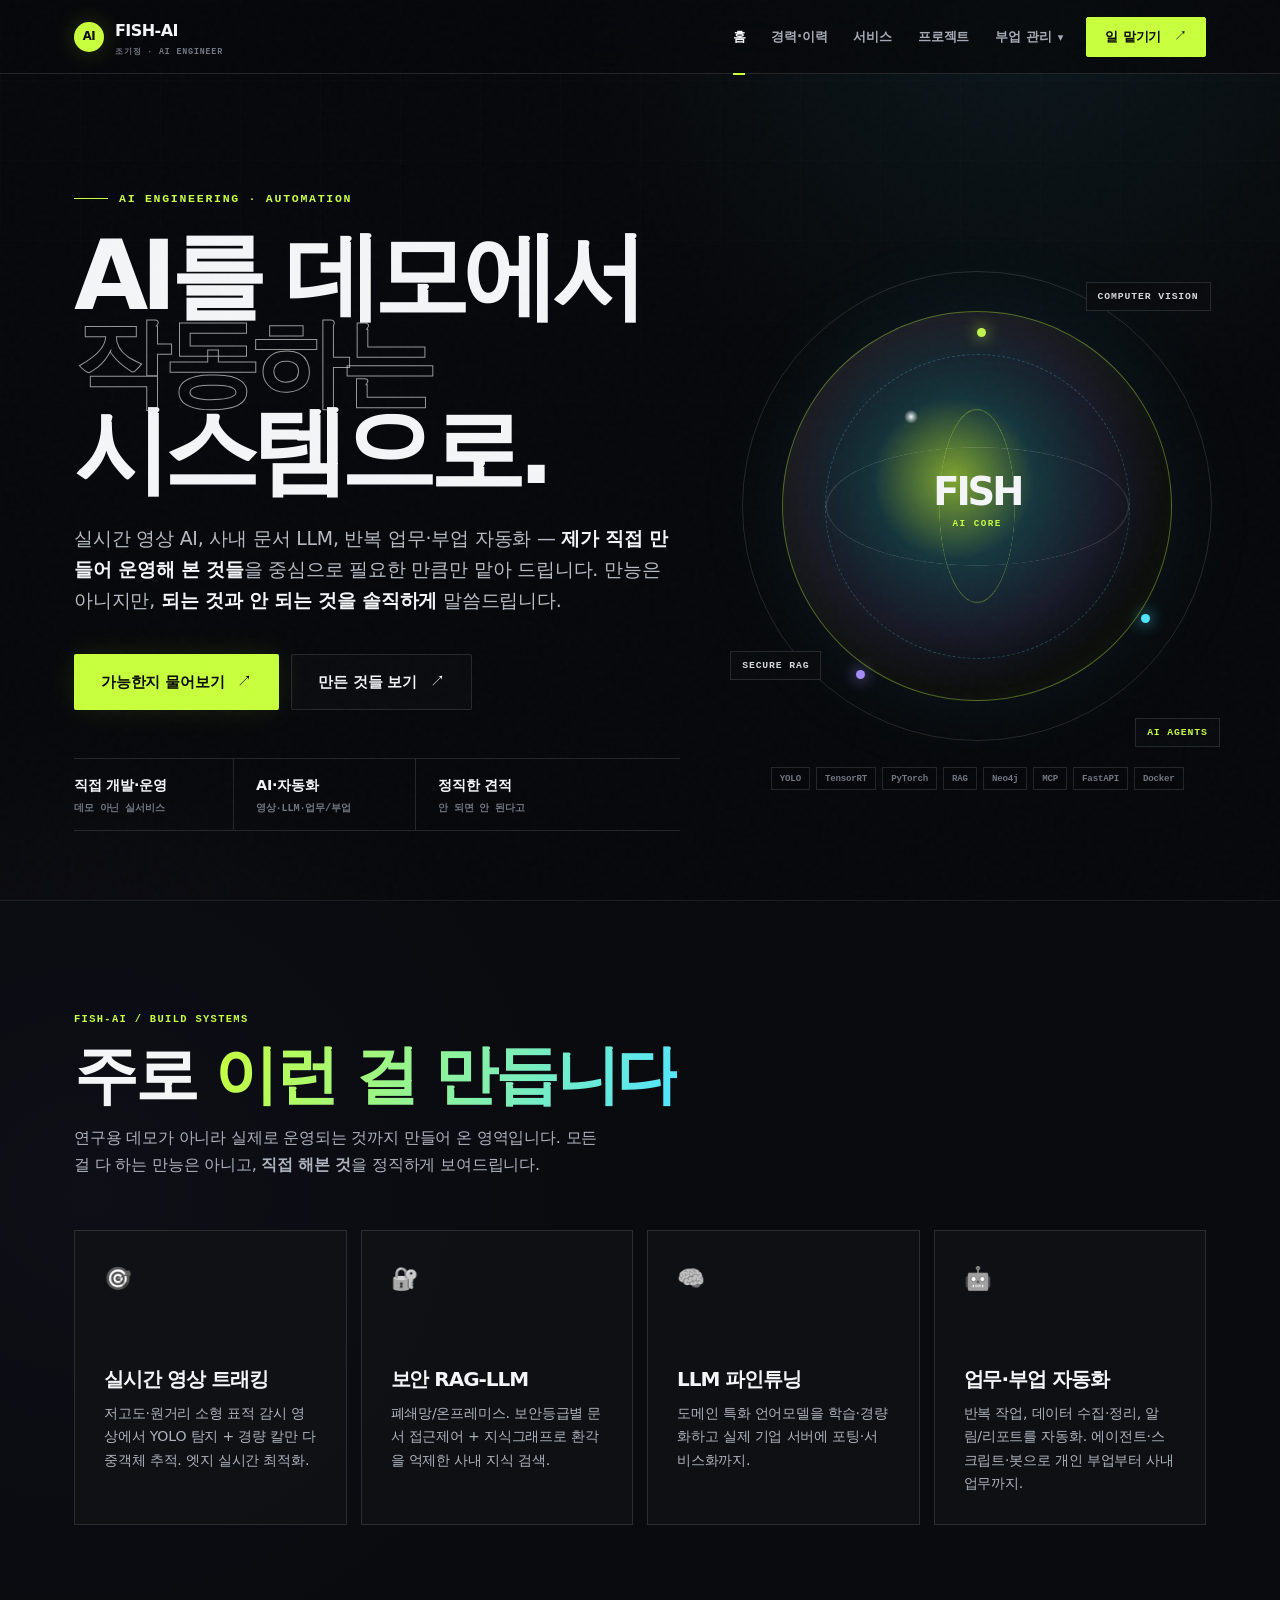
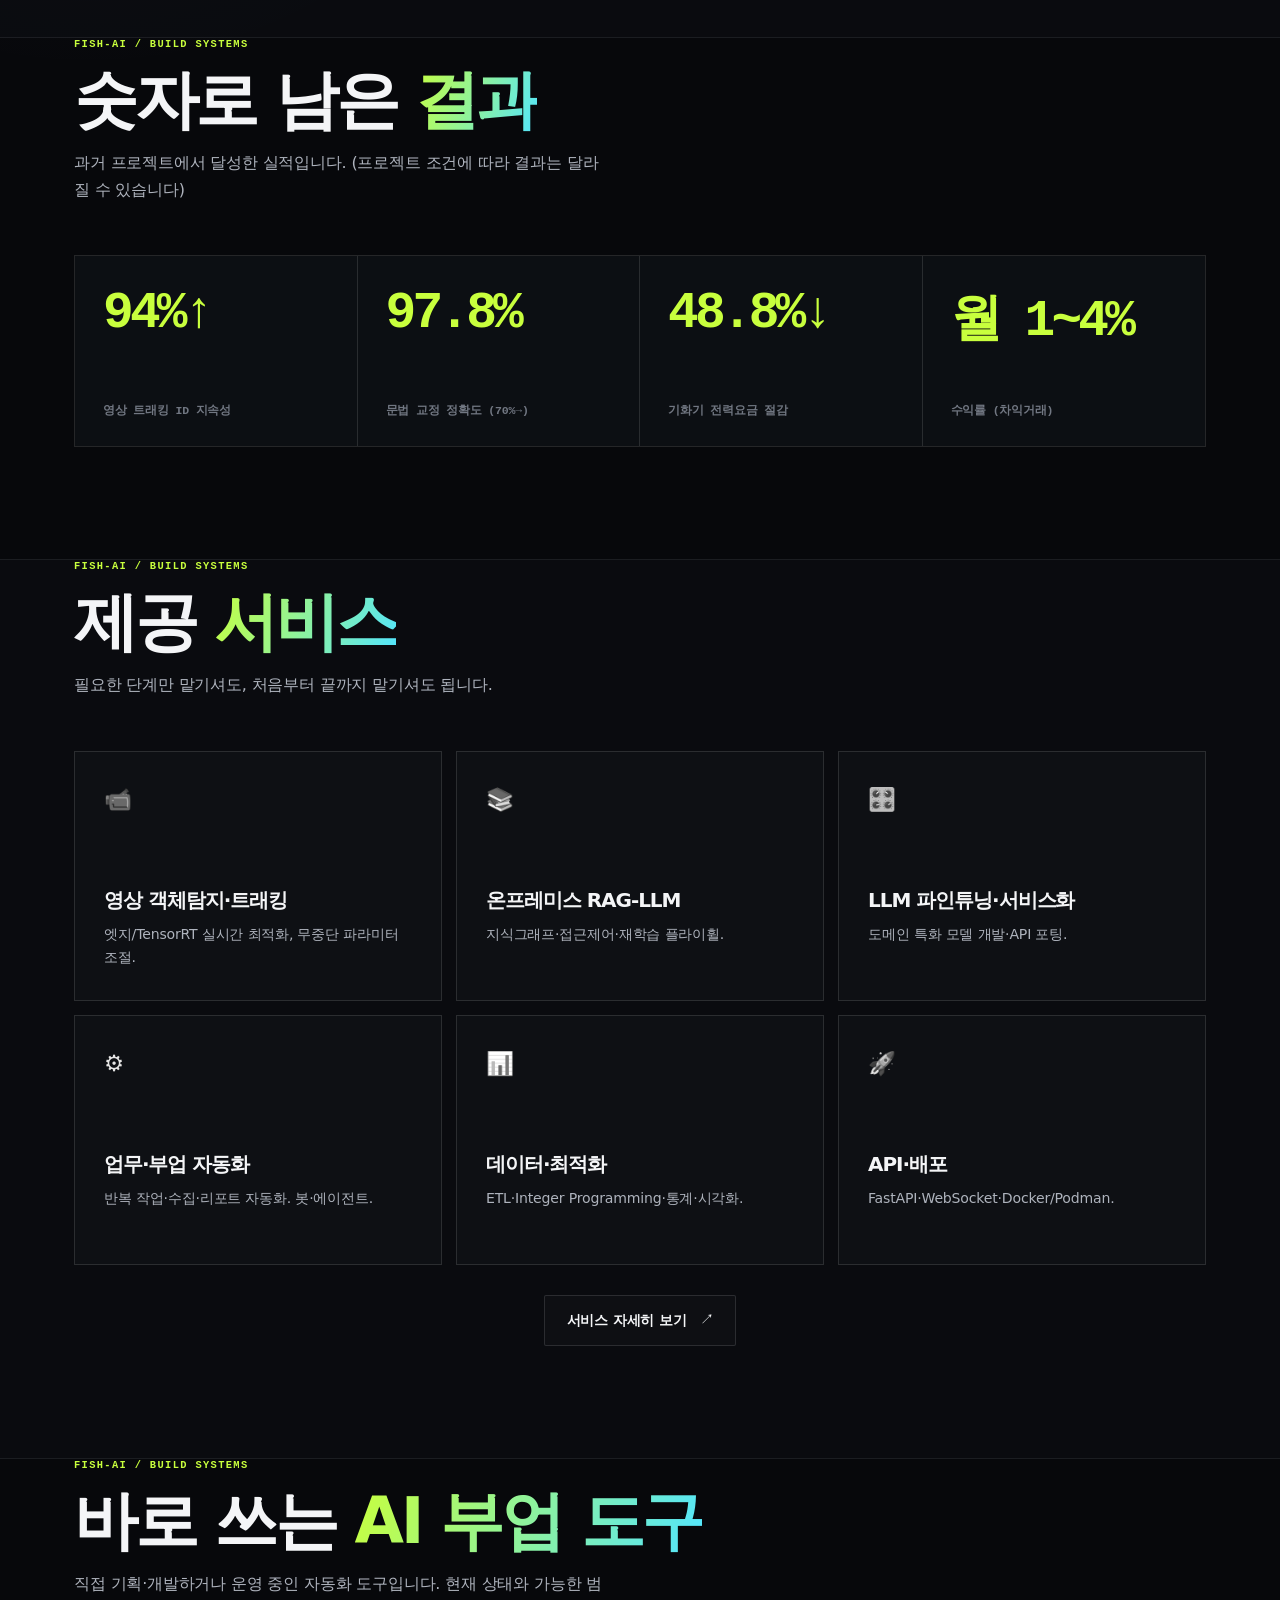
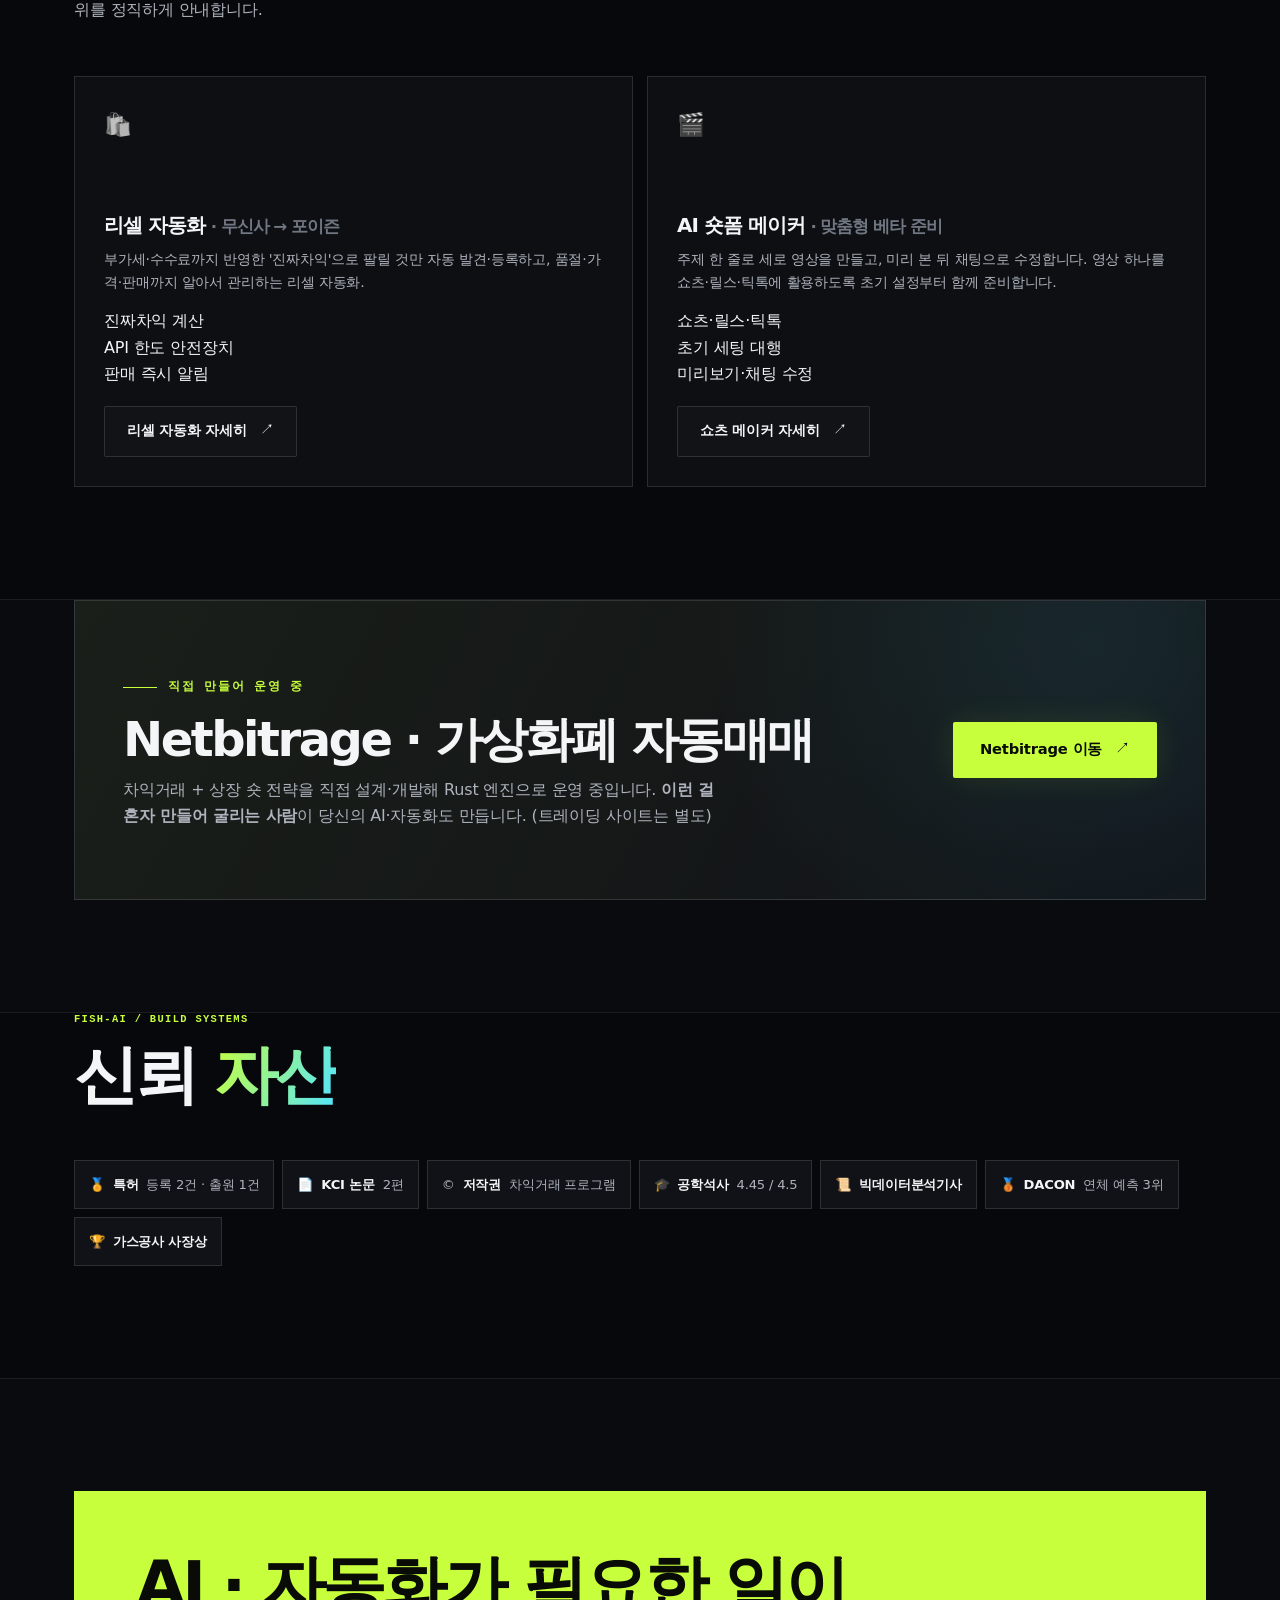
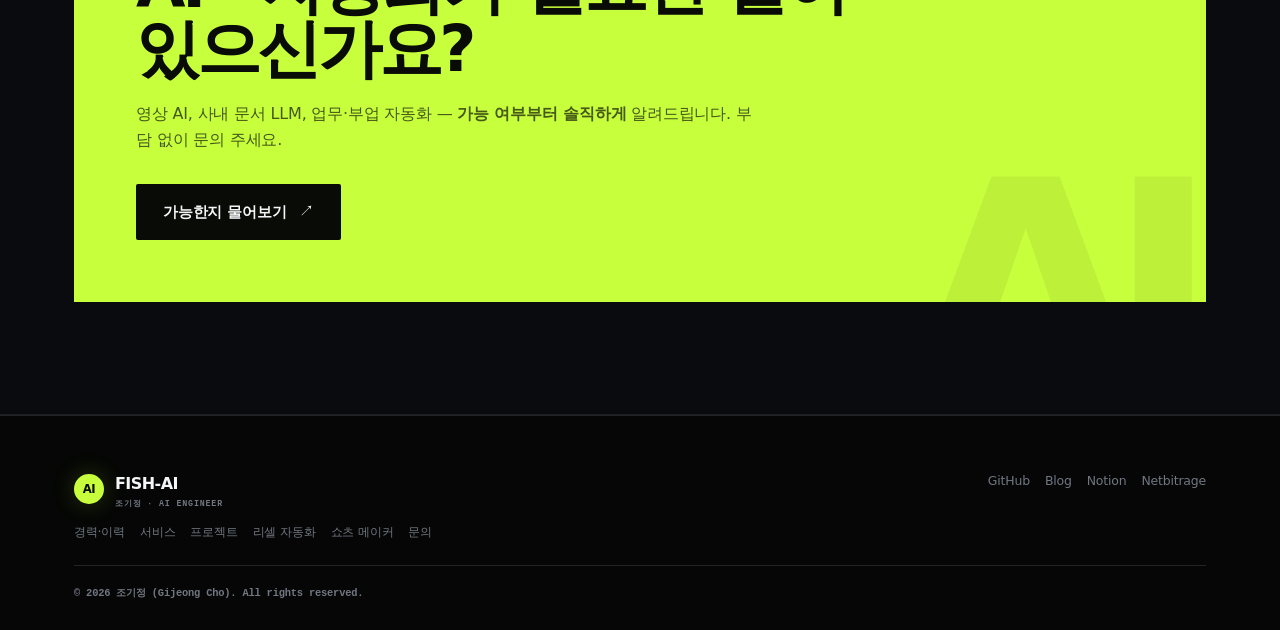
<file: index.html>
<!DOCTYPE html>
<html lang="ko">
<head>
  <meta charset="UTF-8" />
  <meta name="viewport" content="width=device-width, initial-scale=1.0" />
  <title>FISH-AI · AI 개발 & 자동화 | 영상 AI · 문서 LLM · 업무/부업 자동화</title>
  <meta name="description" content="AI·자동화가 필요하신가요? 실시간 영상 AI, 사내 문서 LLM, 반복 업무·부업 자동화를 직접 만들어 운영해 본 개발자가 필요한 만큼만 맡아 드립니다. 가능 여부부터 솔직하게." />
  <meta property="og:title" content="FISH-AI · AI 개발 & 자동화" />
  <meta property="og:description" content="영상 AI · 문서 LLM · 업무/부업 자동화. 직접 만들어 운영해 본 것들을 중심으로." />
  <meta property="og:type" content="website" />
  <link rel="stylesheet" href="css/style.css" />
  <link rel="stylesheet" href="css/style-v2.css" />
</head>
<body class="home-page">
  <!-- 헤더 -->
  <header class="site-header">
    <div class="wrap nav">
      <a class="brand" href="index.html">
        <span class="logo-mark">AI</span>
        <span>FISH-AI<small>조기정 · AI Engineer</small></span>
      </a>
      <nav class="nav-links">
        <a href="index.html">홈</a>
        <a href="about.html">경력·이력</a>
        <a href="services.html">서비스</a>
        <a href="projects.html">프로젝트</a>
        <div class="nav-dropdown">
          <button type="button" class="nav-drop-toggle" aria-haspopup="true" aria-expanded="false">부업 관리 <span class="caret">▾</span></button>
          <div class="nav-drop-menu">
            <a href="resell.html">리셀 자동화</a>
            <a href="make_shorts.html">쇼츠 메이커</a>
          </div>
        </div>
        <a class="btn btn-primary nav-cta" href="contact.html">일 맡기기</a>
      </nav>
      <button class="nav-toggle" aria-label="메뉴 열기">☰</button>
    </div>
  </header>

  <main>
    <!-- Hero -->
    <section class="hero">
      <div class="wrap hero-grid">
        <div class="reveal">
          <span class="eyebrow">AI Engineering · Automation</span>
          <h1>AI를 데모에서<br /><span class="grad-text">작동하는</span><br />시스템으로.</h1>
          <p class="lead">
            실시간 영상 AI, 사내 문서 LLM, 반복 업무·부업 자동화 — <b>제가 직접 만들어 운영해 본 것들</b>을
            중심으로 필요한 만큼만 맡아 드립니다. 만능은 아니지만, <b>되는 것과 안 되는 것을 솔직하게</b> 말씀드립니다.
          </p>
          <div class="hero-cta">
            <a class="btn btn-primary btn-lg" href="contact.html">가능한지 물어보기</a>
            <a class="btn btn-ghost btn-lg" href="projects.html">만든 것들 보기</a>
          </div>
          <div class="hero-meta">
            <div class="m"><b class="grad-text">직접 개발·운영</b><span>데모 아닌 실서비스</span></div>
            <div class="m"><b class="grad-text">AI·자동화</b><span>영상·LLM·업무/부업</span></div>
            <div class="m"><b class="grad-text">정직한 견적</b><span>안 되면 안 된다고</span></div>
          </div>
        </div>
        <div class="orb-stage reveal" aria-label="FISH-AI 기술 영역을 표현한 원형 AI 모형">
          <div class="orb-ring ring-one" aria-hidden="true">
            <span class="orb-node n1"></span>
            <span class="orb-node n2"></span>
            <span class="orb-node n3"></span>
          </div>
          <div class="orb-ring ring-two" aria-hidden="true"></div>
          <div class="ai-orb" aria-hidden="true">
            <span class="orb-core"><b>FISH</b><small>AI CORE</small></span>
          </div>
          <span class="orbit-label vision">Computer Vision</span>
          <span class="orbit-label rag">Secure RAG</span>
          <span class="orbit-label agent">AI Agents</span>
          <div class="orb-stack" aria-label="주요 기술 스택">
            <span>YOLO</span><span>TensorRT</span><span>PyTorch</span><span>RAG</span>
            <span>Neo4j</span><span>MCP</span><span>FastAPI</span><span>Docker</span>
          </div>
        </div>
      </div>
    </section>

    <!-- 핵심 강점 -->
    <section>
      <div class="wrap">
        <div class="section-head reveal">
          <h2 class="section-title">주로 <span class="grad-text">이런 걸 만듭니다</span></h2>
          <p class="section-sub">연구용 데모가 아니라 실제로 운영되는 것까지 만들어 온 영역입니다. 모든 걸 다 하는 만능은 아니고, <b>직접 해본 것</b>을 정직하게 보여드립니다.</p>
        </div>
        <div class="grid grid-4">
          <div class="card reveal">
            <div class="ico">🎯</div>
            <h3>실시간 영상 트래킹</h3>
            <p>저고도·원거리 소형 표적 감시 영상에서 YOLO 탐지 + 경량 칼만 다중객체 추적. 엣지 실시간 최적화.</p>
          </div>
          <div class="card reveal">
            <div class="ico">🔐</div>
            <h3>보안 RAG-LLM</h3>
            <p>폐쇄망/온프레미스. 보안등급별 문서 접근제어 + 지식그래프로 환각을 억제한 사내 지식 검색.</p>
          </div>
          <div class="card reveal">
            <div class="ico">🧠</div>
            <h3>LLM 파인튜닝</h3>
            <p>도메인 특화 언어모델을 학습·경량화하고 실제 기업 서버에 포팅·서비스화까지.</p>
          </div>
          <div class="card reveal">
            <div class="ico">🤖</div>
            <h3>업무·부업 자동화</h3>
            <p>반복 작업, 데이터 수집·정리, 알림/리포트를 자동화. 에이전트·스크립트·봇으로 개인 부업부터 사내 업무까지.</p>
          </div>
        </div>
      </div>
    </section>

    <!-- 대표 성과(정량) -->
    <section style="padding-top:0">
      <div class="wrap">
        <div class="section-head reveal">
          <h2 class="section-title">숫자로 남은 <span class="grad-text">결과</span></h2>
          <p class="section-sub">과거 프로젝트에서 달성한 실적입니다. (프로젝트 조건에 따라 결과는 달라질 수 있습니다)</p>
        </div>
        <div class="stats">
          <div class="stat reveal"><b class="grad-text">94%↑</b><span>영상 트래킹 ID 지속성</span></div>
          <div class="stat reveal"><b class="grad-text">97.8%</b><span>문법 교정 정확도 (70%→)</span></div>
          <div class="stat reveal"><b class="grad-text">48.8%↓</b><span>기화기 전력요금 절감</span></div>
          <div class="stat reveal"><b class="grad-text">월 1~4%</b><span>수익률 (차익거래)</span></div>
        </div>
      </div>
    </section>

    <!-- 서비스 요약 -->
    <section style="padding-top:0">
      <div class="wrap">
        <div class="section-head reveal">
          <h2 class="section-title">제공 <span class="grad-text">서비스</span></h2>
          <p class="section-sub">필요한 단계만 맡기셔도, 처음부터 끝까지 맡기셔도 됩니다.</p>
        </div>
        <div class="grid grid-3">
          <div class="card reveal"><div class="ico">📹</div><h3>영상 객체탐지·트래킹</h3><p>엣지/TensorRT 실시간 최적화, 무중단 파라미터 조절.</p></div>
          <div class="card reveal"><div class="ico">📚</div><h3>온프레미스 RAG-LLM</h3><p>지식그래프·접근제어·재학습 플라이휠.</p></div>
          <div class="card reveal"><div class="ico">🎛️</div><h3>LLM 파인튜닝·서비스화</h3><p>도메인 특화 모델 개발·API 포팅.</p></div>
          <div class="card reveal"><div class="ico">⚙️</div><h3>업무·부업 자동화</h3><p>반복 작업·수집·리포트 자동화. 봇·에이전트.</p></div>
          <div class="card reveal"><div class="ico">📊</div><h3>데이터·최적화</h3><p>ETL·Integer Programming·통계·시각화.</p></div>
          <div class="card reveal"><div class="ico">🚀</div><h3>API·배포</h3><p>FastAPI·WebSocket·Docker/Podman.</p></div>
        </div>
        <div style="text-align:center;margin-top:30px" class="reveal">
          <a class="btn btn-ghost" href="services.html">서비스 자세히 보기</a>
        </div>
      </div>
    </section>

    <!-- 바로 쓰는 AI 부업 도구 -->
    <section style="padding-top:0">
      <div class="wrap">
        <div class="section-head reveal">
          <h2 class="section-title">바로 쓰는 <span class="grad-text">AI 부업 도구</span></h2>
          <p class="section-sub">직접 기획·개발하거나 운영 중인 자동화 도구입니다. 현재 상태와 가능한 범위를 정직하게 안내합니다.</p>
        </div>
        <div class="grid grid-2">
          <div class="card reveal">
            <div class="ico">🛍️</div>
            <h3>리셀 자동화 <small style="color:var(--muted);font-weight:600">· 무신사 → 포이즌</small></h3>
            <p>부가세·수수료까지 반영한 '진짜차익'으로 팔릴 것만 자동 발견·등록하고, 품절·가격·판매까지 알아서 관리하는 리셀 자동화.</p>
            <div class="proj metrics" style="margin-top:14px">
              <span>진짜차익 계산</span><span>API 한도 안전장치</span><span>판매 즉시 알림</span>
            </div>
            <div style="margin-top:18px"><a class="btn btn-ghost" href="resell.html">리셀 자동화 자세히</a></div>
          </div>
          <div class="card reveal">
            <div class="ico">🎬</div>
            <h3>AI 숏폼 메이커 <small style="color:var(--muted);font-weight:600">· 맞춤형 베타 준비</small></h3>
            <p>주제 한 줄로 세로 영상을 만들고, 미리 본 뒤 채팅으로 수정합니다. 영상 하나를 쇼츠·릴스·틱톡에 활용하도록 초기 설정부터 함께 준비합니다.</p>
            <div class="proj metrics" style="margin-top:14px">
              <span>쇼츠·릴스·틱톡</span><span>초기 세팅 대행</span><span>미리보기·채팅 수정</span>
            </div>
            <div style="margin-top:18px"><a class="btn btn-ghost" href="make_shorts.html">쇼츠 메이커 자세히</a></div>
          </div>
        </div>
      </div>
    </section>

    <!-- Netbitrage -->
    <section style="padding-top:0">
      <div class="wrap">
        <div class="promo reveal">
          <div class="txt">
            <span class="eyebrow">직접 만들어 운영 중</span>
            <h3 style="margin-top:12px">Netbitrage · 가상화폐 자동매매</h3>
            <p>차익거래 + 상장 숏 전략을 직접 설계·개발해 Rust 엔진으로 운영 중입니다.
               <b>이런 걸 혼자 만들어 굴리는 사람</b>이 당신의 AI·자동화도 만듭니다. (트레이딩 사이트는 별도)</p>
          </div>
          <a class="btn btn-primary btn-lg" href="http://netbitrage.kro.kr" target="_blank" rel="noopener">Netbitrage 이동</a>
        </div>
      </div>
    </section>

    <!-- 신뢰 배지 -->
    <section style="padding-top:0">
      <div class="wrap">
        <div class="section-head reveal">
          <h2 class="section-title">신뢰 <span class="grad-text">자산</span></h2>
        </div>
        <div class="badges reveal">
          <span class="badge">🏅 <b>특허</b> 등록 2건 · 출원 1건</span>
          <span class="badge">📄 <b>KCI 논문</b> 2편</span>
          <span class="badge">©️ <b>저작권</b> 차익거래 프로그램</span>
          <span class="badge">🎓 <b>공학석사</b> 4.45 / 4.5</span>
          <span class="badge">📜 <b>빅데이터분석기사</b></span>
          <span class="badge">🥉 <b>DACON</b> 연체 예측 3위</span>
          <span class="badge">🏆 <b>가스공사 사장상</b></span>
        </div>
      </div>
    </section>

    <!-- CTA -->
    <section>
      <div class="wrap">
        <div class="cta-band reveal">
          <h2>AI · 자동화가 필요한 일이 있으신가요?</h2>
          <p>영상 AI, 사내 문서 LLM, 업무·부업 자동화 — <b>가능 여부부터 솔직하게</b> 알려드립니다. 부담 없이 문의 주세요.</p>
          <a class="btn btn-primary btn-lg" href="contact.html">가능한지 물어보기</a>
        </div>
      </div>
    </section>
  </main>

  <!-- 푸터 -->
  <footer class="site-footer">
    <div class="wrap">
      <div class="footer-grid">
        <div>
          <a class="brand" href="index.html"><span class="logo-mark">AI</span><span>FISH-AI<small>조기정 · AI Engineer</small></span></a>
          <div class="footer-links" style="margin-top:14px">
            <a href="about.html">경력·이력</a>
            <a href="services.html">서비스</a>
            <a href="projects.html">프로젝트</a>
            <a href="resell.html">리셀 자동화</a>
            <a href="make_shorts.html">쇼츠 메이커</a>
            <a href="contact.html">문의</a>
          </div>
        </div>
        <div class="footer-links" style="align-items:flex-start">
          <a href="https://github.com/GiJeongCho" target="_blank" rel="noopener">GitHub</a>
          <a href="https://wzxcv123.tistory.com/" target="_blank" rel="noopener">Blog</a>
          <a href="https://leaf-drill-a6f.notion.site/Profile_Gi_Jeong_Cho-66f60842a1c74bcc870d126a96f8743e" target="_blank" rel="noopener">Notion</a>
          <a href="http://netbitrage.kro.kr" target="_blank" rel="noopener">Netbitrage</a>
        </div>
      </div>
      <div class="copyright">© <span id="year">2026</span> 조기정 (Gijeong Cho). All rights reserved.</div>
    </div>
  </footer>

  <script src="js/main.js"></script>
</body>
</html>
</file>
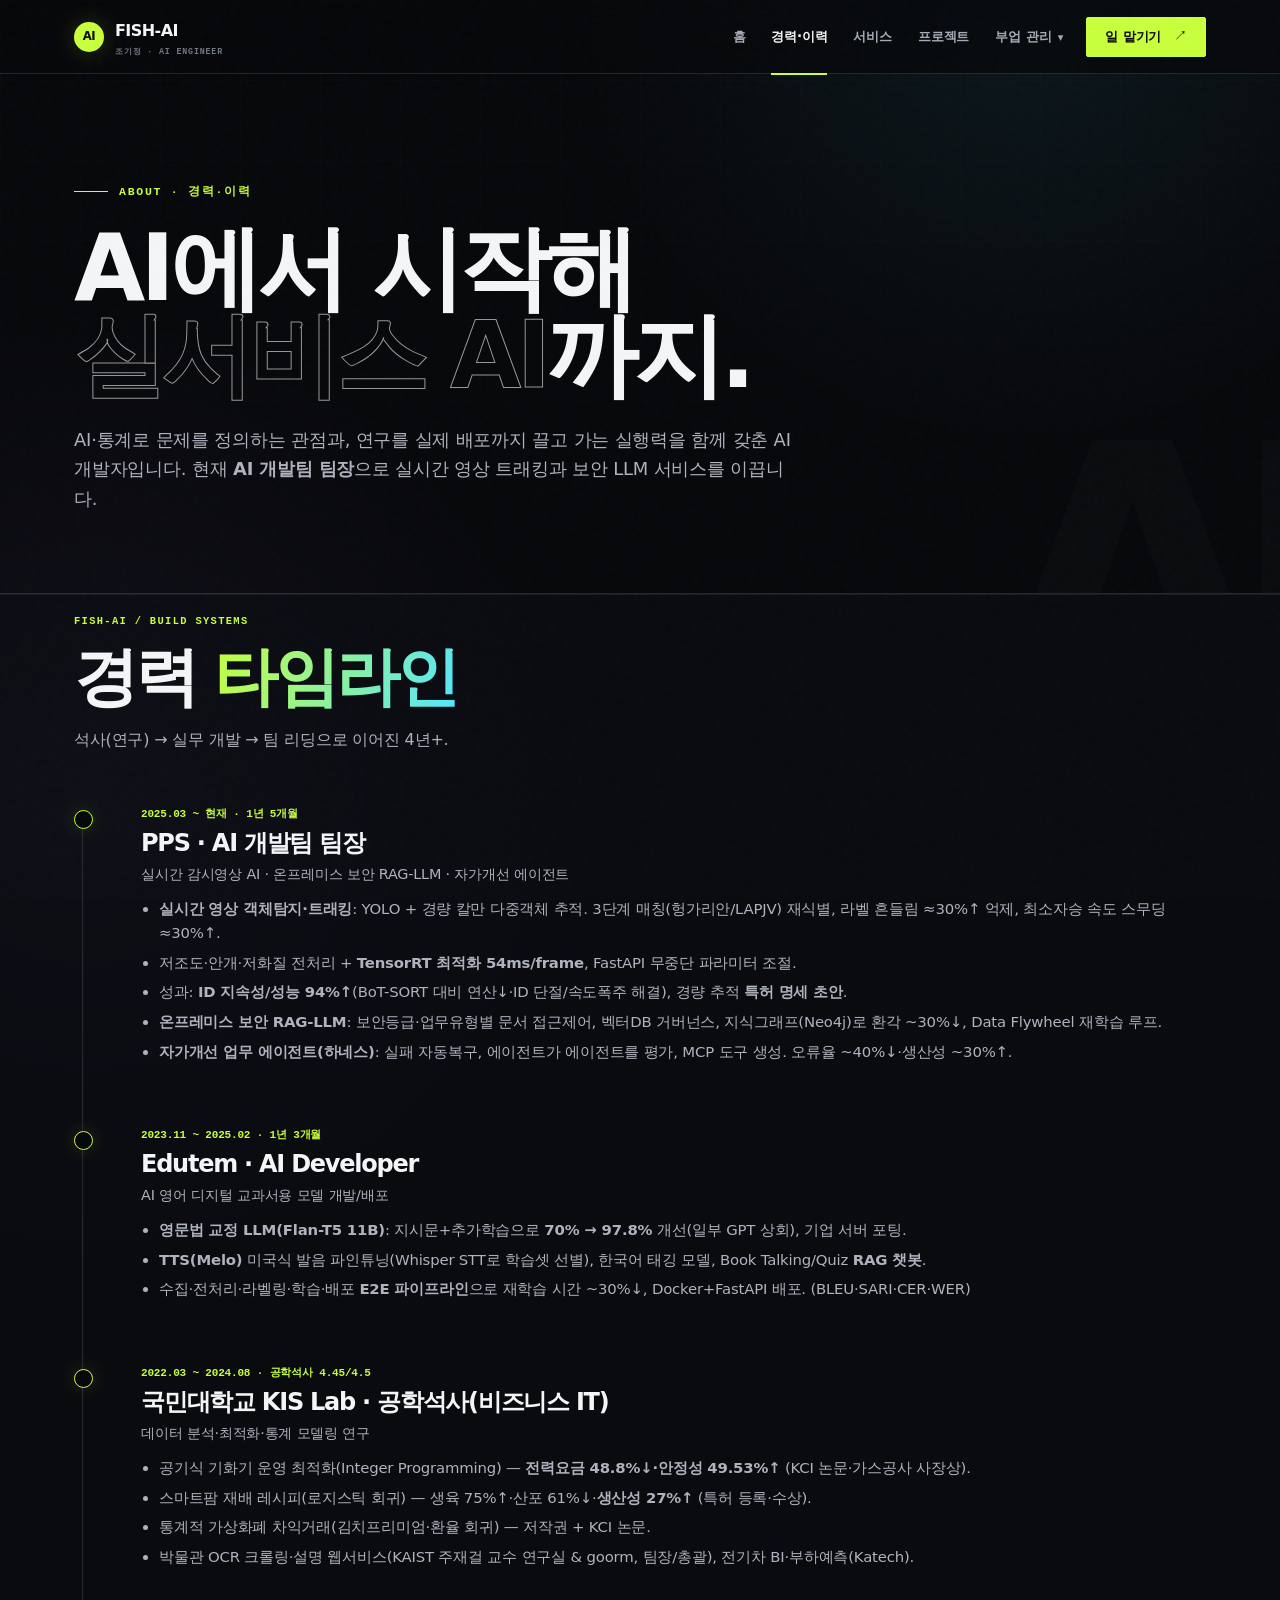
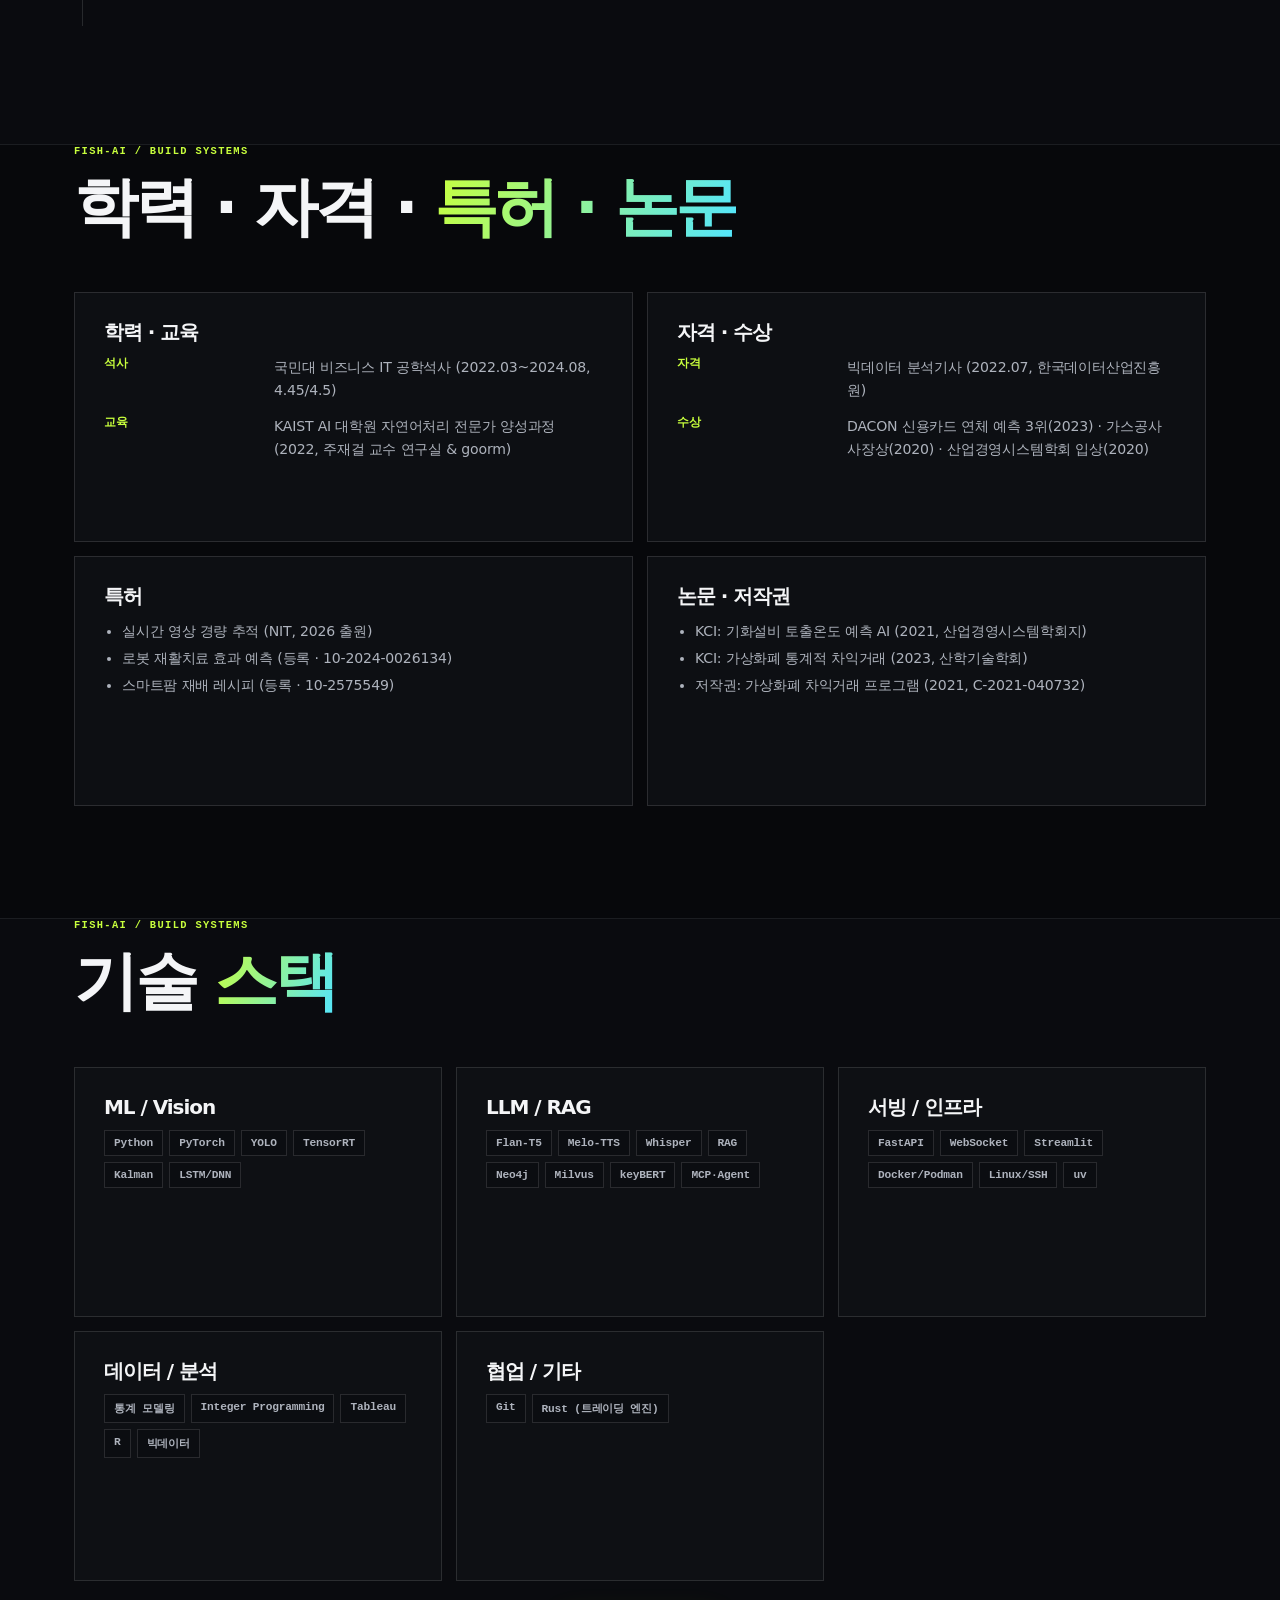
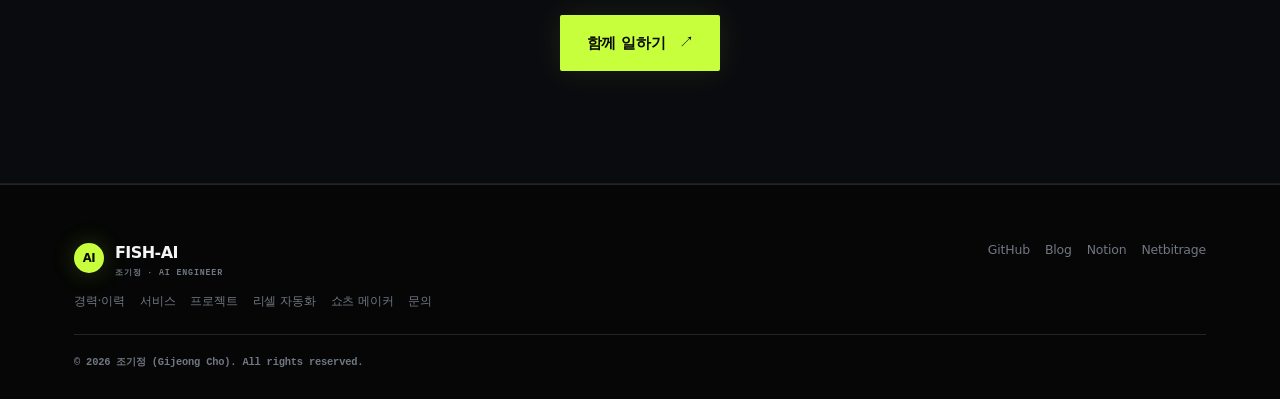
<file: about.html>
<!DOCTYPE html>
<html lang="ko">
<head>
  <meta charset="UTF-8" />
  <meta name="viewport" content="width=device-width, initial-scale=1.0" />
  <title>경력·이력 | 조기정 · AI 개발</title>
  <meta name="description" content="조기정 AI 개발자의 경력 타임라인(국민대 석사 → Edutem → PPS 팀장), 학력·자격·수상·특허·논문·기술 스택." />
  <link rel="stylesheet" href="css/style.css" />
  <link rel="stylesheet" href="css/style-v2.css" />
</head>
<body>
  <header class="site-header">
    <div class="wrap nav">
      <a class="brand" href="index.html"><span class="logo-mark">AI</span><span>FISH-AI<small>조기정 · AI Engineer</small></span></a>
      <nav class="nav-links">
        <a href="index.html">홈</a>
        <a href="about.html">경력·이력</a>
        <a href="services.html">서비스</a>
        <a href="projects.html">프로젝트</a>
        <div class="nav-dropdown">
          <button type="button" class="nav-drop-toggle" aria-haspopup="true" aria-expanded="false">부업 관리 <span class="caret">▾</span></button>
          <div class="nav-drop-menu">
            <a href="resell.html">리셀 자동화</a>
            <a href="make_shorts.html">쇼츠 메이커</a>
          </div>
        </div>
        <a class="btn btn-primary nav-cta" href="contact.html">일 맡기기</a>
      </nav>
      <button class="nav-toggle" aria-label="메뉴 열기">☰</button>
    </div>
  </header>

  <main>
    <section class="hero" style="padding-bottom:30px">
      <div class="wrap reveal">
        <span class="eyebrow">About · 경력·이력</span>
        <h1 style="font-size:clamp(2rem,4.6vw,3rem);margin-top:16px">AI에서 시작해<br /><span class="grad-text">실서비스 AI</span>까지.</h1>
        <p class="lead">
          AI·통계로 문제를 정의하는 관점과, 연구를 실제 배포까지 끌고 가는 실행력을 함께 갖춘
          AI 개발자입니다. 현재 <b>AI 개발팀 팀장</b>으로 실시간 영상 트래킹과 보안 LLM 서비스를 이끕니다.
        </p>
      </div>
    </section>

    <!-- 경력 타임라인 -->
    <section style="padding-top:20px">
      <div class="wrap">
        <div class="section-head reveal">
          <h2 class="section-title">경력 <span class="grad-text">타임라인</span></h2>
          <p class="section-sub">석사(연구) → 실무 개발 → 팀 리딩으로 이어진 4년+.</p>
        </div>
        <div class="timeline">
          <div class="tl-item reveal">
            <div class="period">2025.03 ~ 현재 · 1년 5개월</div>
            <h3>PPS · AI 개발팀 팀장</h3>
            <div class="org">실시간 감시영상 AI · 온프레미스 보안 RAG-LLM · 자가개선 에이전트</div>
            <ul>
              <li><b>실시간 영상 객체탐지·트래킹</b>: YOLO + 경량 칼만 다중객체 추적. 3단계 매칭(헝가리안/LAPJV) 재식별, 라벨 흔들림 ≈30%↑ 억제, 최소자승 속도 스무딩 ≈30%↑.</li>
              <li>저조도·안개·저화질 전처리 + <b>TensorRT 최적화 54ms/frame</b>, FastAPI 무중단 파라미터 조절.</li>
              <li>성과: <b>ID 지속성/성능 94%↑</b>(BoT-SORT 대비 연산↓·ID 단절/속도폭주 해결), 경량 추적 <b>특허 명세 초안</b>.</li>
              <li><b>온프레미스 보안 RAG-LLM</b>: 보안등급·업무유형별 문서 접근제어, 벡터DB 거버넌스, 지식그래프(Neo4j)로 환각 ~30%↓, Data Flywheel 재학습 루프.</li>
              <li><b>자가개선 업무 에이전트(하네스)</b>: 실패 자동복구, 에이전트가 에이전트를 평가, MCP 도구 생성. 오류율 ~40%↓·생산성 ~30%↑.</li>
            </ul>
          </div>
          <div class="tl-item reveal">
            <div class="period">2023.11 ~ 2025.02 · 1년 3개월</div>
            <h3>Edutem · AI Developer</h3>
            <div class="org">AI 영어 디지털 교과서용 모델 개발/배포</div>
            <ul>
              <li><b>영문법 교정 LLM(Flan-T5 11B)</b>: 지시문+추가학습으로 <b>70% → 97.8%</b> 개선(일부 GPT 상회), 기업 서버 포팅.</li>
              <li><b>TTS(Melo)</b> 미국식 발음 파인튜닝(Whisper STT로 학습셋 선별), 한국어 태깅 모델, Book Talking/Quiz <b>RAG 챗봇</b>.</li>
              <li>수집·전처리·라벨링·학습·배포 <b>E2E 파이프라인</b>으로 재학습 시간 ~30%↓, Docker+FastAPI 배포. (BLEU·SARI·CER·WER)</li>
            </ul>
          </div>
          <div class="tl-item reveal">
            <div class="period">2022.03 ~ 2024.08 · 공학석사 4.45/4.5</div>
            <h3>국민대학교 KIS Lab · 공학석사(비즈니스 IT)</h3>
            <div class="org">데이터 분석·최적화·통계 모델링 연구</div>
            <ul>
              <li>공기식 기화기 운영 최적화(Integer Programming) — <b>전력요금 48.8%↓·안정성 49.53%↑</b> (KCI 논문·가스공사 사장상).</li>
              <li>스마트팜 재배 레시피(로지스틱 회귀) — 생육 75%↑·산포 61%↓·<b>생산성 27%↑</b> (특허 등록·수상).</li>
              <li>통계적 가상화폐 차익거래(김치프리미엄·환율 회귀) — 저작권 + KCI 논문.</li>
              <li>박물관 OCR 크롤링·설명 웹서비스(KAIST 주재걸 교수 연구실 & goorm, 팀장/총괄), 전기차 BI·부하예측(Katech).</li>
            </ul>
          </div>
        </div>
      </div>
    </section>

    <!-- 학력/자격/수상/특허/논문 -->
    <section style="padding-top:0">
      <div class="wrap">
        <div class="section-head reveal">
          <h2 class="section-title">학력 · 자격 · <span class="grad-text">특허 · 논문</span></h2>
        </div>
        <div class="grid grid-2">
          <div class="card reveal">
            <h3>학력 · 교육</h3>
            <dl class="def-list" style="margin-top:12px">
              <dt>석사</dt><dd>국민대 비즈니스 IT 공학석사 (2022.03~2024.08, 4.45/4.5)</dd>
              <dt>교육</dt><dd>KAIST AI 대학원 자연어처리 전문가 양성과정 (2022, 주재걸 교수 연구실 & goorm)</dd>
            </dl>
          </div>
          <div class="card reveal">
            <h3>자격 · 수상</h3>
            <dl class="def-list" style="margin-top:12px">
              <dt>자격</dt><dd>빅데이터 분석기사 (2022.07, 한국데이터산업진흥원)</dd>
              <dt>수상</dt><dd>DACON 신용카드 연체 예측 3위(2023) · 가스공사 사장상(2020) · 산업경영시스템학회 입상(2020)</dd>
            </dl>
          </div>
          <div class="card reveal">
            <h3>특허</h3>
            <ul style="margin-top:8px">
              <li>실시간 영상 경량 추적 (NIT, 2026 출원)</li>
              <li>로봇 재활치료 효과 예측 (등록 · 10-2024-0026134)</li>
              <li>스마트팜 재배 레시피 (등록 · 10-2575549)</li>
            </ul>
          </div>
          <div class="card reveal">
            <h3>논문 · 저작권</h3>
            <ul style="margin-top:8px">
              <li>KCI: 기화설비 토출온도 예측 AI (2021, 산업경영시스템학회지)</li>
              <li>KCI: 가상화폐 통계적 차익거래 (2023, 산학기술학회)</li>
              <li>저작권: 가상화폐 차익거래 프로그램 (2021, C-2021-040732)</li>
            </ul>
          </div>
        </div>
      </div>
    </section>

    <!-- 기술 스택 -->
    <section style="padding-top:0">
      <div class="wrap">
        <div class="section-head reveal">
          <h2 class="section-title">기술 <span class="grad-text">스택</span></h2>
        </div>
        <div class="grid grid-3">
          <div class="card reveal"><h3>ML / Vision</h3><div class="skill-tags" style="margin-top:12px"><span>Python</span><span>PyTorch</span><span>YOLO</span><span>TensorRT</span><span>Kalman</span><span>LSTM/DNN</span></div></div>
          <div class="card reveal"><h3>LLM / RAG</h3><div class="skill-tags" style="margin-top:12px"><span>Flan-T5</span><span>Melo-TTS</span><span>Whisper</span><span>RAG</span><span>Neo4j</span><span>Milvus</span><span>keyBERT</span><span>MCP·Agent</span></div></div>
          <div class="card reveal"><h3>서빙 / 인프라</h3><div class="skill-tags" style="margin-top:12px"><span>FastAPI</span><span>WebSocket</span><span>Streamlit</span><span>Docker/Podman</span><span>Linux/SSH</span><span>uv</span></div></div>
          <div class="card reveal"><h3>데이터 / 분석</h3><div class="skill-tags" style="margin-top:12px"><span>통계 모델링</span><span>Integer Programming</span><span>Tableau</span><span>R</span><span>빅데이터</span></div></div>
          <div class="card reveal"><h3>협업 / 기타</h3><div class="skill-tags" style="margin-top:12px"><span>Git</span><span>Rust (트레이딩 엔진)</span></div></div>
        </div>
        <div style="text-align:center;margin-top:34px" class="reveal">
          <a class="btn btn-primary btn-lg" href="contact.html">함께 일하기</a>
        </div>
      </div>
    </section>
  </main>

  <footer class="site-footer">
    <div class="wrap">
      <div class="footer-grid">
        <div>
          <a class="brand" href="index.html"><span class="logo-mark">AI</span><span>FISH-AI<small>조기정 · AI Engineer</small></span></a>
          <div class="footer-links" style="margin-top:14px">
            <a href="about.html">경력·이력</a><a href="services.html">서비스</a><a href="projects.html">프로젝트</a><a href="resell.html">리셀 자동화</a><a href="make_shorts.html">쇼츠 메이커</a><a href="contact.html">문의</a>
          </div>
        </div>
        <div class="footer-links" style="align-items:flex-start">
          <a href="https://github.com/GiJeongCho" target="_blank" rel="noopener">GitHub</a>
          <a href="https://wzxcv123.tistory.com/" target="_blank" rel="noopener">Blog</a>
          <a href="https://leaf-drill-a6f.notion.site/Profile_Gi_Jeong_Cho-66f60842a1c74bcc870d126a96f8743e" target="_blank" rel="noopener">Notion</a>
          <a href="http://netbitrage.kro.kr" target="_blank" rel="noopener">Netbitrage</a>
        </div>
      </div>
      <div class="copyright">© <span id="year">2026</span> 조기정 (Gijeong Cho). All rights reserved.</div>
    </div>
  </footer>

  <script src="js/main.js"></script>
</body>
</html>
</file>
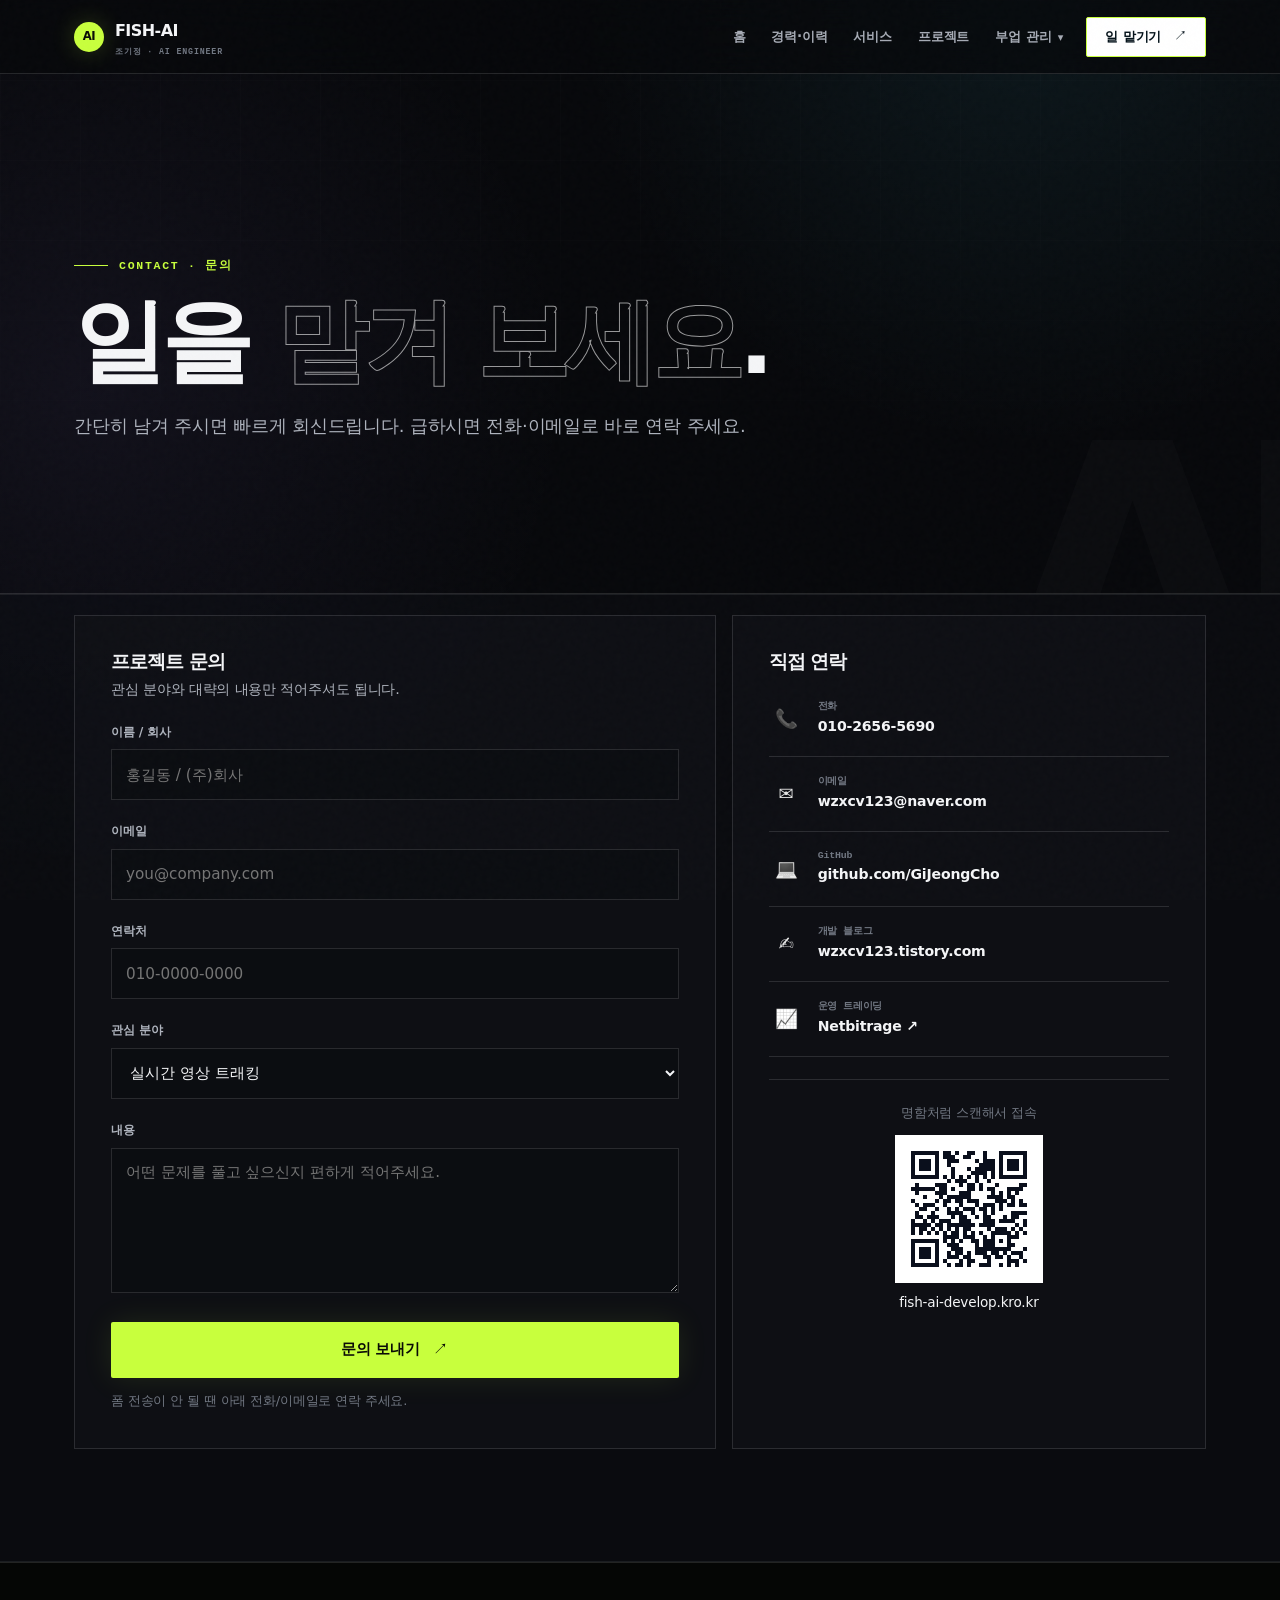
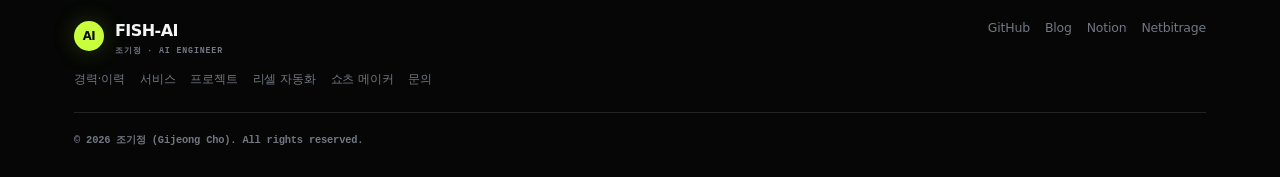
<file: contact.html>
<!DOCTYPE html>
<html lang="ko">
<head>
  <meta charset="UTF-8" />
  <meta name="viewport" content="width=device-width, initial-scale=1.0" />
  <title>문의 | 조기정 · AI 개발</title>
  <meta name="description" content="AI 개발 문의: 문의 폼 · 전화 010-2656-5690 · 이메일 · QR. 영상 트래킹/RAG-LLM/파인튜닝/자동화 상담." />
  <link rel="stylesheet" href="css/style.css" />
  <link rel="stylesheet" href="css/style-v2.css" />
</head>
<body>
  <header class="site-header">
    <div class="wrap nav">
      <a class="brand" href="index.html"><span class="logo-mark">AI</span><span>FISH-AI<small>조기정 · AI Engineer</small></span></a>
      <nav class="nav-links">
        <a href="index.html">홈</a>
        <a href="about.html">경력·이력</a>
        <a href="services.html">서비스</a>
        <a href="projects.html">프로젝트</a>
        <div class="nav-dropdown">
          <button type="button" class="nav-drop-toggle" aria-haspopup="true" aria-expanded="false">부업 관리 <span class="caret">▾</span></button>
          <div class="nav-drop-menu">
            <a href="resell.html">리셀 자동화</a>
            <a href="make_shorts.html">쇼츠 메이커</a>
          </div>
        </div>
        <a class="btn btn-primary nav-cta" href="contact.html">일 맡기기</a>
      </nav>
      <button class="nav-toggle" aria-label="메뉴 열기">☰</button>
    </div>
  </header>

  <main>
    <section class="hero" style="padding-bottom:20px">
      <div class="wrap reveal">
        <span class="eyebrow">Contact · 문의</span>
        <h1 style="font-size:clamp(2rem,4.6vw,3rem);margin-top:16px">일을 <span class="grad-text">맡겨 보세요</span>.</h1>
        <p class="lead">간단히 남겨 주시면 빠르게 회신드립니다. 급하시면 전화·이메일로 바로 연락 주세요.</p>
      </div>
    </section>

    <section style="padding-top:20px">
      <div class="wrap contact-grid">
        <!-- 문의 폼 -->
        <div class="form-panel reveal">
          <h3 style="margin-bottom:6px">프로젝트 문의</h3>
          <p style="color:var(--text-2);font-size:0.9rem;margin-bottom:20px">관심 분야와 대략의 내용만 적어주셔도 됩니다.</p>
          <form id="contact-form">
            <!-- Web3Forms Access Key: 발급 후 아래 값 교체 (백엔드 불필요) -->
            <input type="hidden" name="access_key" value="57cc4300-8810-4097-89d7-a27c0b58a604" />
            <input type="hidden" name="subject" value="[fish-ai-develop] 새 프로젝트 문의" />
            <input type="checkbox" name="botcheck" style="display:none" />

            <div class="field">
              <label for="name">이름 / 회사</label>
              <input id="name" type="text" name="name" required placeholder="홍길동 / (주)회사" />
            </div>
            <div class="field">
              <label for="email">이메일</label>
              <input id="email" type="email" name="email" required placeholder="you@company.com" />
            </div>
            <div class="field">
              <label for="phone">연락처</label>
              <input id="phone" type="tel" name="phone" placeholder="010-0000-0000" />
            </div>
            <div class="field">
              <label for="topic">관심 분야</label>
              <select id="topic" name="topic">
                <option data-topic="vision">실시간 영상 트래킹</option>
                <option data-topic="rag">온프레미스 보안 RAG-LLM</option>
                <option data-topic="finetuning">LLM 파인튜닝</option>
                <option data-topic="automation">AI 에이전트·자동화</option>
                <option data-topic="shorts">AI 쇼츠 메이커 맞춤 세팅</option>
                <option data-topic="resell">리셀 자동화</option>
                <option data-topic="data">데이터·최적화</option>
                <option data-topic="etc">기타</option>
              </select>
            </div>
            <div class="field">
              <label for="message">내용</label>
              <textarea id="message" name="message" required placeholder="어떤 문제를 풀고 싶으신지 편하게 적어주세요."></textarea>
            </div>
            <button class="btn btn-primary btn-lg" type="submit" style="width:100%">문의 보내기</button>
            <p id="form-status" class="form-note" role="status" style="margin-top:12px"></p>
            <p class="form-note">폼 전송이 안 될 땐 아래 전화/이메일로 연락 주세요.</p>
          </form>
        </div>

        <!-- 연락처 + QR -->
        <div class="info-panel reveal">
          <h3 style="margin-bottom:10px">직접 연락</h3>
          <div class="info-row">
            <div class="ico">📞</div>
            <div><div class="t">전화</div><a class="v" href="tel:010-2656-5690">010-2656-5690</a></div>
          </div>
          <div class="info-row">
            <div class="ico">✉️</div>
            <div><div class="t">이메일</div><a class="v" href="mailto:wzxcv123@naver.com">wzxcv123@naver.com</a></div>
          </div>
          <div class="info-row">
            <div class="ico">💻</div>
            <div><div class="t">GitHub</div><a class="v" href="https://github.com/GiJeongCho" target="_blank" rel="noopener">github.com/GiJeongCho</a></div>
          </div>
          <div class="info-row">
            <div class="ico">✍️</div>
            <div><div class="t">개발 블로그</div><a class="v" href="https://wzxcv123.tistory.com/" target="_blank" rel="noopener">wzxcv123.tistory.com</a></div>
          </div>
          <div class="info-row">
            <div class="ico">📈</div>
            <div><div class="t">운영 트레이딩</div><a class="v" href="http://netbitrage.kro.kr" target="_blank" rel="noopener">Netbitrage ↗</a></div>
          </div>

          <div class="qr-box">
            <div class="t" style="color:var(--muted);font-size:0.8rem">명함처럼 스캔해서 접속</div>
            <img src="image/qr-fish-ai-develop.png" alt="fish-ai-develop.kro.kr QR 코드"
                 onerror="this.style.display='none';this.nextElementSibling.style.display='grid';" />
            <div class="qr-fallback" style="display:none">QR 준비 중<br />fish-ai-develop.kro.kr</div>
            <div class="v" style="font-size:0.85rem"><a href="http://fish-ai-develop.kro.kr" target="_blank" rel="noopener">fish-ai-develop.kro.kr</a></div>
          </div>
        </div>
      </div>
    </section>
  </main>

  <footer class="site-footer">
    <div class="wrap">
      <div class="footer-grid">
        <div>
          <a class="brand" href="index.html"><span class="logo-mark">AI</span><span>FISH-AI<small>조기정 · AI Engineer</small></span></a>
          <div class="footer-links" style="margin-top:14px">
            <a href="about.html">경력·이력</a><a href="services.html">서비스</a><a href="projects.html">프로젝트</a><a href="resell.html">리셀 자동화</a><a href="make_shorts.html">쇼츠 메이커</a><a href="contact.html">문의</a>
          </div>
        </div>
        <div class="footer-links" style="align-items:flex-start">
          <a href="https://github.com/GiJeongCho" target="_blank" rel="noopener">GitHub</a>
          <a href="https://wzxcv123.tistory.com/" target="_blank" rel="noopener">Blog</a>
          <a href="https://leaf-drill-a6f.notion.site/Profile_Gi_Jeong_Cho-66f60842a1c74bcc870d126a96f8743e" target="_blank" rel="noopener">Notion</a>
          <a href="http://netbitrage.kro.kr" target="_blank" rel="noopener">Netbitrage</a>
        </div>
      </div>
      <div class="copyright">© <span id="year">2026</span> 조기정 (Gijeong Cho). All rights reserved.</div>
    </div>
  </footer>

  <script src="js/main.js"></script>
</body>
</html>
</file>
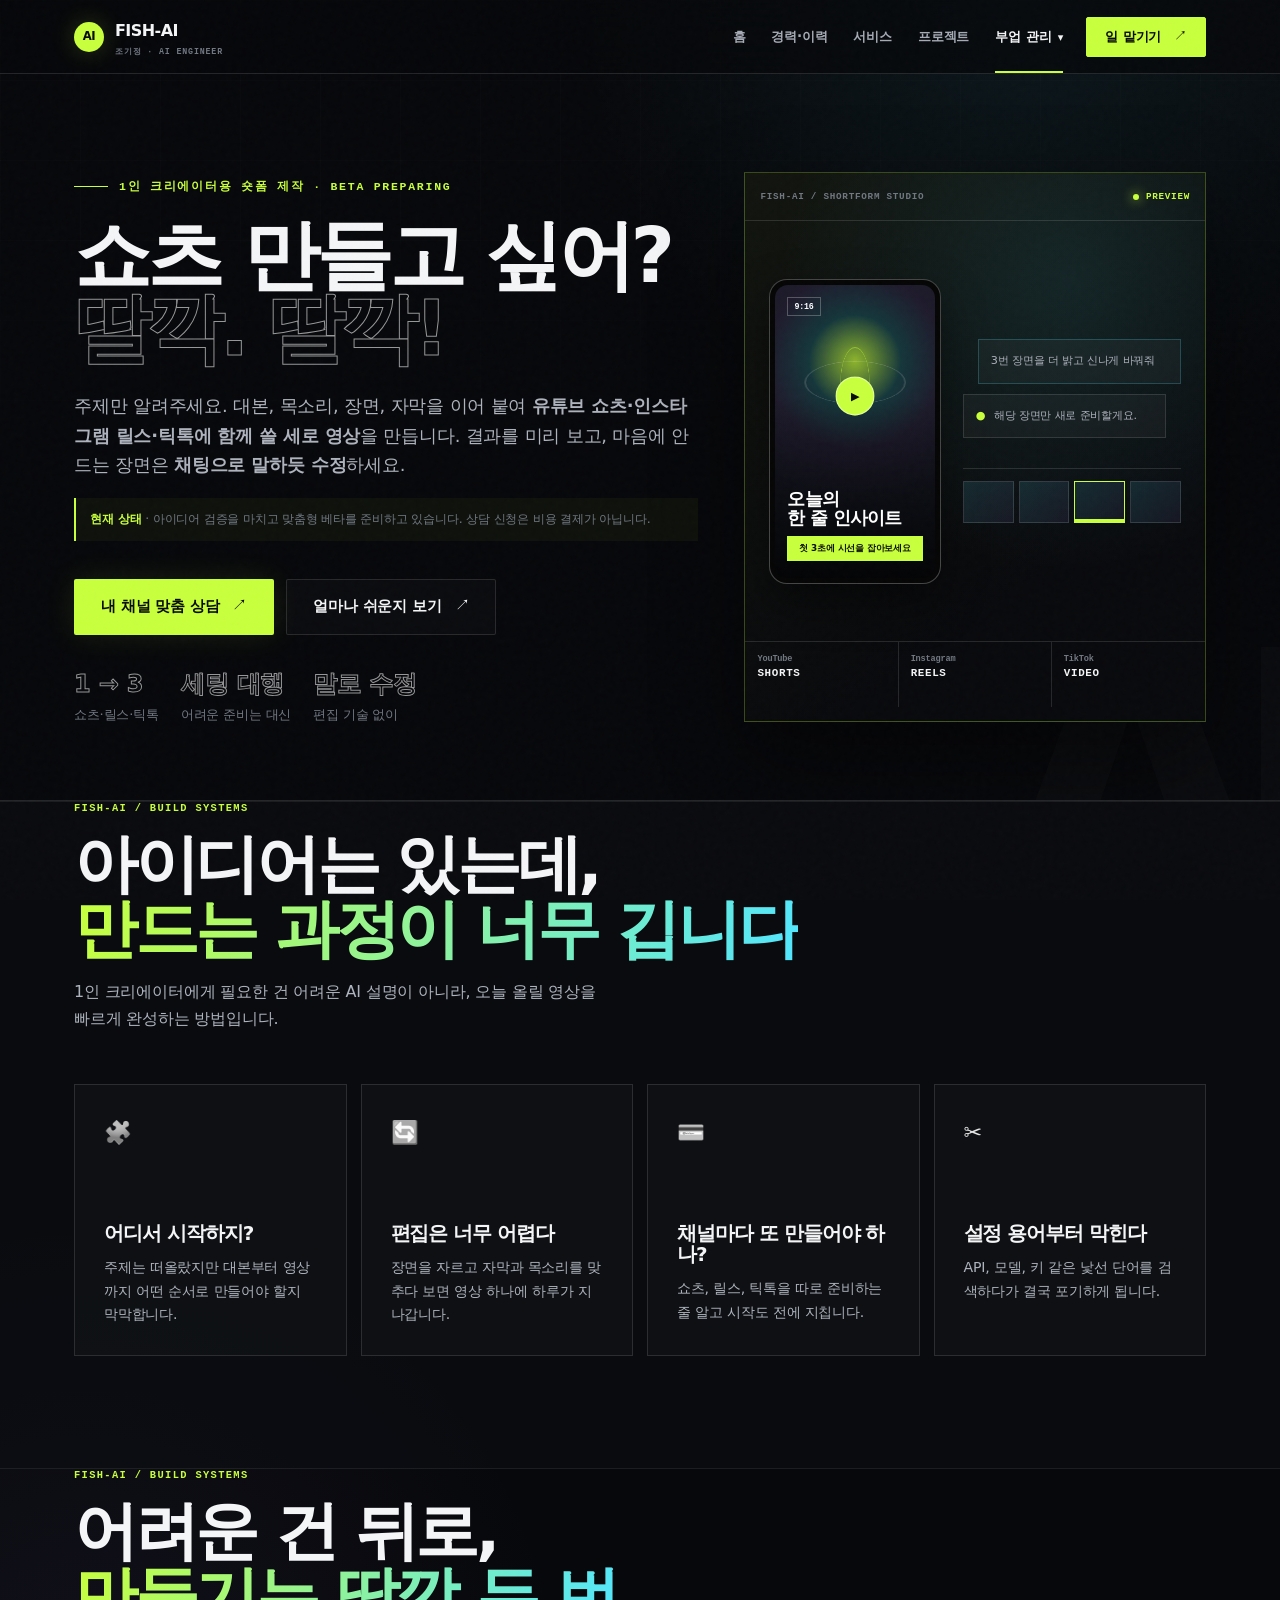
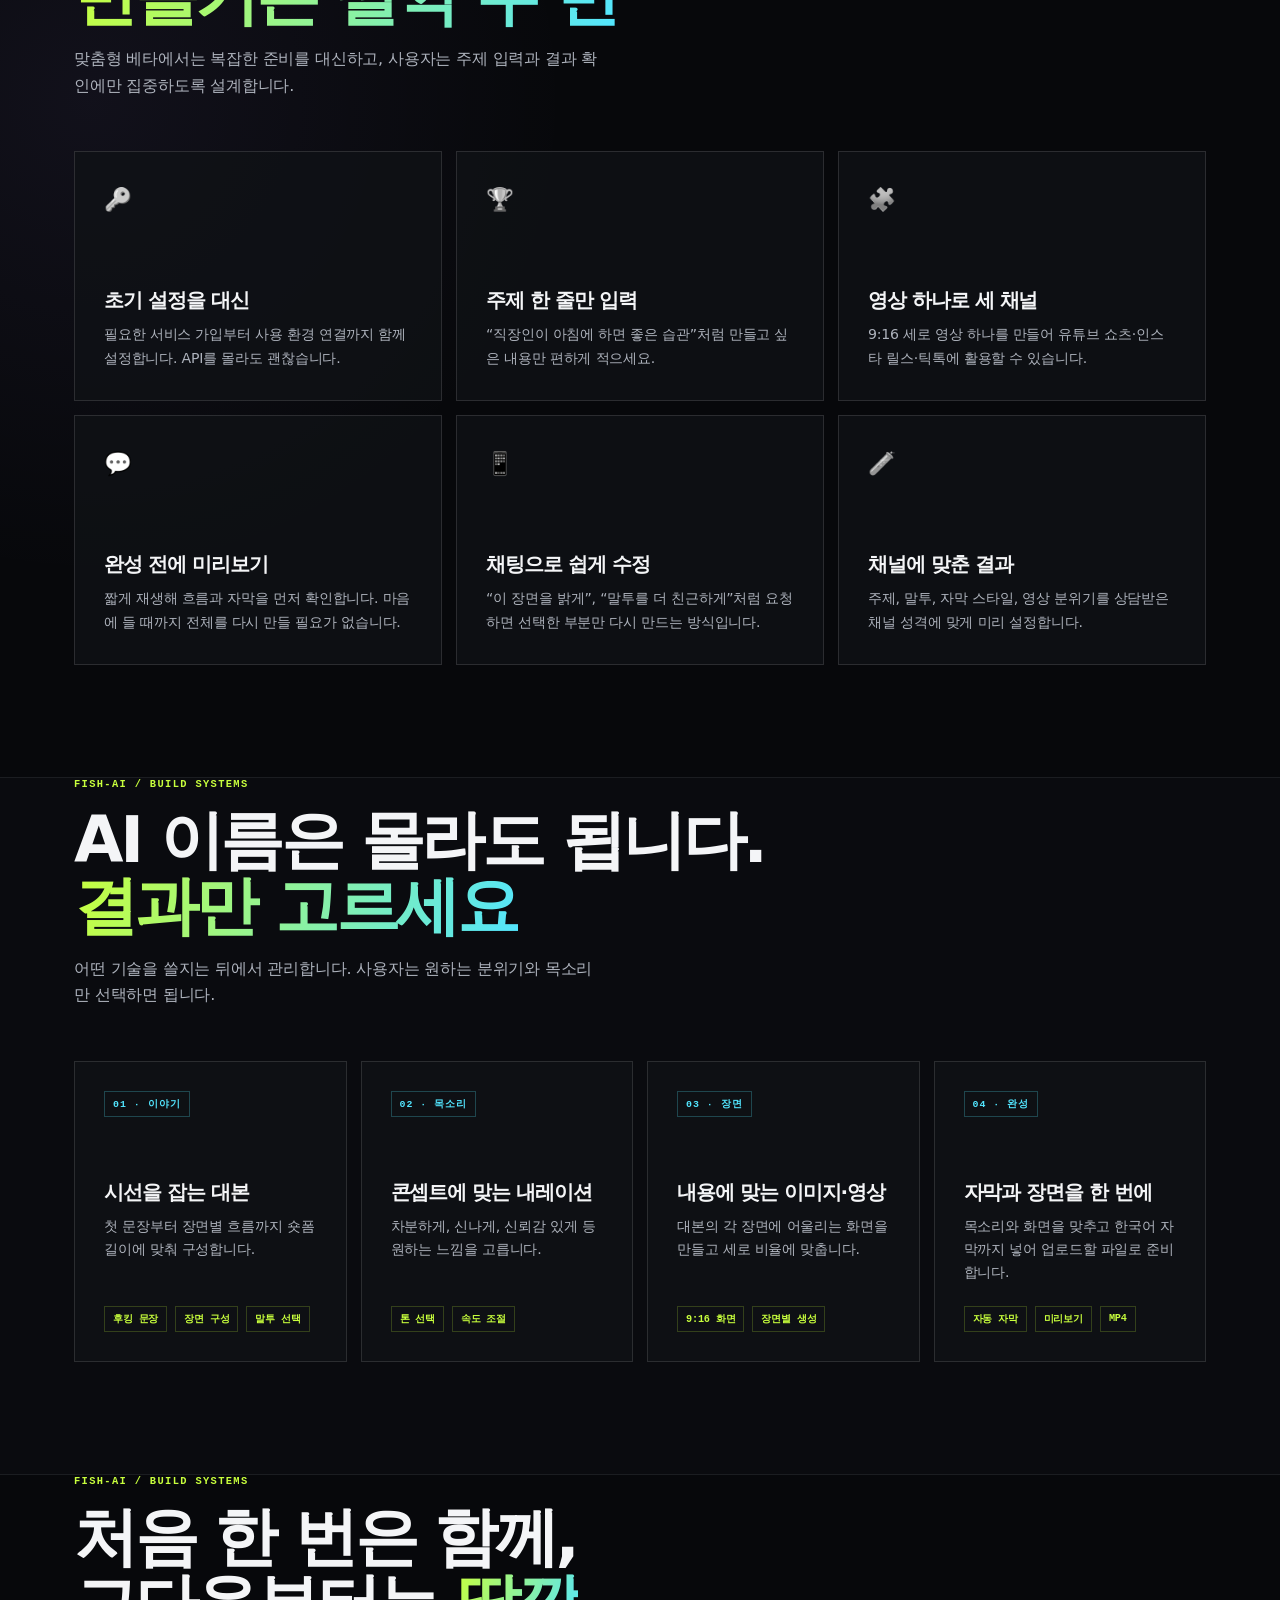
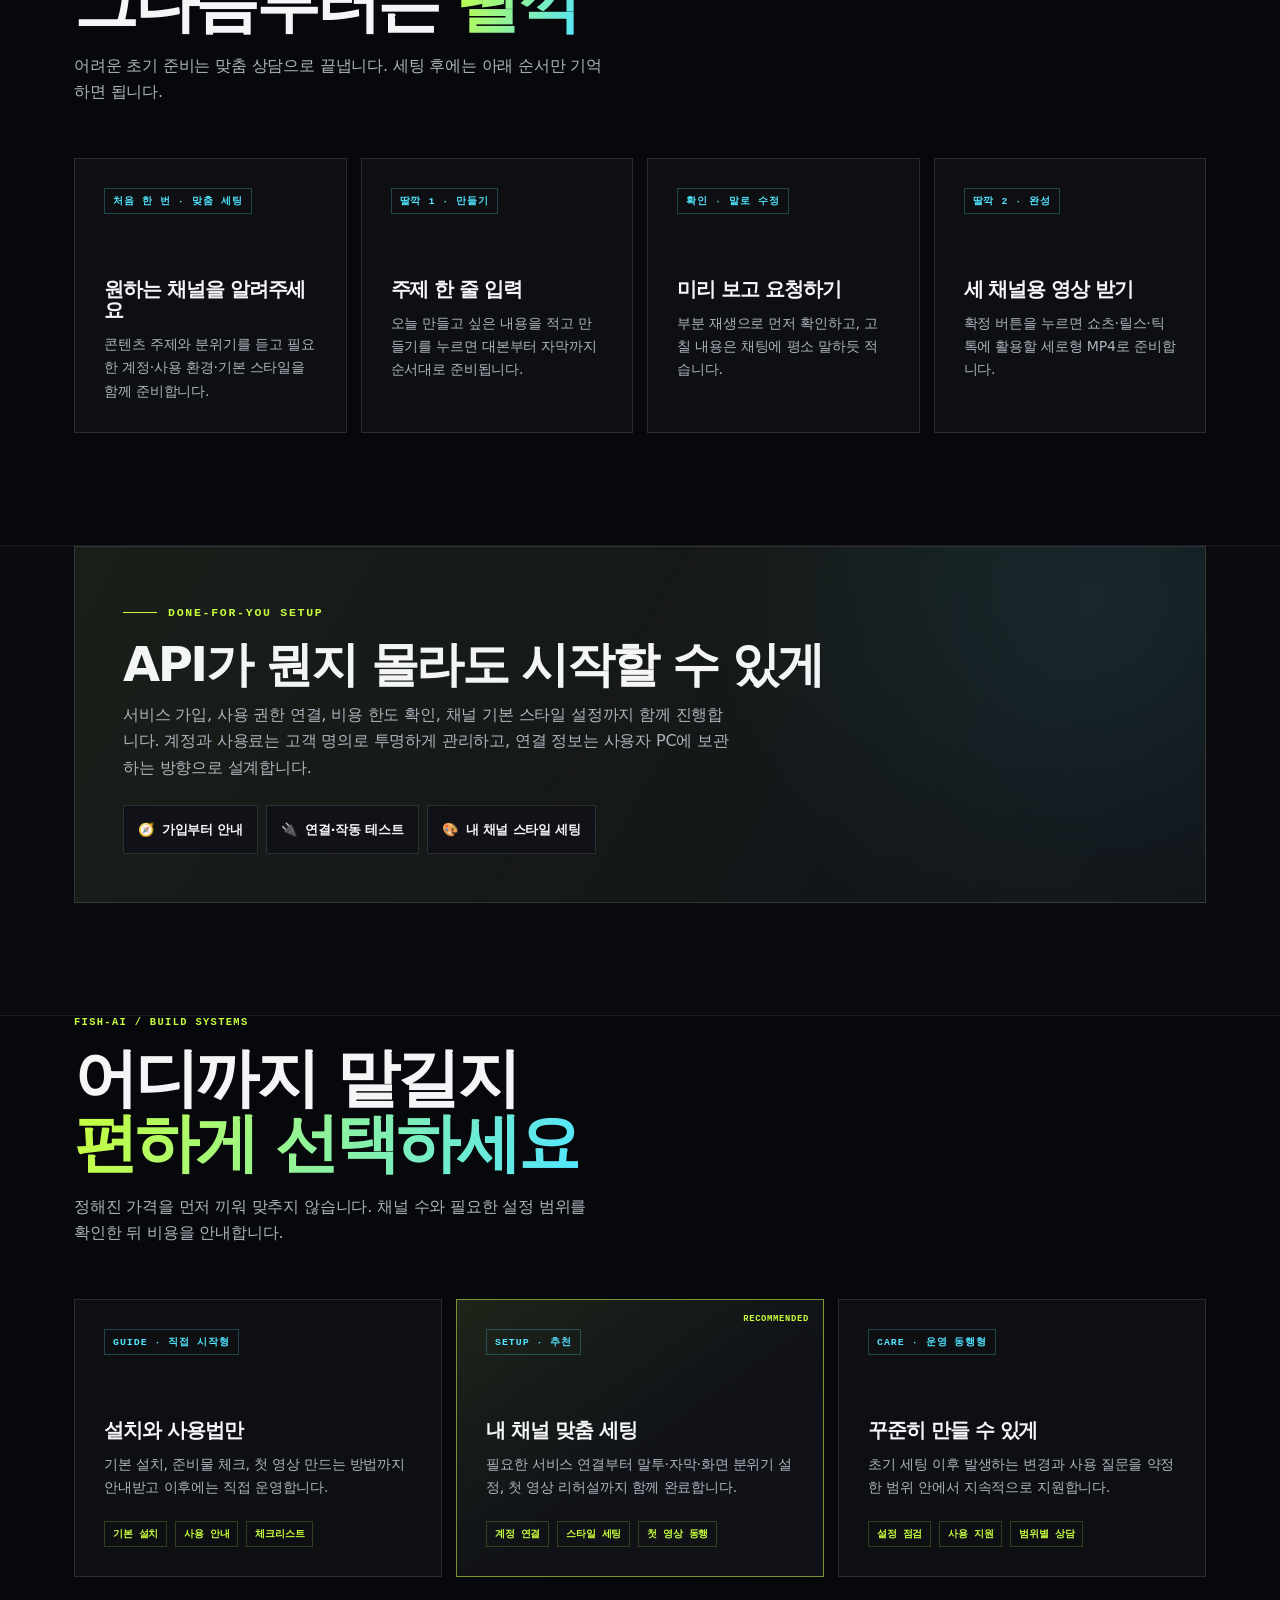
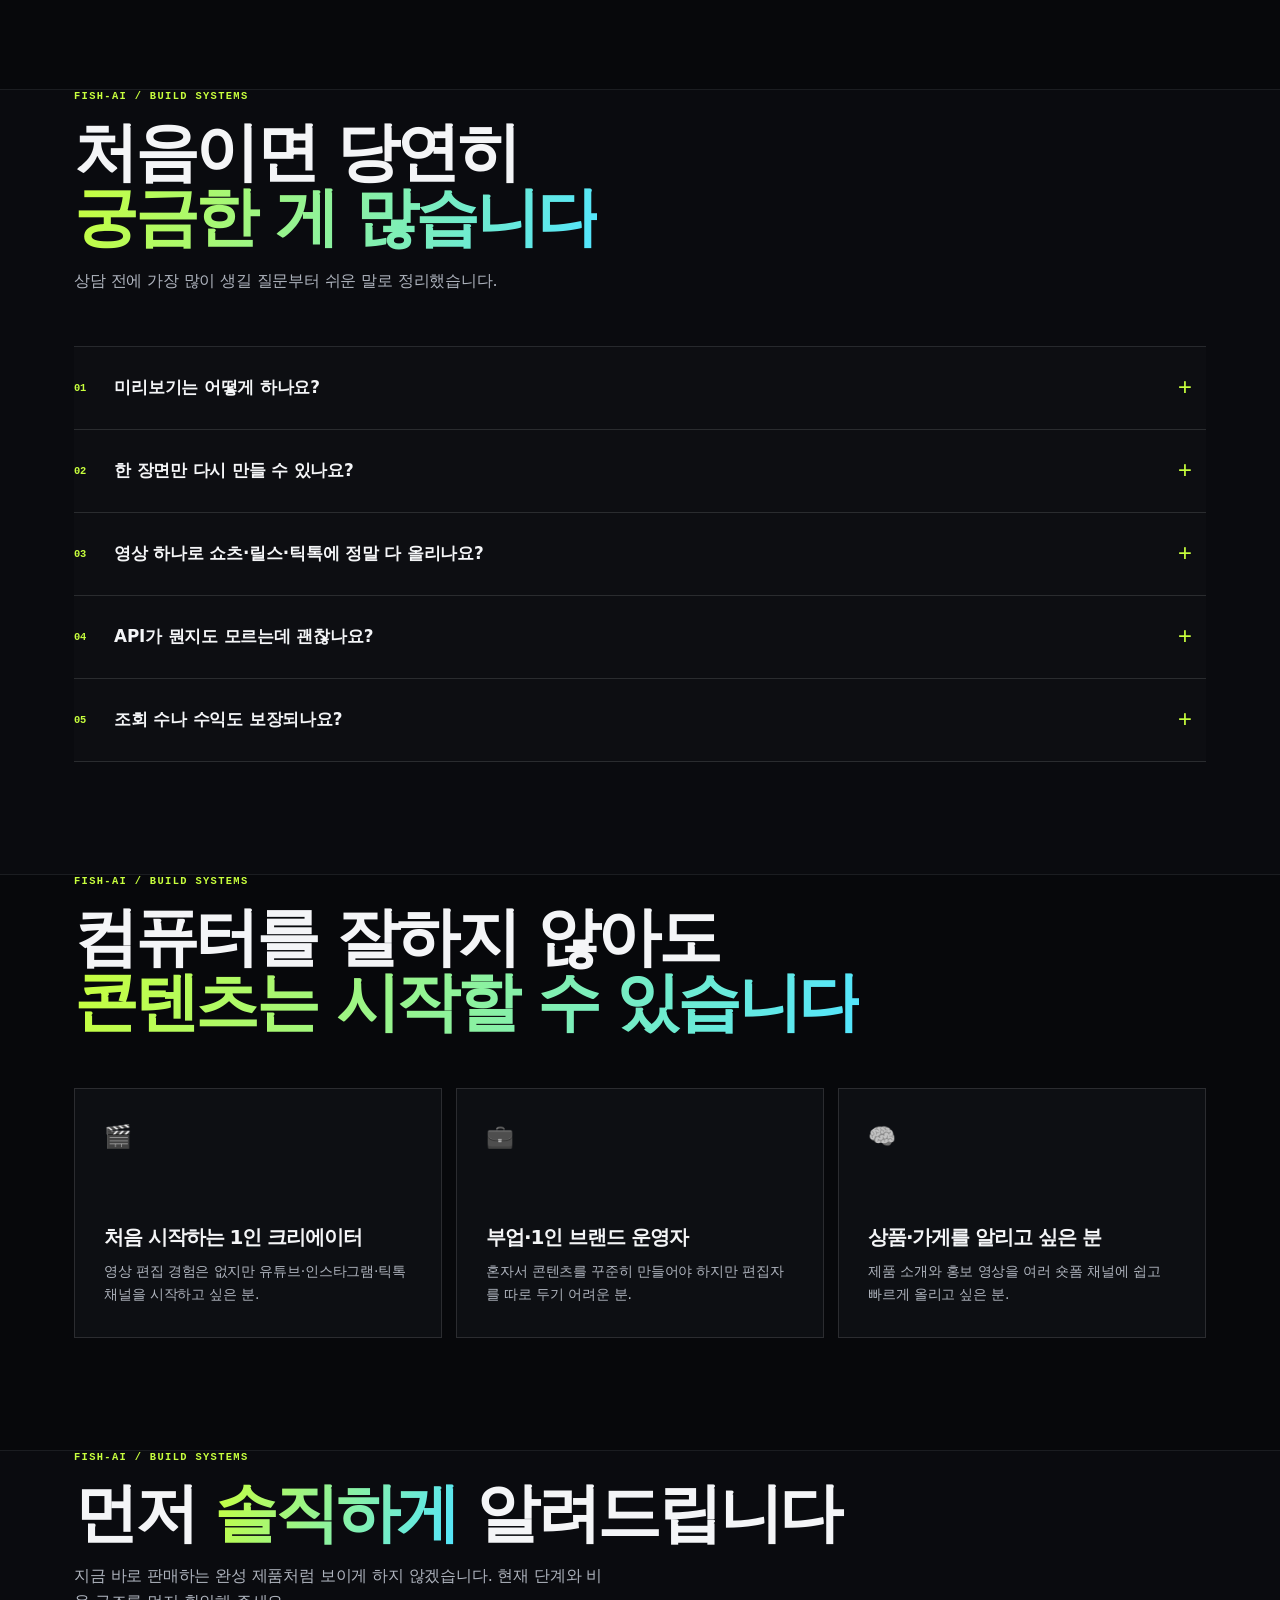
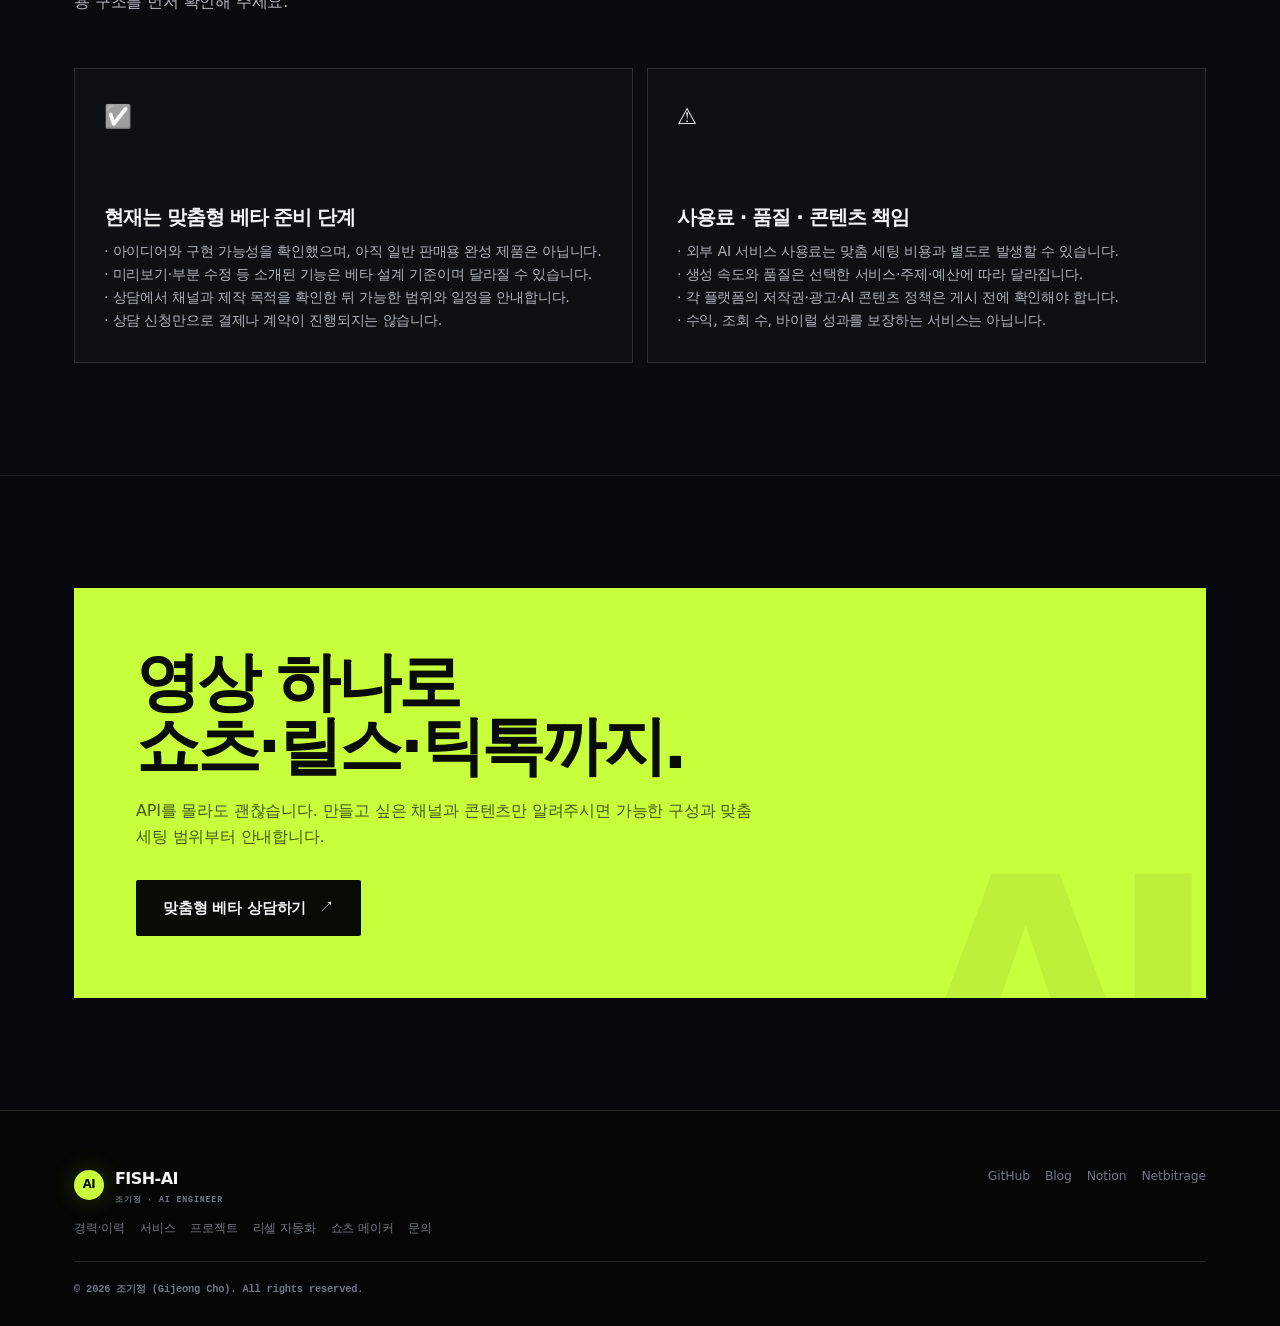
<file: make_shorts.html>
<!DOCTYPE html>
<html lang="ko">
<head>
  <meta charset="UTF-8" />
  <meta name="viewport" content="width=device-width, initial-scale=1.0" />
  <title>딸깍 쇼츠 메이커 | 쇼츠·릴스·틱톡을 한 번에 — FISH-AI</title>
  <meta name="description" content="주제 한 줄로 유튜브 쇼츠, 인스타그램 릴스, 틱톡에 쓸 세로 영상을 만드세요. 어려운 초기 설정은 대신하고, 결과는 미리 본 뒤 채팅으로 쉽게 수정합니다. 현재 베타 준비 중." />
  <meta property="og:title" content="쇼츠 만들고 싶어? 딸깍, 딸깍! | FISH-AI" />
  <meta property="og:description" content="영상 하나로 쇼츠·릴스·틱톡까지. 초기 설정부터 맞춤 제작 환경까지 대신 준비해 드립니다." />
  <meta property="og:type" content="website" />
  <link rel="stylesheet" href="css/style.css" />
  <link rel="stylesheet" href="css/style-v2.css" />
</head>
<body>
  <!-- 헤더 -->
  <header class="site-header">
    <div class="wrap nav">
      <a class="brand" href="index.html">
        <span class="logo-mark">AI</span>
        <span>FISH-AI<small>조기정 · AI Engineer</small></span>
      </a>
      <nav class="nav-links">
        <a href="index.html">홈</a>
        <a href="about.html">경력·이력</a>
        <a href="services.html">서비스</a>
        <a href="projects.html">프로젝트</a>
        <div class="nav-dropdown">
          <button type="button" class="nav-drop-toggle" aria-haspopup="true" aria-expanded="false">부업 관리 <span class="caret">▾</span></button>
          <div class="nav-drop-menu">
            <a href="resell.html">리셀 자동화</a>
            <a href="make_shorts.html">쇼츠 메이커</a>
          </div>
        </div>
        <a class="btn btn-primary nav-cta" href="contact.html">일 맡기기</a>
      </nav>
      <button class="nav-toggle" aria-label="메뉴 열기">☰</button>
    </div>
  </header>

  <main>
    <!-- Hero -->
    <section class="hero">
      <div class="wrap hero-grid">
        <div class="reveal">
          <span class="eyebrow">1인 크리에이터용 숏폼 제작 · Beta Preparing</span>
          <h1>쇼츠 만들고<span class="mobile-only-break"><br /></span> 싶어?<br /><span class="grad-text">딸깍. 딸깍!</span></h1>
          <p class="lead">
            주제만 알려주세요. 대본, 목소리, 장면, 자막을 이어 붙여
            <b>유튜브 쇼츠·인스타그램 릴스·틱톡에 함께 쓸 세로 영상</b>을 만듭니다.
            결과를 미리 보고, 마음에 안 드는 장면은 <b>채팅으로 말하듯 수정</b>하세요.
          </p>
          <p class="beta-note"><b>현재 상태</b> · 아이디어 검증을 마치고 맞춤형 베타를 준비하고 있습니다. 상담 신청은 비용 결제가 아닙니다.</p>
          <div class="hero-cta">
            <a class="btn btn-primary btn-lg" href="contact.html?topic=shorts">내 채널 맞춤 상담</a>
            <a class="btn btn-ghost btn-lg" href="#how">얼마나 쉬운지 보기</a>
          </div>
          <div class="hero-meta">
            <div class="m"><b class="grad-text">1 → 3</b><span>쇼츠·릴스·틱톡</span></div>
            <div class="m"><b class="grad-text">세팅 대행</b><span>어려운 준비는 대신</span></div>
            <div class="m"><b class="grad-text">말로 수정</b><span>편집 기술 없이</span></div>
          </div>
        </div>
        <div class="shorts-preview reveal" aria-label="AI 쇼츠 메이커 미리보기 화면 예시">
          <div class="preview-top"><span>FISH-AI / SHORTFORM STUDIO</span><b>PREVIEW</b></div>
          <div class="preview-workspace">
            <div class="phone-frame">
              <div class="phone-video">
                <span class="video-badge">9:16</span>
                <div class="play-button">▶</div>
                <strong>오늘의<br />한 줄 인사이트</strong>
                <div class="caption-line">첫 3초에 시선을 잡아보세요</div>
              </div>
            </div>
            <div class="preview-side">
              <div class="chat-bubble user">3번 장면을 더 밝고 신나게 바꿔줘</div>
              <div class="chat-bubble ai"><span>●</span> 해당 장면만 새로 준비할게요.</div>
              <div class="scene-timeline"><i></i><i></i><i class="active"></i><i></i></div>
            </div>
          </div>
          <div class="platform-row">
            <span>YouTube<br /><b>SHORTS</b></span>
            <span>Instagram<br /><b>REELS</b></span>
            <span>TikTok<br /><b>VIDEO</b></span>
          </div>
        </div>
      </div>
    </section>

    <!-- 문제 제기 -->
    <section style="padding-top:0">
      <div class="wrap">
        <div class="section-head reveal">
          <h2 class="section-title">아이디어는 있는데,<br /><span class="grad-text">만드는 과정이 너무 깁니다</span></h2>
          <p class="section-sub">1인 크리에이터에게 필요한 건 어려운 AI 설명이 아니라, 오늘 올릴 영상을 빠르게 완성하는 방법입니다.</p>
        </div>
        <div class="grid grid-4">
          <div class="card reveal">
            <div class="ico">🧩</div>
            <h3>어디서 시작하지?</h3>
            <p>주제는 떠올랐지만 대본부터 영상까지 어떤 순서로 만들어야 할지 막막합니다.</p>
          </div>
          <div class="card reveal">
            <div class="ico">🔄</div>
            <h3>편집은 너무 어렵다</h3>
            <p>장면을 자르고 자막과 목소리를 맞추다 보면 영상 하나에 하루가 지나갑니다.</p>
          </div>
          <div class="card reveal">
            <div class="ico">💳</div>
            <h3>채널마다 또 만들어야 하나?</h3>
            <p>쇼츠, 릴스, 틱톡을 따로 준비하는 줄 알고 시작도 전에 지칩니다.</p>
          </div>
          <div class="card reveal">
            <div class="ico">✂️</div>
            <h3>설정 용어부터 막힌다</h3>
            <p>API, 모델, 키 같은 낯선 단어를 검색하다가 결국 포기하게 됩니다.</p>
          </div>
        </div>
      </div>
    </section>

    <!-- 핵심 강점 -->
    <section style="padding-top:0">
      <div class="wrap">
        <div class="section-head reveal">
          <h2 class="section-title">어려운 건 뒤로,<br /><span class="grad-text">만들기는 딸깍 두 번</span></h2>
          <p class="section-sub">맞춤형 베타에서는 복잡한 준비를 대신하고, 사용자는 주제 입력과 결과 확인에만 집중하도록 설계합니다.</p>
        </div>
        <div class="grid grid-3">
          <div class="card reveal">
            <div class="ico">🔑</div>
            <h3>초기 설정을 대신</h3>
            <p>필요한 서비스 가입부터 사용 환경 연결까지 함께 설정합니다. API를 몰라도 괜찮습니다.</p>
          </div>
          <div class="card reveal">
            <div class="ico">🏆</div>
            <h3>주제 한 줄만 입력</h3>
            <p>“직장인이 아침에 하면 좋은 습관”처럼 만들고 싶은 내용만 편하게 적으세요.</p>
          </div>
          <div class="card reveal">
            <div class="ico">🧩</div>
            <h3>영상 하나로 세 채널</h3>
            <p>9:16 세로 영상 하나를 만들어 유튜브 쇼츠·인스타 릴스·틱톡에 활용할 수 있습니다.</p>
          </div>
          <div class="card reveal">
            <div class="ico">💬</div>
            <h3>완성 전에 미리보기</h3>
            <p>짧게 재생해 흐름과 자막을 먼저 확인합니다. 마음에 들 때까지 전체를 다시 만들 필요가 없습니다.</p>
          </div>
          <div class="card reveal">
            <div class="ico">📱</div>
            <h3>채팅으로 쉽게 수정</h3>
            <p>“이 장면을 밝게”, “말투를 더 친근하게”처럼 요청하면 선택한 부분만 다시 만드는 방식입니다.</p>
          </div>
          <div class="card reveal">
            <div class="ico">🧪</div>
            <h3>채널에 맞춘 결과</h3>
            <p>주제, 말투, 자막 스타일, 영상 분위기를 상담받은 채널 성격에 맞게 미리 설정합니다.</p>
          </div>
        </div>
      </div>
    </section>

    <!-- 쉬운 제작 구성 -->
    <section style="padding-top:0">
      <div class="wrap">
        <div class="section-head reveal">
          <h2 class="section-title">AI 이름은 몰라도 됩니다.<br /><span class="grad-text">결과만 고르세요</span></h2>
          <p class="section-sub">어떤 기술을 쓸지는 뒤에서 관리합니다. 사용자는 원하는 분위기와 목소리만 선택하면 됩니다.</p>
        </div>
        <div class="grid grid-4">
          <div class="card proj reveal">
            <span class="tag">01 · 이야기</span>
            <h3>시선을 잡는 대본</h3>
            <p>첫 문장부터 장면별 흐름까지 숏폼 길이에 맞춰 구성합니다.</p>
            <div class="metrics"><span>후킹 문장</span><span>장면 구성</span><span>말투 선택</span></div>
          </div>
          <div class="card proj reveal">
            <span class="tag">02 · 목소리</span>
            <h3>콘셉트에 맞는 내레이션</h3>
            <p>차분하게, 신나게, 신뢰감 있게 등 원하는 느낌을 고릅니다.</p>
            <div class="metrics"><span>톤 선택</span><span>속도 조절</span></div>
          </div>
          <div class="card proj reveal">
            <span class="tag">03 · 장면</span>
            <h3>내용에 맞는 이미지·영상</h3>
            <p>대본의 각 장면에 어울리는 화면을 만들고 세로 비율에 맞춥니다.</p>
            <div class="metrics"><span>9:16 화면</span><span>장면별 생성</span></div>
          </div>
          <div class="card proj reveal">
            <span class="tag">04 · 완성</span>
            <h3>자막과 장면을 한 번에</h3>
            <p>목소리와 화면을 맞추고 한국어 자막까지 넣어 업로드할 파일로 준비합니다.</p>
            <div class="metrics"><span>자동 자막</span><span>미리보기</span><span>MP4</span></div>
          </div>
        </div>
      </div>
    </section>

    <!-- 작동 흐름 -->
    <section id="how" style="padding-top:0">
      <div class="wrap">
        <div class="section-head reveal">
          <h2 class="section-title">처음 한 번은 함께,<br />그다음부터는 <span class="grad-text">딸깍</span></h2>
          <p class="section-sub">어려운 초기 준비는 맞춤 상담으로 끝냅니다. 세팅 후에는 아래 순서만 기억하면 됩니다.</p>
        </div>
        <div class="grid grid-4">
          <div class="card proj reveal">
            <span class="tag">처음 한 번 · 맞춤 세팅</span>
            <h3>원하는 채널을 알려주세요</h3>
            <p>콘텐츠 주제와 분위기를 듣고 필요한 계정·사용 환경·기본 스타일을 함께 준비합니다.</p>
          </div>
          <div class="card proj reveal">
            <span class="tag">딸깍 1 · 만들기</span>
            <h3>주제 한 줄 입력</h3>
            <p>오늘 만들고 싶은 내용을 적고 만들기를 누르면 대본부터 자막까지 순서대로 준비됩니다.</p>
          </div>
          <div class="card proj reveal">
            <span class="tag">확인 · 말로 수정</span>
            <h3>미리 보고 요청하기</h3>
            <p>부분 재생으로 먼저 확인하고, 고칠 내용은 채팅에 평소 말하듯 적습니다.</p>
          </div>
          <div class="card proj reveal">
            <span class="tag">딸깍 2 · 완성</span>
            <h3>세 채널용 영상 받기</h3>
            <p>확정 버튼을 누르면 쇼츠·릴스·틱톡에 활용할 세로형 MP4로 준비합니다.</p>
          </div>
        </div>
      </div>
    </section>

    <!-- 맞춤 세팅 -->
    <section style="padding-top:0">
      <div class="wrap">
        <div class="promo reveal">
          <div class="txt">
            <span class="eyebrow">Done-for-you Setup</span>
            <h3 style="margin-top:12px">API가 뭔지 몰라도 시작할 수 있게</h3>
            <p>서비스 가입, 사용 권한 연결, 비용 한도 확인, 채널 기본 스타일 설정까지 함께 진행합니다.
               계정과 사용료는 고객 명의로 투명하게 관리하고, 연결 정보는 사용자 PC에 보관하는 방향으로 설계합니다.</p>
          </div>
          <div class="badges" style="min-width:260px">
            <span class="badge">🧭 <b>가입부터 안내</b></span>
            <span class="badge">🔌 <b>연결·작동 테스트</b></span>
            <span class="badge">🎨 <b>내 채널 스타일 세팅</b></span>
          </div>
        </div>
      </div>
    </section>

    <!-- 서비스 범위 -->
    <section id="plans" style="padding-top:0">
      <div class="wrap">
        <div class="section-head reveal">
          <h2 class="section-title">어디까지 맡길지<br /><span class="grad-text">편하게 선택하세요</span></h2>
          <p class="section-sub">정해진 가격을 먼저 끼워 맞추지 않습니다. 채널 수와 필요한 설정 범위를 확인한 뒤 비용을 안내합니다.</p>
        </div>
        <div class="grid grid-3 plan-grid">
          <article class="card proj reveal">
            <span class="tag">GUIDE · 직접 시작형</span>
            <h3>설치와 사용법만</h3>
            <p>기본 설치, 준비물 체크, 첫 영상 만드는 방법까지 안내받고 이후에는 직접 운영합니다.</p>
            <div class="metrics"><span>기본 설치</span><span>사용 안내</span><span>체크리스트</span></div>
          </article>
          <article class="card proj plan-featured reveal">
            <span class="tag">SETUP · 추천</span>
            <h3>내 채널 맞춤 세팅</h3>
            <p>필요한 서비스 연결부터 말투·자막·화면 분위기 설정, 첫 영상 리허설까지 함께 완료합니다.</p>
            <div class="metrics"><span>계정 연결</span><span>스타일 세팅</span><span>첫 영상 동행</span></div>
          </article>
          <article class="card proj reveal">
            <span class="tag">CARE · 운영 동행형</span>
            <h3>꾸준히 만들 수 있게</h3>
            <p>초기 세팅 이후 발생하는 변경과 사용 질문을 약정한 범위 안에서 지속적으로 지원합니다.</p>
            <div class="metrics"><span>설정 점검</span><span>사용 지원</span><span>범위별 상담</span></div>
          </article>
        </div>
      </div>
    </section>

    <!-- 자주 묻는 질문 -->
    <section style="padding-top:0">
      <div class="wrap">
        <div class="section-head reveal">
          <h2 class="section-title">처음이면 당연히<br /><span class="grad-text">궁금한 게 많습니다</span></h2>
          <p class="section-sub">상담 전에 가장 많이 생길 질문부터 쉬운 말로 정리했습니다.</p>
        </div>
        <div class="faq-list reveal">
          <details>
            <summary><span>01</span>미리보기는 어떻게 하나요?</summary>
            <p>영상이 전부 완성될 때까지 기다리지 않고, 준비된 장면이나 구간을 먼저 재생해 흐름·목소리·자막을 확인하는 방식으로 설계하고 있습니다.</p>
          </details>
          <details>
            <summary><span>02</span>한 장면만 다시 만들 수 있나요?</summary>
            <p>미리보기에서 장면을 고른 뒤 “더 밝게”, “말투를 부드럽게”처럼 요청하면 선택한 부분만 다시 준비하는 기능을 베타 범위로 검토합니다. 실제 지원 범위는 연결되는 영상 서비스에 따라 달라질 수 있습니다.</p>
          </details>
          <details>
            <summary><span>03</span>영상 하나로 쇼츠·릴스·틱톡에 정말 다 올리나요?</summary>
            <p>세 플랫폼이 공통으로 사용하는 9:16 세로형 파일을 기준으로 만듭니다. 다만 길이, 음악, 자막 위치와 게시 정책은 플랫폼마다 달라 업로드 전에 채널별 확인이 필요합니다.</p>
          </details>
          <details>
            <summary><span>04</span>API가 뭔지도 모르는데 괜찮나요?</summary>
            <p>괜찮습니다. 맞춤 세팅에서는 필요한 계정 준비, 사용 권한 연결, 비용 한도 확인과 작동 테스트를 함께 진행합니다. 외부 서비스 계정은 고객 명의로 관리합니다.</p>
          </details>
          <details>
            <summary><span>05</span>조회 수나 수익도 보장되나요?</summary>
            <p>아닙니다. 제작 시간을 줄이는 도구이며 조회 수·수익·바이럴을 보장하지 않습니다. 결과는 콘텐츠 주제와 운영 방식, 각 플랫폼 상황에 따라 달라집니다.</p>
          </details>
        </div>
      </div>
    </section>

    <!-- 타깃 고객 -->
    <section style="padding-top:0">
      <div class="wrap">
        <div class="section-head reveal">
          <h2 class="section-title">컴퓨터를 잘하지 않아도<br /><span class="grad-text">콘텐츠는 시작할 수 있습니다</span></h2>
        </div>
        <div class="grid grid-3">
          <div class="card reveal">
            <div class="ico">🎬</div>
            <h3>처음 시작하는 1인 크리에이터</h3>
            <p>영상 편집 경험은 없지만 유튜브·인스타그램·틱톡 채널을 시작하고 싶은 분.</p>
          </div>
          <div class="card reveal">
            <div class="ico">💼</div>
            <h3>부업·1인 브랜드 운영자</h3>
            <p>혼자서 콘텐츠를 꾸준히 만들어야 하지만 편집자를 따로 두기 어려운 분.</p>
          </div>
          <div class="card reveal">
            <div class="ico">🧠</div>
            <h3>상품·가게를 알리고 싶은 분</h3>
            <p>제품 소개와 홍보 영상을 여러 숏폼 채널에 쉽고 빠르게 올리고 싶은 분.</p>
          </div>
        </div>
      </div>
    </section>

    <!-- 유의사항 -->
    <section style="padding-top:0">
      <div class="wrap">
        <div class="section-head reveal">
          <h2 class="section-title">먼저 <span class="grad-text">솔직하게</span> 알려드립니다</h2>
          <p class="section-sub">지금 바로 판매하는 완성 제품처럼 보이게 하지 않겠습니다. 현재 단계와 비용 구조를 먼저 확인해 주세요.</p>
        </div>
        <div class="grid grid-2">
          <div class="card reveal">
            <div class="ico">✅</div>
            <h3>현재는 맞춤형 베타 준비 단계</h3>
            <p>
              · 아이디어와 구현 가능성을 확인했으며, 아직 일반 판매용 완성 제품은 아닙니다.<br />
              · 미리보기·부분 수정 등 소개된 기능은 베타 설계 기준이며 달라질 수 있습니다.<br />
              · 상담에서 채널과 제작 목적을 확인한 뒤 가능한 범위와 일정을 안내합니다.<br />
              · 상담 신청만으로 결제나 계약이 진행되지는 않습니다.
            </p>
          </div>
          <div class="card reveal">
            <div class="ico">⚠️</div>
            <h3>사용료 · 품질 · 콘텐츠 책임</h3>
            <p>
              · 외부 AI 서비스 사용료는 맞춤 세팅 비용과 별도로 발생할 수 있습니다.<br />
              · 생성 속도와 품질은 선택한 서비스·주제·예산에 따라 달라집니다.<br />
              · 각 플랫폼의 저작권·광고·AI 콘텐츠 정책은 게시 전에 확인해야 합니다.<br />
              · 수익, 조회 수, 바이럴 성과를 보장하는 서비스는 아닙니다.
            </p>
          </div>
        </div>
      </div>
    </section>

    <!-- CTA -->
    <section>
      <div class="wrap">
        <div class="cta-band reveal">
          <h2>영상 하나로<br />쇼츠·릴스·틱톡까지.</h2>
          <p>API를 몰라도 괜찮습니다. 만들고 싶은 채널과 콘텐츠만 알려주시면 가능한 구성과 맞춤 세팅 범위부터 안내합니다.</p>
          <a class="btn btn-primary btn-lg" href="contact.html?topic=shorts">맞춤형 베타 상담하기</a>
        </div>
      </div>
    </section>
  </main>

  <!-- 푸터 -->
  <footer class="site-footer">
    <div class="wrap">
      <div class="footer-grid">
        <div>
          <a class="brand" href="index.html"><span class="logo-mark">AI</span><span>FISH-AI<small>조기정 · AI Engineer</small></span></a>
          <div class="footer-links" style="margin-top:14px">
            <a href="about.html">경력·이력</a>
            <a href="services.html">서비스</a>
            <a href="projects.html">프로젝트</a>
            <a href="resell.html">리셀 자동화</a>
            <a href="make_shorts.html">쇼츠 메이커</a>
            <a href="contact.html">문의</a>
          </div>
        </div>
        <div class="footer-links" style="align-items:flex-start">
          <a href="https://github.com/GiJeongCho" target="_blank" rel="noopener">GitHub</a>
          <a href="https://wzxcv123.tistory.com/" target="_blank" rel="noopener">Blog</a>
          <a href="https://leaf-drill-a6f.notion.site/Profile_Gi_Jeong_Cho-66f60842a1c74bcc870d126a96f8743e" target="_blank" rel="noopener">Notion</a>
          <a href="http://netbitrage.kro.kr" target="_blank" rel="noopener">Netbitrage</a>
        </div>
      </div>
      <div class="copyright">© <span id="year">2026</span> 조기정 (Gijeong Cho). All rights reserved.</div>
    </div>
  </footer>

  <script src="js/main.js"></script>
</body>
</html>
</file>
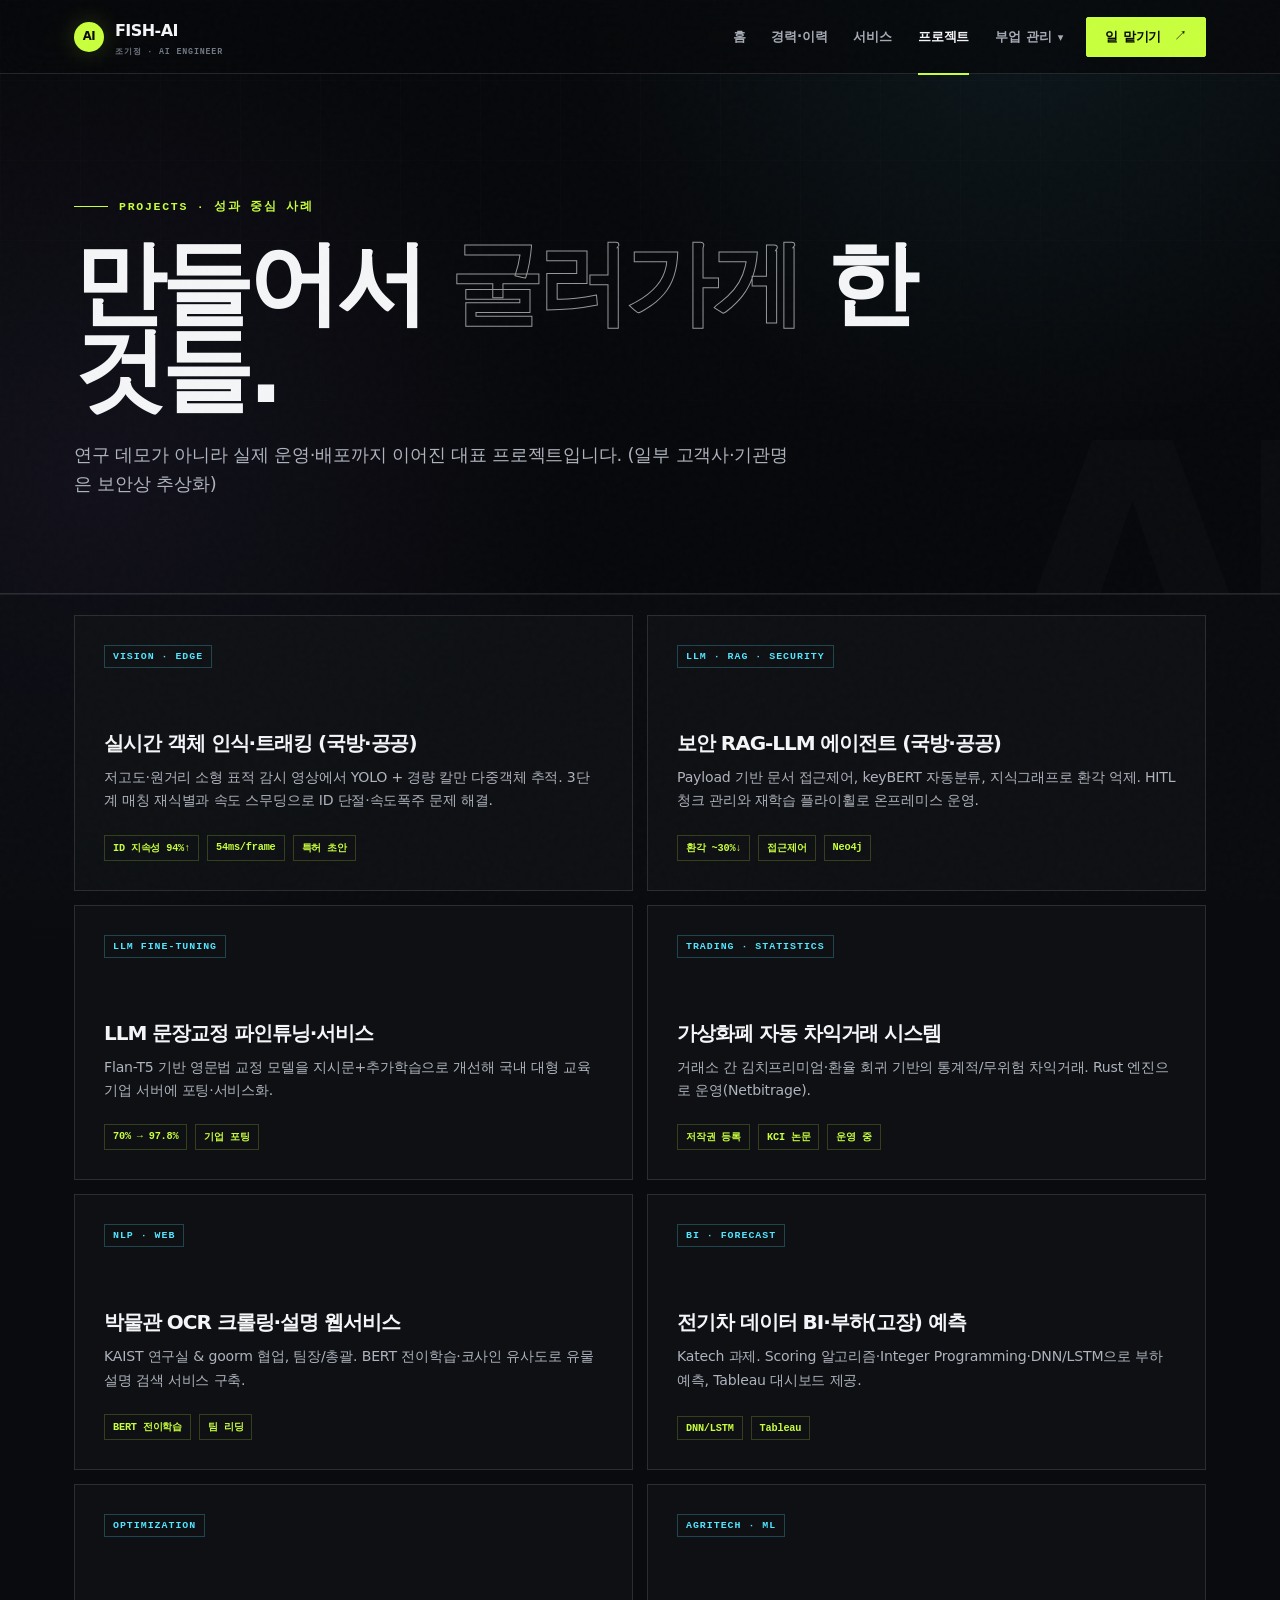
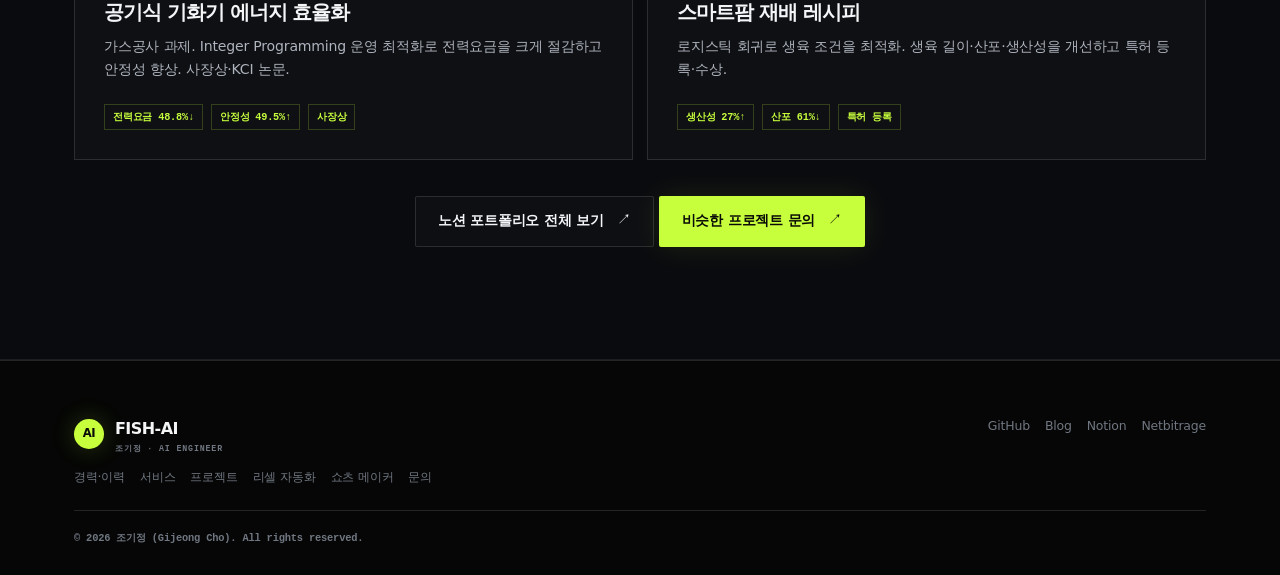
<file: projects.html>
<!DOCTYPE html>
<html lang="ko">
<head>
  <meta charset="UTF-8" />
  <meta name="viewport" content="width=device-width, initial-scale=1.0" />
  <title>프로젝트 | 조기정 · AI 개발</title>
  <meta name="description" content="실시간 영상 트래킹, 보안 RAG-LLM, LLM 파인튜닝, 자동 차익거래, OCR 웹서비스, 에너지 최적화 등 대표 프로젝트 사례." />
  <link rel="stylesheet" href="css/style.css" />
  <link rel="stylesheet" href="css/style-v2.css" />
</head>
<body>
  <header class="site-header">
    <div class="wrap nav">
      <a class="brand" href="index.html"><span class="logo-mark">AI</span><span>FISH-AI<small>조기정 · AI Engineer</small></span></a>
      <nav class="nav-links">
        <a href="index.html">홈</a>
        <a href="about.html">경력·이력</a>
        <a href="services.html">서비스</a>
        <a href="projects.html">프로젝트</a>
        <div class="nav-dropdown">
          <button type="button" class="nav-drop-toggle" aria-haspopup="true" aria-expanded="false">부업 관리 <span class="caret">▾</span></button>
          <div class="nav-drop-menu">
            <a href="resell.html">리셀 자동화</a>
            <a href="make_shorts.html">쇼츠 메이커</a>
          </div>
        </div>
        <a class="btn btn-primary nav-cta" href="contact.html">일 맡기기</a>
      </nav>
      <button class="nav-toggle" aria-label="메뉴 열기">☰</button>
    </div>
  </header>

  <main>
    <section class="hero" style="padding-bottom:20px">
      <div class="wrap reveal">
        <span class="eyebrow">Projects · 성과 중심 사례</span>
        <h1 style="font-size:clamp(2rem,4.6vw,3rem);margin-top:16px">만들어서 <span class="grad-text">굴러가게</span> 한 것들.</h1>
        <p class="lead">연구 데모가 아니라 실제 운영·배포까지 이어진 대표 프로젝트입니다. (일부 고객사·기관명은 보안상 추상화)</p>
      </div>
    </section>

    <section style="padding-top:20px">
      <div class="wrap">
        <div class="grid grid-2">

          <div class="card proj reveal">
            <span class="tag">Vision · Edge</span>
            <h3>실시간 객체 인식·트래킹 (국방·공공)</h3>
            <p>저고도·원거리 소형 표적 감시 영상에서 YOLO + 경량 칼만 다중객체 추적. 3단계 매칭 재식별과 속도 스무딩으로 ID 단절·속도폭주 문제 해결.</p>
            <div class="metrics"><span>ID 지속성 94%↑</span><span>54ms/frame</span><span>특허 초안</span></div>
          </div>

          <div class="card proj reveal">
            <span class="tag">LLM · RAG · Security</span>
            <h3>보안 RAG-LLM 에이전트 (국방·공공)</h3>
            <p>Payload 기반 문서 접근제어, keyBERT 자동분류, 지식그래프로 환각 억제. HITL 청크 관리와 재학습 플라이휠로 온프레미스 운영.</p>
            <div class="metrics"><span>환각 ~30%↓</span><span>접근제어</span><span>Neo4j</span></div>
          </div>

          <div class="card proj reveal">
            <span class="tag">LLM Fine-tuning</span>
            <h3>LLM 문장교정 파인튜닝·서비스</h3>
            <p>Flan-T5 기반 영문법 교정 모델을 지시문+추가학습으로 개선해 국내 대형 교육기업 서버에 포팅·서비스화.</p>
            <div class="metrics"><span>70% → 97.8%</span><span>기업 포팅</span></div>
          </div>

          <div class="card proj reveal">
            <span class="tag">Trading · Statistics</span>
            <h3>가상화폐 자동 차익거래 시스템</h3>
            <p>거래소 간 김치프리미엄·환율 회귀 기반의 통계적/무위험 차익거래. Rust 엔진으로 운영(Netbitrage).</p>
            <div class="metrics"><span>저작권 등록</span><span>KCI 논문</span><span>운영 중</span></div>
          </div>

          <div class="card proj reveal">
            <span class="tag">NLP · Web</span>
            <h3>박물관 OCR 크롤링·설명 웹서비스</h3>
            <p>KAIST 연구실 & goorm 협업, 팀장/총괄. BERT 전이학습·코사인 유사도로 유물 설명 검색 서비스 구축.</p>
            <div class="metrics"><span>BERT 전이학습</span><span>팀 리딩</span></div>
          </div>

          <div class="card proj reveal">
            <span class="tag">BI · Forecast</span>
            <h3>전기차 데이터 BI·부하(고장) 예측</h3>
            <p>Katech 과제. Scoring 알고리즘·Integer Programming·DNN/LSTM으로 부하 예측, Tableau 대시보드 제공.</p>
            <div class="metrics"><span>DNN/LSTM</span><span>Tableau</span></div>
          </div>

          <div class="card proj reveal">
            <span class="tag">Optimization</span>
            <h3>공기식 기화기 에너지 효율화</h3>
            <p>가스공사 과제. Integer Programming 운영 최적화로 전력요금을 크게 절감하고 안정성 향상. 사장상·KCI 논문.</p>
            <div class="metrics"><span>전력요금 48.8%↓</span><span>안정성 49.5%↑</span><span>사장상</span></div>
          </div>

          <div class="card proj reveal">
            <span class="tag">AgriTech · ML</span>
            <h3>스마트팜 재배 레시피</h3>
            <p>로지스틱 회귀로 생육 조건을 최적화. 생육 길이·산포·생산성을 개선하고 특허 등록·수상.</p>
            <div class="metrics"><span>생산성 27%↑</span><span>산포 61%↓</span><span>특허 등록</span></div>
          </div>

        </div>

        <div style="text-align:center;margin-top:36px" class="reveal">
          <a class="btn btn-ghost" href="https://leaf-drill-a6f.notion.site/Profile_Gi_Jeong_Cho-66f60842a1c74bcc870d126a96f8743e" target="_blank" rel="noopener">노션 포트폴리오 전체 보기</a>
          <a class="btn btn-primary" href="contact.html">비슷한 프로젝트 문의</a>
        </div>
      </div>
    </section>
  </main>

  <footer class="site-footer">
    <div class="wrap">
      <div class="footer-grid">
        <div>
          <a class="brand" href="index.html"><span class="logo-mark">AI</span><span>FISH-AI<small>조기정 · AI Engineer</small></span></a>
          <div class="footer-links" style="margin-top:14px">
            <a href="about.html">경력·이력</a><a href="services.html">서비스</a><a href="projects.html">프로젝트</a><a href="resell.html">리셀 자동화</a><a href="make_shorts.html">쇼츠 메이커</a><a href="contact.html">문의</a>
          </div>
        </div>
        <div class="footer-links" style="align-items:flex-start">
          <a href="https://github.com/GiJeongCho" target="_blank" rel="noopener">GitHub</a>
          <a href="https://wzxcv123.tistory.com/" target="_blank" rel="noopener">Blog</a>
          <a href="https://leaf-drill-a6f.notion.site/Profile_Gi_Jeong_Cho-66f60842a1c74bcc870d126a96f8743e" target="_blank" rel="noopener">Notion</a>
          <a href="http://netbitrage.kro.kr" target="_blank" rel="noopener">Netbitrage</a>
        </div>
      </div>
      <div class="copyright">© <span id="year">2026</span> 조기정 (Gijeong Cho). All rights reserved.</div>
    </div>
  </footer>

  <script src="js/main.js"></script>
</body>
</html>
</file>
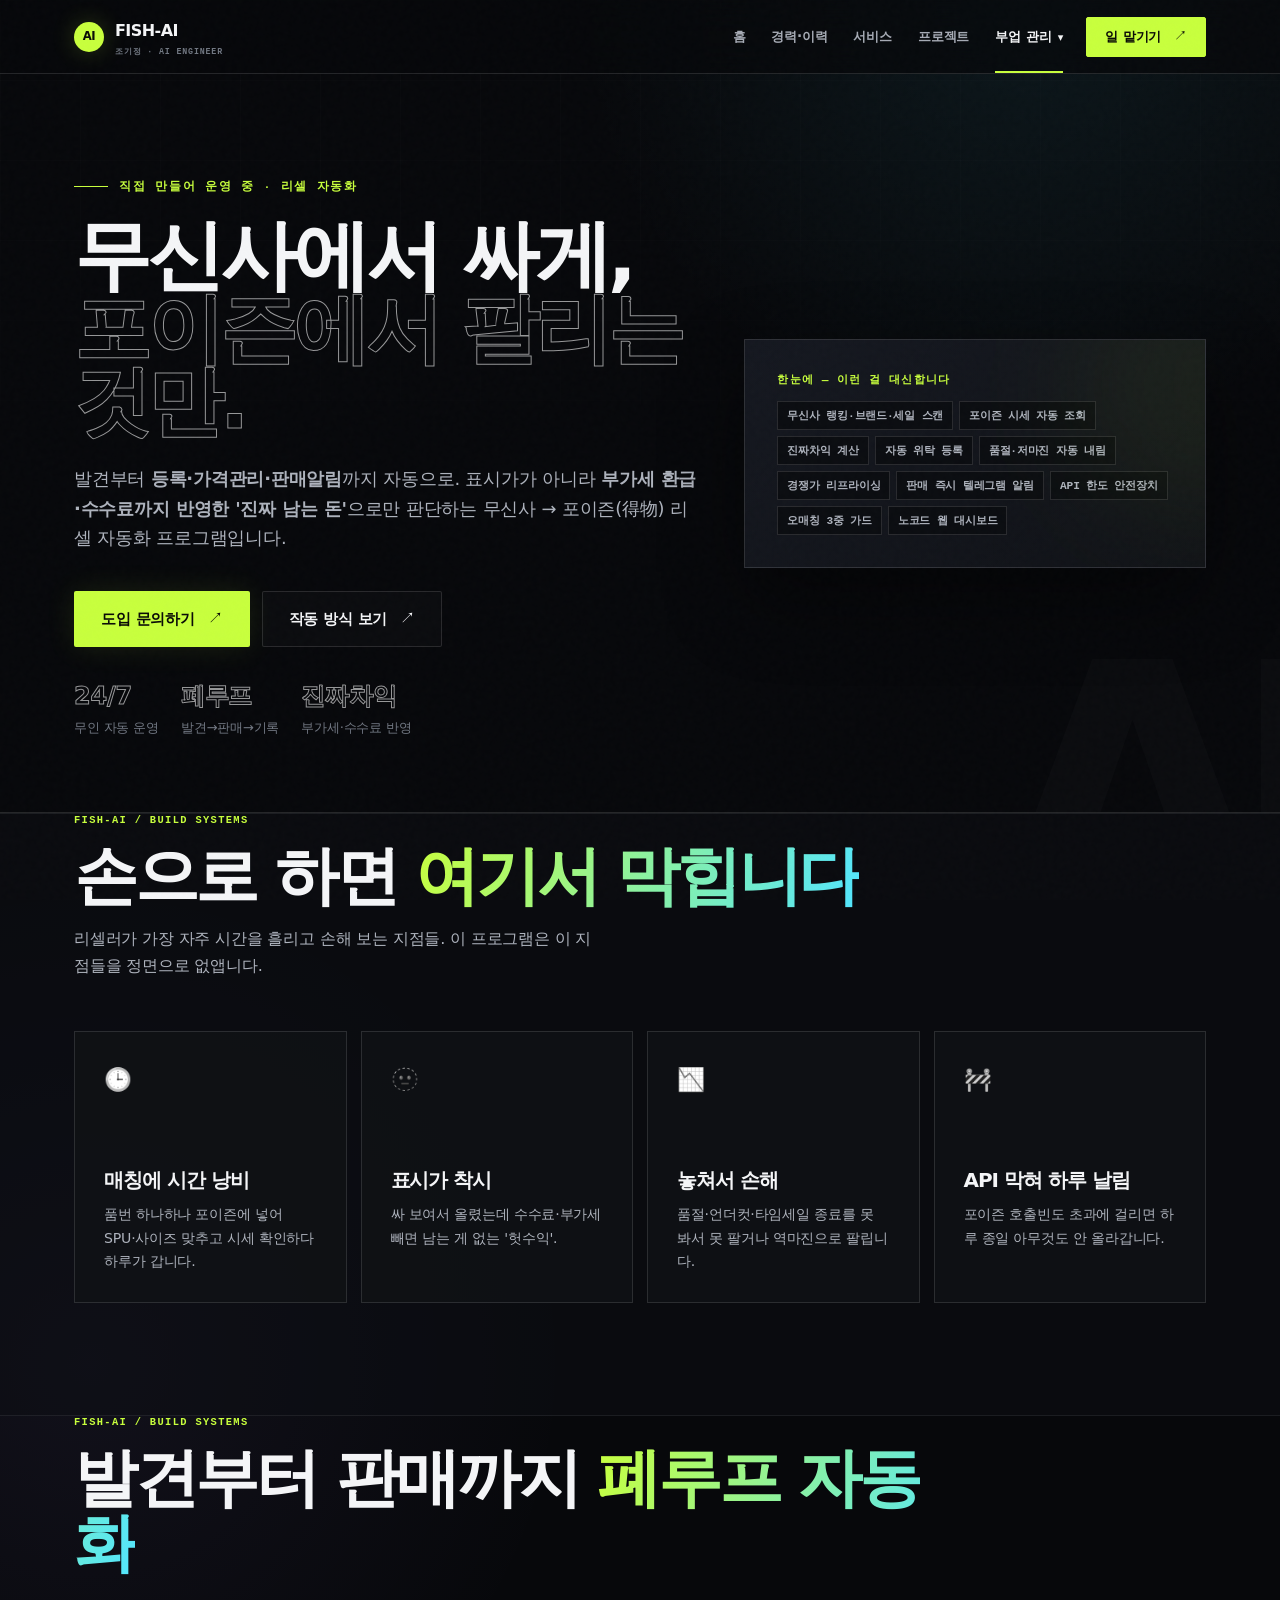
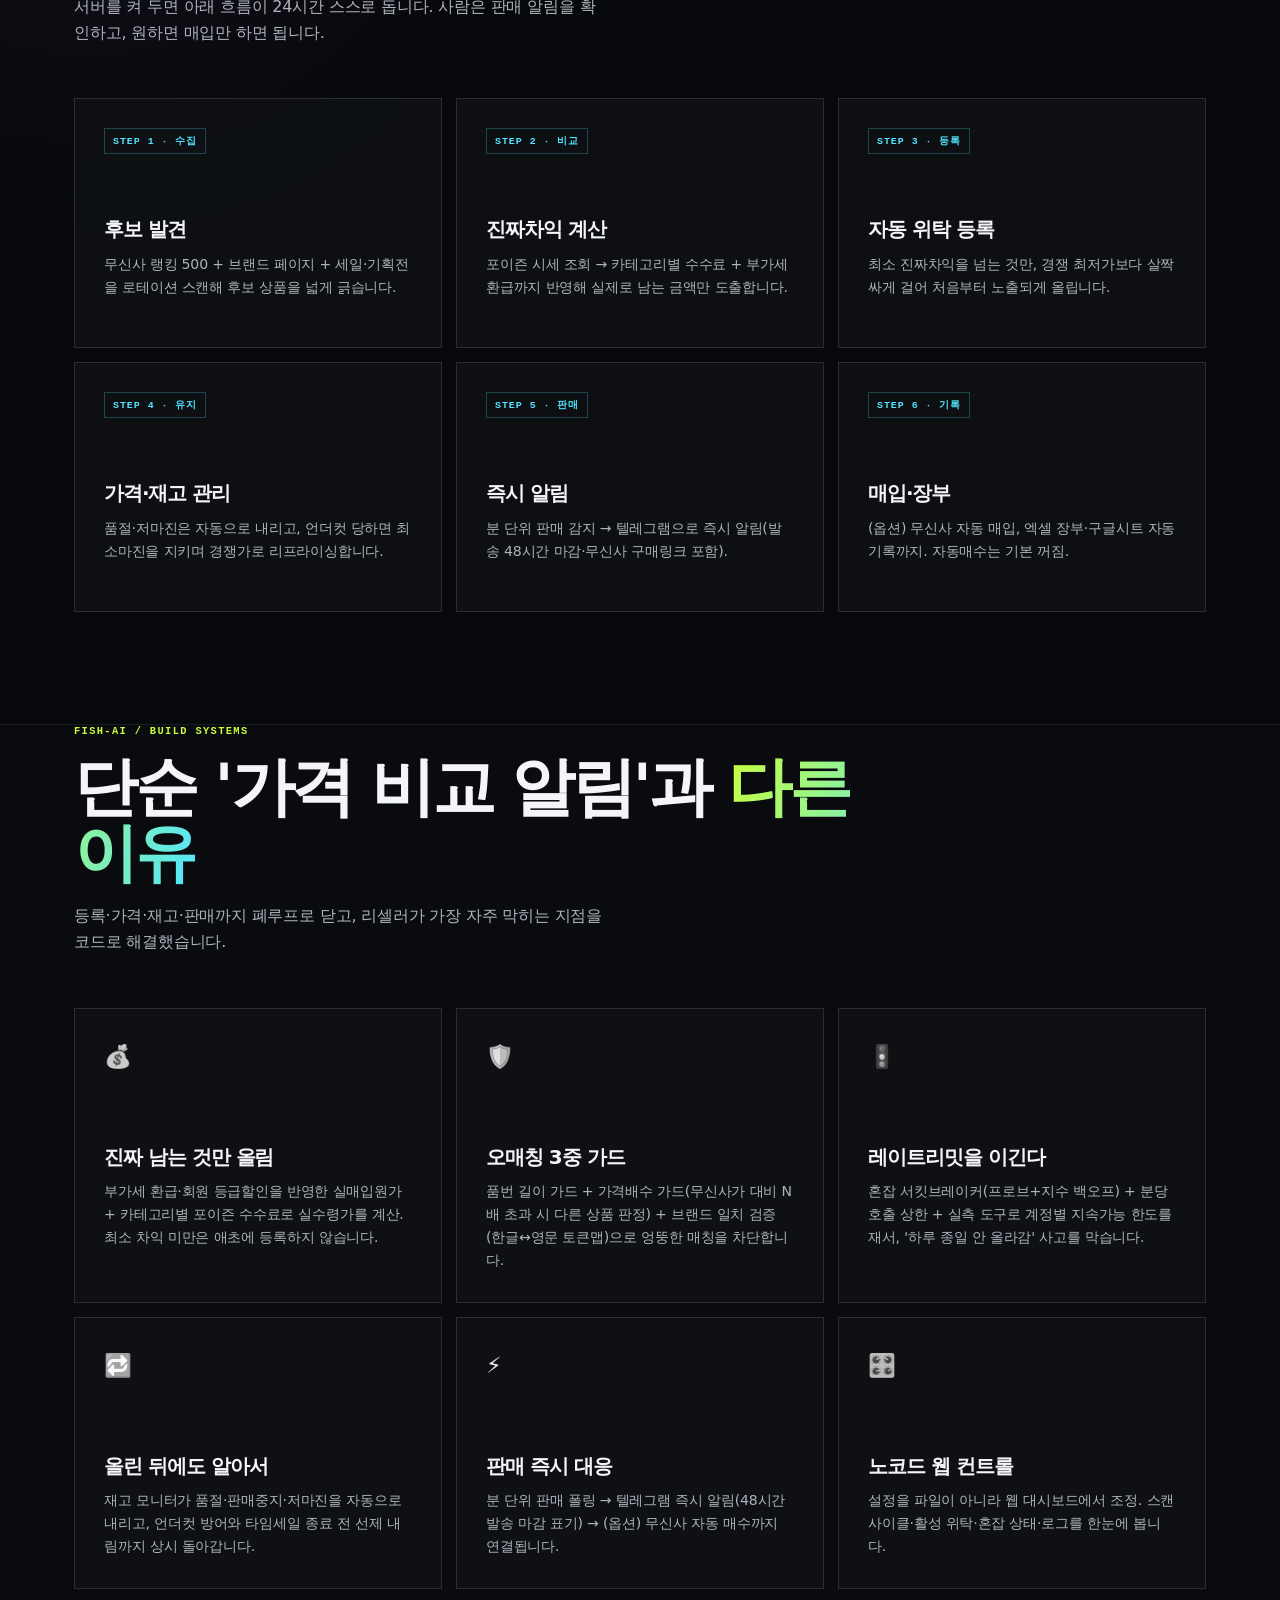
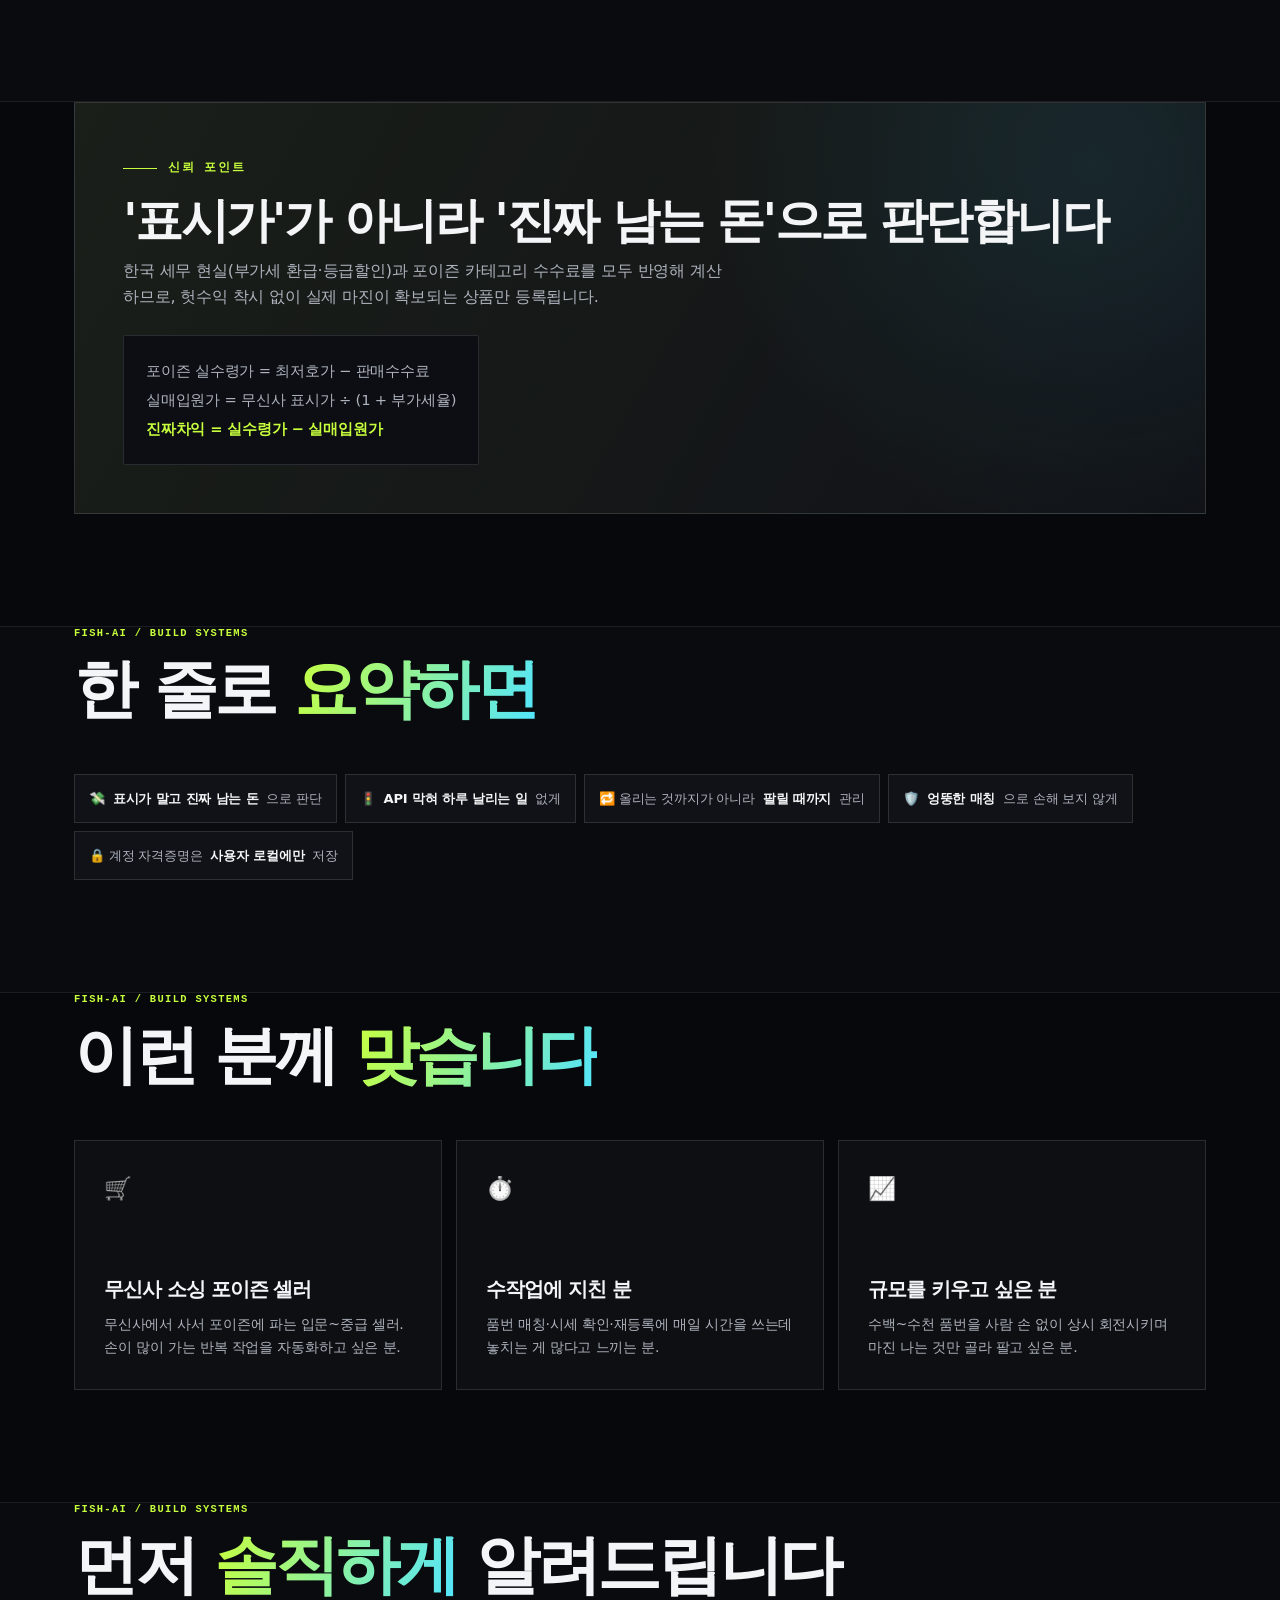
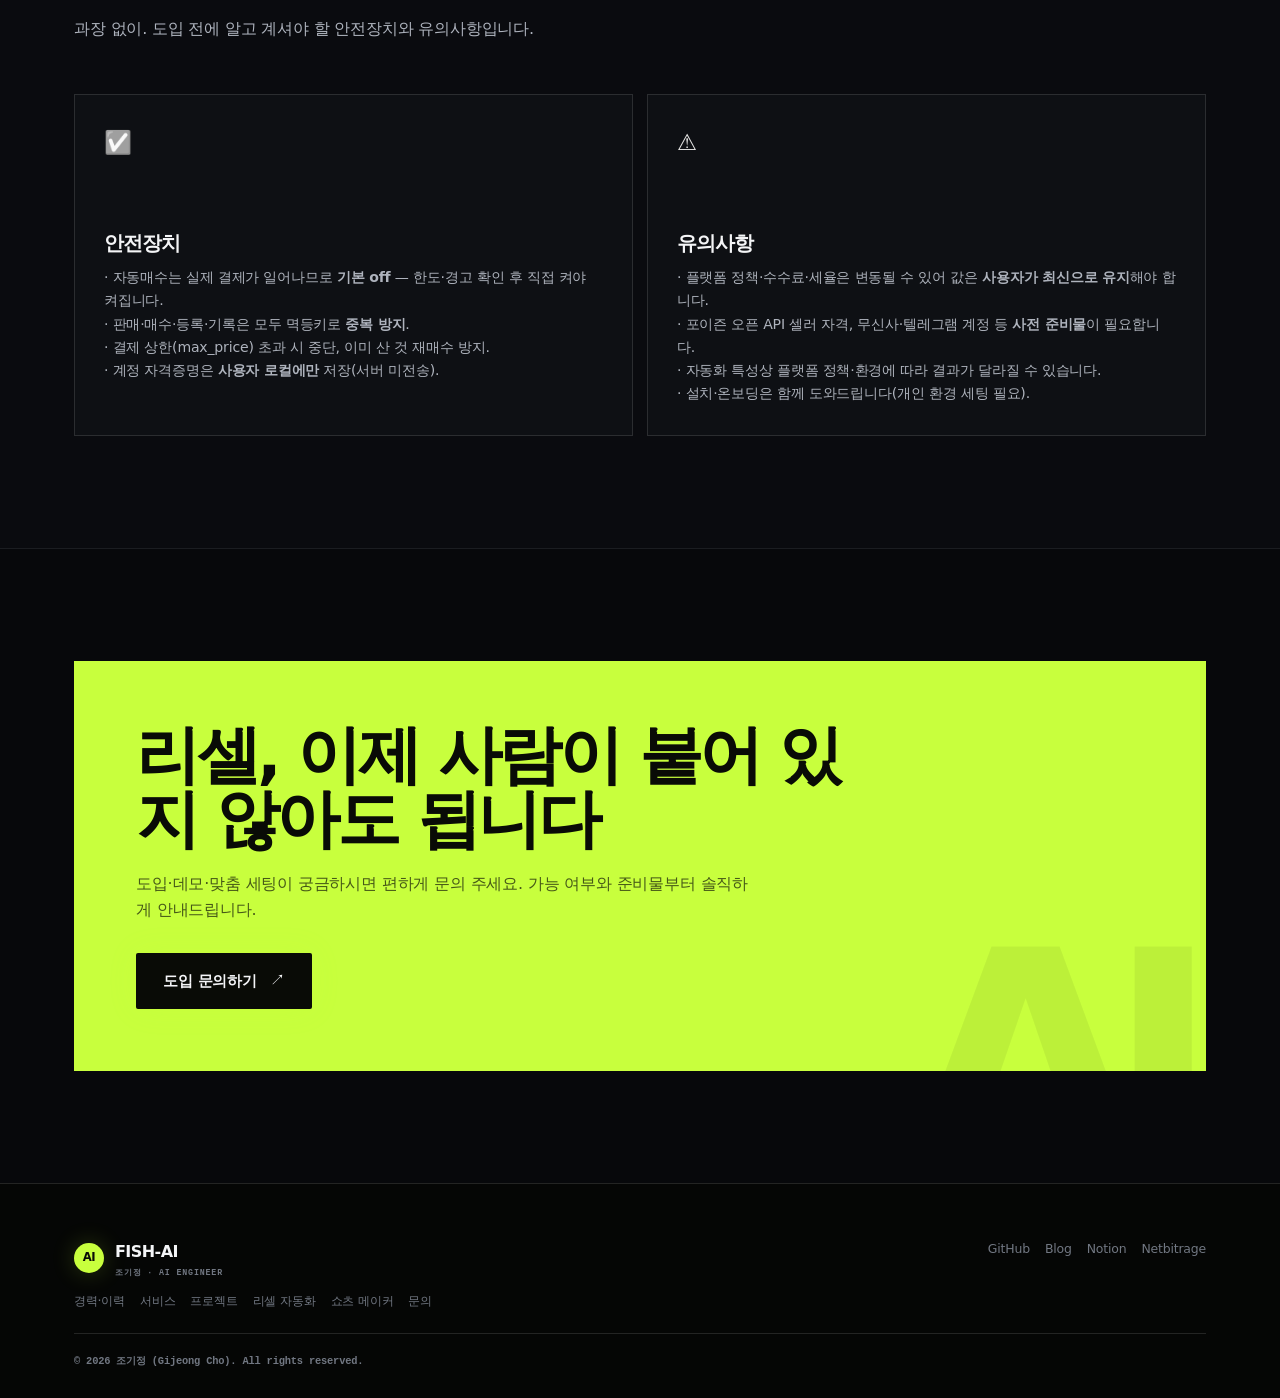
<file: resell.html>
<!DOCTYPE html>
<html lang="ko">
<head>
  <meta charset="UTF-8" />
  <meta name="viewport" content="width=device-width, initial-scale=1.0" />
  <title>리셀 자동화 (무신사 → 포이즌) | FISH-AI</title>
  <meta name="description" content="무신사에서 싸게 → 포이즌(得物)에서 팔리는 것만 자동으로 찾아 올리고, 품절·가격·판매까지 알아서 관리하는 리셀 자동화 프로그램. 부가세·수수료 반영 '진짜 남는 돈'으로만 판단합니다." />
  <meta property="og:title" content="리셀 자동화 · 무신사 → 포이즌" />
  <meta property="og:description" content="발견부터 등록·가격관리·판매알림까지 자동화. API 한도 안전장치·오매칭 가드·진짜차익 계산 내장." />
  <meta property="og:type" content="website" />
  <link rel="stylesheet" href="css/style.css" />
  <link rel="stylesheet" href="css/style-v2.css" />
</head>
<body>
  <!-- 헤더 -->
  <header class="site-header">
    <div class="wrap nav">
      <a class="brand" href="index.html">
        <span class="logo-mark">AI</span>
        <span>FISH-AI<small>조기정 · AI Engineer</small></span>
      </a>
      <nav class="nav-links">
        <a href="index.html">홈</a>
        <a href="about.html">경력·이력</a>
        <a href="services.html">서비스</a>
        <a href="projects.html">프로젝트</a>
        <div class="nav-dropdown">
          <button type="button" class="nav-drop-toggle" aria-haspopup="true" aria-expanded="false">부업 관리 <span class="caret">▾</span></button>
          <div class="nav-drop-menu">
            <a href="resell.html">리셀 자동화</a>
            <a href="make_shorts.html">쇼츠 메이커</a>
          </div>
        </div>
        <a class="btn btn-primary nav-cta" href="contact.html">일 맡기기</a>
      </nav>
      <button class="nav-toggle" aria-label="메뉴 열기">☰</button>
    </div>
  </header>

  <main>
    <!-- Hero -->
    <section class="hero">
      <div class="wrap hero-grid">
        <div class="reveal">
          <span class="eyebrow">직접 만들어 운영 중 · 리셀 자동화</span>
          <h1>무신사에서 싸게,<br /><span class="grad-text">포이즌에서 팔리는 것만.</span></h1>
          <p class="lead">
            발견부터 <b>등록·가격관리·판매알림</b>까지 자동으로. 표시가가 아니라
            <b>부가세 환급·수수료까지 반영한 '진짜 남는 돈'</b>으로만 판단하는
            무신사 → 포이즌(得物) 리셀 자동화 프로그램입니다.
          </p>
          <div class="hero-cta">
            <a class="btn btn-primary btn-lg" href="contact.html">도입 문의하기</a>
            <a class="btn btn-ghost btn-lg" href="#how">작동 방식 보기</a>
          </div>
          <div class="hero-meta">
            <div class="m"><b class="grad-text">24/7</b><span>무인 자동 운영</span></div>
            <div class="m"><b class="grad-text">폐루프</b><span>발견→판매→기록</span></div>
            <div class="m"><b class="grad-text">진짜차익</b><span>부가세·수수료 반영</span></div>
          </div>
        </div>
        <div class="hero-card reveal">
          <h3>한눈에 — 이런 걸 대신합니다</h3>
          <div class="skill-tags">
            <span>무신사 랭킹·브랜드·세일 스캔</span><span>포이즌 시세 자동 조회</span>
            <span>진짜차익 계산</span><span>자동 위탁 등록</span>
            <span>품절·저마진 자동 내림</span><span>경쟁가 리프라이싱</span>
            <span>판매 즉시 텔레그램 알림</span><span>API 한도 안전장치</span>
            <span>오매칭 3중 가드</span><span>노코드 웹 대시보드</span>
          </div>
        </div>
      </div>
    </section>

    <!-- 문제 제기 -->
    <section style="padding-top:0">
      <div class="wrap">
        <div class="section-head reveal">
          <h2 class="section-title">손으로 하면 <span class="grad-text">여기서 막힙니다</span></h2>
          <p class="section-sub">리셀러가 가장 자주 시간을 흘리고 손해 보는 지점들. 이 프로그램은 이 지점들을 정면으로 없앱니다.</p>
        </div>
        <div class="grid grid-4">
          <div class="card reveal">
            <div class="ico">🕒</div>
            <h3>매칭에 시간 낭비</h3>
            <p>품번 하나하나 포이즌에 넣어 SPU·사이즈 맞추고 시세 확인하다 하루가 갑니다.</p>
          </div>
          <div class="card reveal">
            <div class="ico">🫥</div>
            <h3>표시가 착시</h3>
            <p>싸 보여서 올렸는데 수수료·부가세 빼면 남는 게 없는 '헛수익'.</p>
          </div>
          <div class="card reveal">
            <div class="ico">📉</div>
            <h3>놓쳐서 손해</h3>
            <p>품절·언더컷·타임세일 종료를 못 봐서 못 팔거나 역마진으로 팔립니다.</p>
          </div>
          <div class="card reveal">
            <div class="ico">🚧</div>
            <h3>API 막혀 하루 날림</h3>
            <p>포이즌 호출빈도 초과에 걸리면 하루 종일 아무것도 안 올라갑니다.</p>
          </div>
        </div>
      </div>
    </section>

    <!-- 작동 흐름 -->
    <section id="how" style="padding-top:0">
      <div class="wrap">
        <div class="section-head reveal">
          <h2 class="section-title">발견부터 판매까지 <span class="grad-text">폐루프 자동화</span></h2>
          <p class="section-sub">서버를 켜 두면 아래 흐름이 24시간 스스로 돕니다. 사람은 판매 알림을 확인하고, 원하면 매입만 하면 됩니다.</p>
        </div>
        <div class="grid grid-3">
          <div class="card proj reveal">
            <span class="tag">STEP 1 · 수집</span>
            <h3>후보 발견</h3>
            <p>무신사 랭킹 500 + 브랜드 페이지 + 세일·기획전을 로테이션 스캔해 후보 상품을 넓게 긁습니다.</p>
          </div>
          <div class="card proj reveal">
            <span class="tag">STEP 2 · 비교</span>
            <h3>진짜차익 계산</h3>
            <p>포이즌 시세 조회 → 카테고리별 수수료 + 부가세 환급까지 반영해 실제로 남는 금액만 도출합니다.</p>
          </div>
          <div class="card proj reveal">
            <span class="tag">STEP 3 · 등록</span>
            <h3>자동 위탁 등록</h3>
            <p>최소 진짜차익을 넘는 것만, 경쟁 최저가보다 살짝 싸게 걸어 처음부터 노출되게 올립니다.</p>
          </div>
          <div class="card proj reveal">
            <span class="tag">STEP 4 · 유지</span>
            <h3>가격·재고 관리</h3>
            <p>품절·저마진은 자동으로 내리고, 언더컷 당하면 최소마진을 지키며 경쟁가로 리프라이싱합니다.</p>
          </div>
          <div class="card proj reveal">
            <span class="tag">STEP 5 · 판매</span>
            <h3>즉시 알림</h3>
            <p>분 단위 판매 감지 → 텔레그램으로 즉시 알림(발송 48시간 마감·무신사 구매링크 포함).</p>
          </div>
          <div class="card proj reveal">
            <span class="tag">STEP 6 · 기록</span>
            <h3>매입·장부</h3>
            <p>(옵션) 무신사 자동 매입, 엑셀 장부·구글시트 자동 기록까지. 자동매수는 기본 꺼짐.</p>
          </div>
        </div>
      </div>
    </section>

    <!-- 핵심 강점 -->
    <section style="padding-top:0">
      <div class="wrap">
        <div class="section-head reveal">
          <h2 class="section-title">단순 '가격 비교 알림'과 <span class="grad-text">다른 이유</span></h2>
          <p class="section-sub">등록·가격·재고·판매까지 폐루프로 닫고, 리셀러가 가장 자주 막히는 지점을 코드로 해결했습니다.</p>
        </div>
        <div class="grid grid-3">
          <div class="card reveal">
            <div class="ico">💰</div>
            <h3>진짜 남는 것만 올림</h3>
            <p>부가세 환급·회원 등급할인을 반영한 실매입원가 + 카테고리별 포이즌 수수료로 실수령가를 계산. 최소 차익 미만은 애초에 등록하지 않습니다.</p>
          </div>
          <div class="card reveal">
            <div class="ico">🛡️</div>
            <h3>오매칭 3중 가드</h3>
            <p>품번 길이 가드 + 가격배수 가드(무신사가 대비 N배 초과 시 다른 상품 판정) + 브랜드 일치 검증(한글↔영문 토큰맵)으로 엉뚱한 매칭을 차단합니다.</p>
          </div>
          <div class="card reveal">
            <div class="ico">🚦</div>
            <h3>레이트리밋을 이긴다</h3>
            <p>혼잡 서킷브레이커(프로브+지수 백오프) + 분당 호출 상한 + 실측 도구로 계정별 지속가능 한도를 재서, '하루 종일 안 올라감' 사고를 막습니다.</p>
          </div>
          <div class="card reveal">
            <div class="ico">🔁</div>
            <h3>올린 뒤에도 알아서</h3>
            <p>재고 모니터가 품절·판매중지·저마진을 자동으로 내리고, 언더컷 방어와 타임세일 종료 전 선제 내림까지 상시 돌아갑니다.</p>
          </div>
          <div class="card reveal">
            <div class="ico">⚡</div>
            <h3>판매 즉시 대응</h3>
            <p>분 단위 판매 폴링 → 텔레그램 즉시 알림(48시간 발송 마감 표기) → (옵션) 무신사 자동 매수까지 연결됩니다.</p>
          </div>
          <div class="card reveal">
            <div class="ico">🎛️</div>
            <h3>노코드 웹 컨트롤</h3>
            <p>설정을 파일이 아니라 웹 대시보드에서 조정. 스캔 사이클·활성 위탁·혼잡 상태·로그를 한눈에 봅니다.</p>
          </div>
        </div>
      </div>
    </section>

    <!-- 진짜차익 계산 (신뢰) -->
    <section style="padding-top:0">
      <div class="wrap">
        <div class="promo reveal">
          <div class="txt">
            <span class="eyebrow">신뢰 포인트</span>
            <h3 style="margin-top:12px">'표시가'가 아니라 '진짜 남는 돈'으로 판단합니다</h3>
            <p>한국 세무 현실(부가세 환급·등급할인)과 포이즌 카테고리 수수료를 모두 반영해 계산하므로,
               헛수익 착시 없이 실제 마진이 확보되는 상품만 등록됩니다.</p>
          </div>
          <div style="background:var(--bg-2);border:1px solid var(--line);border-radius:var(--radius-sm);padding:20px 22px;font-size:0.92rem;color:var(--text-2);line-height:2;min-width:280px">
            <div>포이즌 실수령가 = 최저호가 − 판매수수료</div>
            <div>실매입원가 = 무신사 표시가 ÷ (1 + 부가세율)</div>
            <div style="color:var(--mint);font-weight:700">진짜차익 = 실수령가 − 실매입원가</div>
          </div>
        </div>
      </div>
    </section>

    <!-- 한 줄 메시지 -->
    <section style="padding-top:0">
      <div class="wrap">
        <div class="section-head reveal">
          <h2 class="section-title">한 줄로 <span class="grad-text">요약하면</span></h2>
        </div>
        <div class="badges reveal">
          <span class="badge">💸 <b>표시가 말고 진짜 남는 돈</b>으로 판단</span>
          <span class="badge">🚦 <b>API 막혀 하루 날리는 일</b> 없게</span>
          <span class="badge">🔁 올리는 것까지가 아니라 <b>팔릴 때까지</b> 관리</span>
          <span class="badge">🛡️ <b>엉뚱한 매칭</b>으로 손해 보지 않게</span>
          <span class="badge">🔒 계정 자격증명은 <b>사용자 로컬에만</b> 저장</span>
        </div>
      </div>
    </section>

    <!-- 타깃 고객 -->
    <section style="padding-top:0">
      <div class="wrap">
        <div class="section-head reveal">
          <h2 class="section-title">이런 분께 <span class="grad-text">맞습니다</span></h2>
        </div>
        <div class="grid grid-3">
          <div class="card reveal">
            <div class="ico">🛒</div>
            <h3>무신사 소싱 포이즌 셀러</h3>
            <p>무신사에서 사서 포이즌에 파는 입문~중급 셀러. 손이 많이 가는 반복 작업을 자동화하고 싶은 분.</p>
          </div>
          <div class="card reveal">
            <div class="ico">⏱️</div>
            <h3>수작업에 지친 분</h3>
            <p>품번 매칭·시세 확인·재등록에 매일 시간을 쓰는데 놓치는 게 많다고 느끼는 분.</p>
          </div>
          <div class="card reveal">
            <div class="ico">📈</div>
            <h3>규모를 키우고 싶은 분</h3>
            <p>수백~수천 품번을 사람 손 없이 상시 회전시키며 마진 나는 것만 골라 팔고 싶은 분.</p>
          </div>
        </div>
      </div>
    </section>

    <!-- 안전장치 & 고지 -->
    <section style="padding-top:0">
      <div class="wrap">
        <div class="section-head reveal">
          <h2 class="section-title">먼저 <span class="grad-text">솔직하게</span> 알려드립니다</h2>
          <p class="section-sub">과장 없이. 도입 전에 알고 계셔야 할 안전장치와 유의사항입니다.</p>
        </div>
        <div class="grid grid-2">
          <div class="card reveal">
            <div class="ico">✅</div>
            <h3>안전장치</h3>
            <p>
              · 자동매수는 실제 결제가 일어나므로 <b>기본 off</b> — 한도·경고 확인 후 직접 켜야 켜집니다.<br />
              · 판매·매수·등록·기록은 모두 멱등키로 <b>중복 방지</b>.<br />
              · 결제 상한(max_price) 초과 시 중단, 이미 산 것 재매수 방지.<br />
              · 계정 자격증명은 <b>사용자 로컬에만</b> 저장(서버 미전송).
            </p>
          </div>
          <div class="card reveal">
            <div class="ico">⚠️</div>
            <h3>유의사항</h3>
            <p>
              · 플랫폼 정책·수수료·세율은 변동될 수 있어 값은 <b>사용자가 최신으로 유지</b>해야 합니다.<br />
              · 포이즌 오픈 API 셀러 자격, 무신사·텔레그램 계정 등 <b>사전 준비물</b>이 필요합니다.<br />
              · 자동화 특성상 플랫폼 정책·환경에 따라 결과가 달라질 수 있습니다.<br />
              · 설치·온보딩은 함께 도와드립니다(개인 환경 세팅 필요).
            </p>
          </div>
        </div>
      </div>
    </section>

    <!-- CTA -->
    <section>
      <div class="wrap">
        <div class="cta-band reveal">
          <h2>리셀, 이제 사람이 붙어 있지 않아도 됩니다</h2>
          <p>도입·데모·맞춤 세팅이 궁금하시면 편하게 문의 주세요. 가능 여부와 준비물부터 솔직하게 안내드립니다.</p>
          <a class="btn btn-primary btn-lg" href="contact.html">도입 문의하기</a>
        </div>
      </div>
    </section>
  </main>

  <!-- 푸터 -->
  <footer class="site-footer">
    <div class="wrap">
      <div class="footer-grid">
        <div>
          <a class="brand" href="index.html"><span class="logo-mark">AI</span><span>FISH-AI<small>조기정 · AI Engineer</small></span></a>
          <div class="footer-links" style="margin-top:14px">
            <a href="about.html">경력·이력</a>
            <a href="services.html">서비스</a>
            <a href="projects.html">프로젝트</a>
            <a href="resell.html">리셀 자동화</a>
            <a href="make_shorts.html">쇼츠 메이커</a>
            <a href="contact.html">문의</a>
          </div>
        </div>
        <div class="footer-links" style="align-items:flex-start">
          <a href="https://github.com/GiJeongCho" target="_blank" rel="noopener">GitHub</a>
          <a href="https://wzxcv123.tistory.com/" target="_blank" rel="noopener">Blog</a>
          <a href="https://leaf-drill-a6f.notion.site/Profile_Gi_Jeong_Cho-66f60842a1c74bcc870d126a96f8743e" target="_blank" rel="noopener">Notion</a>
          <a href="http://netbitrage.kro.kr" target="_blank" rel="noopener">Netbitrage</a>
        </div>
      </div>
      <div class="copyright">© <span id="year">2026</span> 조기정 (Gijeong Cho). All rights reserved.</div>
    </div>
  </footer>

  <script src="js/main.js"></script>
</body>
</html>
</file>
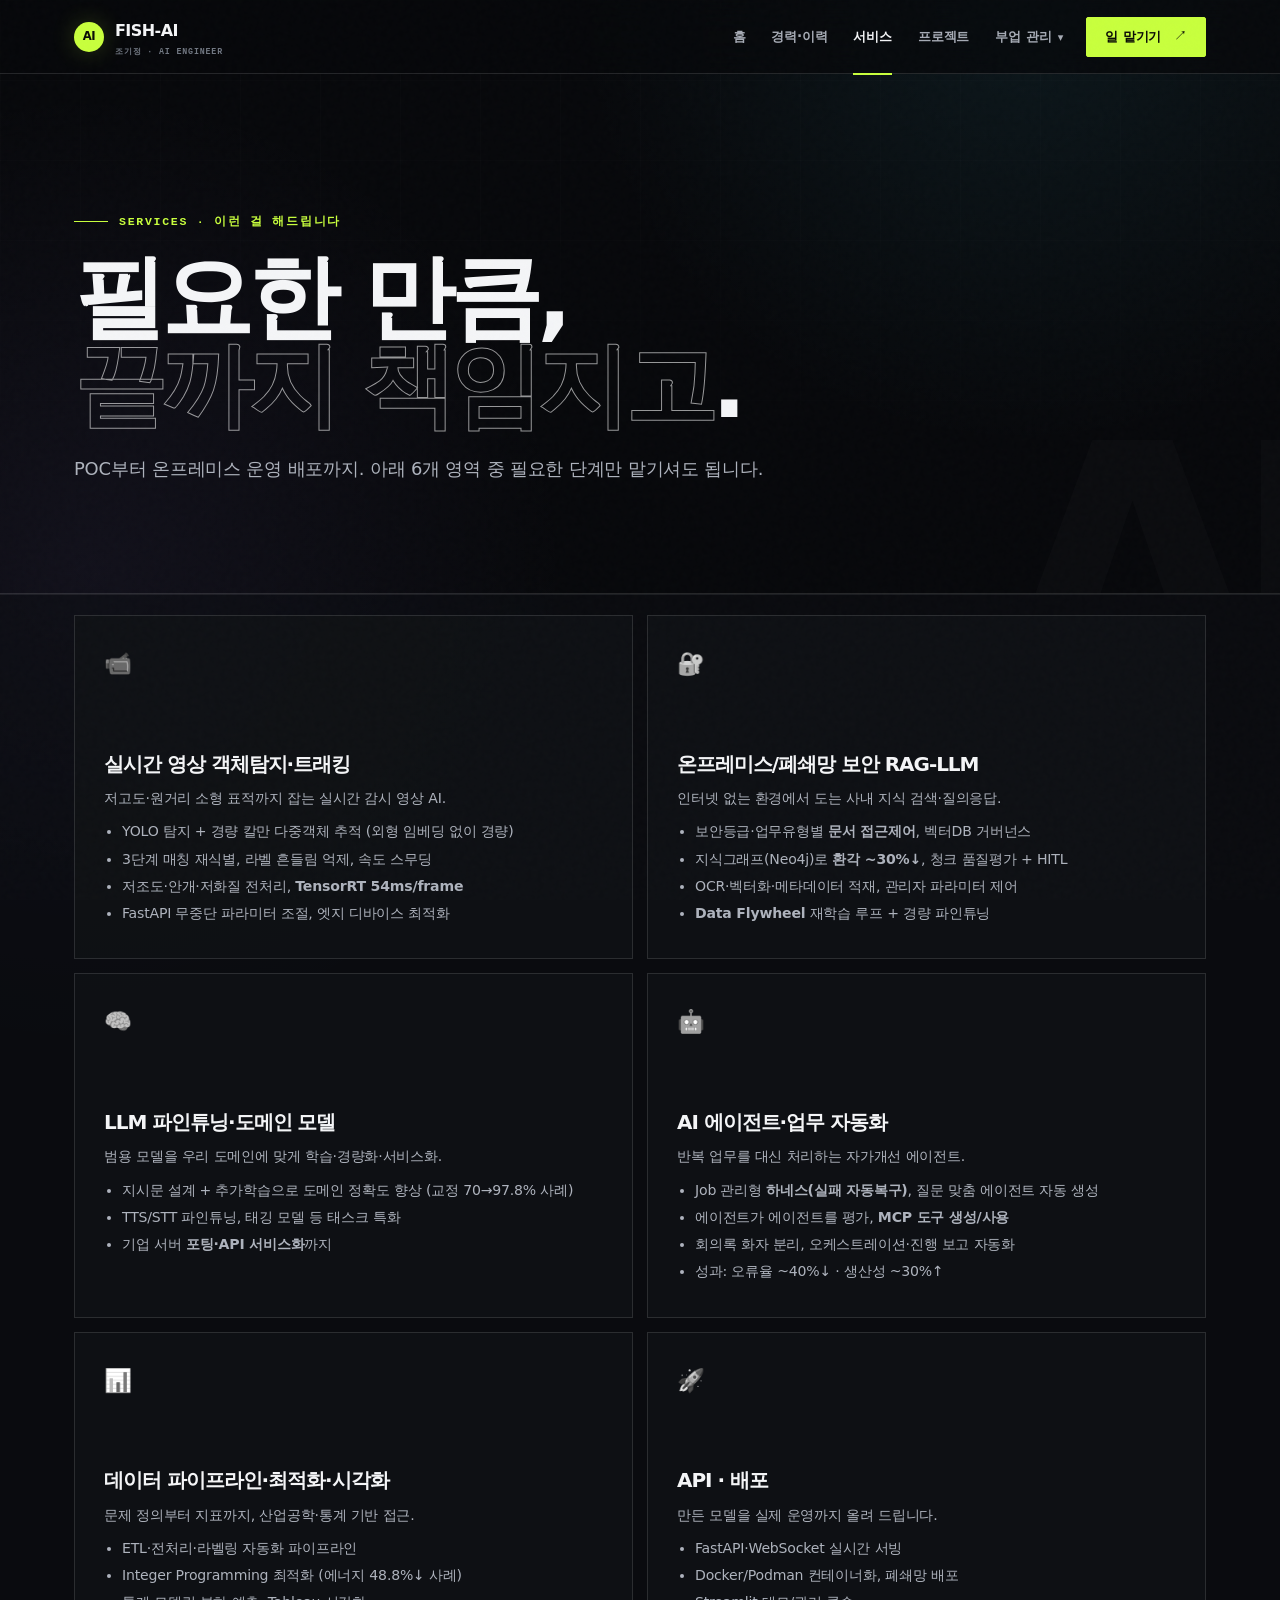
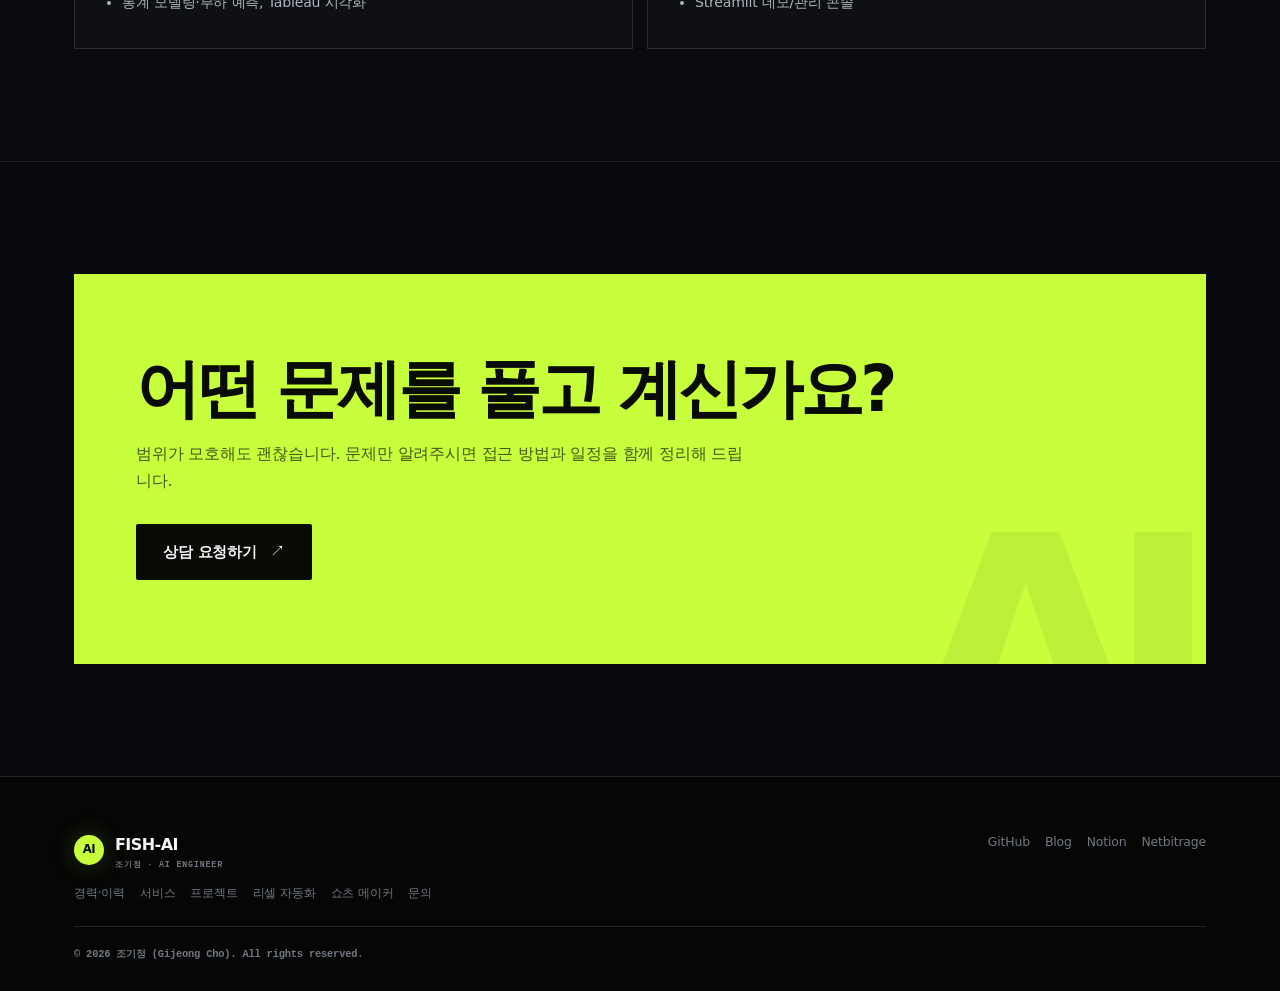
<file: services.html>
<!DOCTYPE html>
<html lang="ko">
<head>
  <meta charset="UTF-8" />
  <meta name="viewport" content="width=device-width, initial-scale=1.0" />
  <title>서비스 | 조기정 · AI 개발</title>
  <meta name="description" content="실시간 영상 트래킹, 온프레미스 보안 RAG-LLM, LLM 파인튜닝, AI 에이전트·자동화, 데이터·최적화, API·배포 — 수주 관점 서비스 안내." />
  <link rel="stylesheet" href="css/style.css" />
  <link rel="stylesheet" href="css/style-v2.css" />
</head>
<body>
  <header class="site-header">
    <div class="wrap nav">
      <a class="brand" href="index.html"><span class="logo-mark">AI</span><span>FISH-AI<small>조기정 · AI Engineer</small></span></a>
      <nav class="nav-links">
        <a href="index.html">홈</a>
        <a href="about.html">경력·이력</a>
        <a href="services.html">서비스</a>
        <a href="projects.html">프로젝트</a>
        <div class="nav-dropdown">
          <button type="button" class="nav-drop-toggle" aria-haspopup="true" aria-expanded="false">부업 관리 <span class="caret">▾</span></button>
          <div class="nav-drop-menu">
            <a href="resell.html">리셀 자동화</a>
            <a href="make_shorts.html">쇼츠 메이커</a>
          </div>
        </div>
        <a class="btn btn-primary nav-cta" href="contact.html">일 맡기기</a>
      </nav>
      <button class="nav-toggle" aria-label="메뉴 열기">☰</button>
    </div>
  </header>

  <main>
    <section class="hero" style="padding-bottom:20px">
      <div class="wrap reveal">
        <span class="eyebrow">Services · 이런 걸 해드립니다</span>
        <h1 style="font-size:clamp(2rem,4.6vw,3rem);margin-top:16px">필요한 만큼,<br /><span class="grad-text">끝까지 책임지고</span>.</h1>
        <p class="lead">POC부터 온프레미스 운영 배포까지. 아래 6개 영역 중 필요한 단계만 맡기셔도 됩니다.</p>
      </div>
    </section>

    <section style="padding-top:20px">
      <div class="wrap">
        <div class="grid grid-2">
          <div class="card reveal">
            <div class="ico">📹</div>
            <h3>실시간 영상 객체탐지·트래킹</h3>
            <p>저고도·원거리 소형 표적까지 잡는 실시간 감시 영상 AI.</p>
            <ul>
              <li>YOLO 탐지 + 경량 칼만 다중객체 추적 (외형 임베딩 없이 경량)</li>
              <li>3단계 매칭 재식별, 라벨 흔들림 억제, 속도 스무딩</li>
              <li>저조도·안개·저화질 전처리, <b>TensorRT 54ms/frame</b></li>
              <li>FastAPI 무중단 파라미터 조절, 엣지 디바이스 최적화</li>
            </ul>
          </div>
          <div class="card reveal">
            <div class="ico">🔐</div>
            <h3>온프레미스/폐쇄망 보안 RAG-LLM</h3>
            <p>인터넷 없는 환경에서 도는 사내 지식 검색·질의응답.</p>
            <ul>
              <li>보안등급·업무유형별 <b>문서 접근제어</b>, 벡터DB 거버넌스</li>
              <li>지식그래프(Neo4j)로 <b>환각 ~30%↓</b>, 청크 품질평가 + HITL</li>
              <li>OCR·벡터화·메타데이터 적재, 관리자 파라미터 제어</li>
              <li><b>Data Flywheel</b> 재학습 루프 + 경량 파인튜닝</li>
            </ul>
          </div>
          <div class="card reveal">
            <div class="ico">🧠</div>
            <h3>LLM 파인튜닝·도메인 모델</h3>
            <p>범용 모델을 우리 도메인에 맞게 학습·경량화·서비스화.</p>
            <ul>
              <li>지시문 설계 + 추가학습으로 도메인 정확도 향상 (교정 70→97.8% 사례)</li>
              <li>TTS/STT 파인튜닝, 태깅 모델 등 태스크 특화</li>
              <li>기업 서버 <b>포팅·API 서비스화</b>까지</li>
            </ul>
          </div>
          <div class="card reveal">
            <div class="ico">🤖</div>
            <h3>AI 에이전트·업무 자동화</h3>
            <p>반복 업무를 대신 처리하는 자가개선 에이전트.</p>
            <ul>
              <li>Job 관리형 <b>하네스(실패 자동복구)</b>, 질문 맞춤 에이전트 자동 생성</li>
              <li>에이전트가 에이전트를 평가, <b>MCP 도구 생성/사용</b></li>
              <li>회의록 화자 분리, 오케스트레이션·진행 보고 자동화</li>
              <li>성과: 오류율 ~40%↓ · 생산성 ~30%↑</li>
            </ul>
          </div>
          <div class="card reveal">
            <div class="ico">📊</div>
            <h3>데이터 파이프라인·최적화·시각화</h3>
            <p>문제 정의부터 지표까지, 산업공학·통계 기반 접근.</p>
            <ul>
              <li>ETL·전처리·라벨링 자동화 파이프라인</li>
              <li>Integer Programming 최적화 (에너지 48.8%↓ 사례)</li>
              <li>통계 모델링·부하 예측, Tableau 시각화</li>
            </ul>
          </div>
          <div class="card reveal">
            <div class="ico">🚀</div>
            <h3>API · 배포</h3>
            <p>만든 모델을 실제 운영까지 올려 드립니다.</p>
            <ul>
              <li>FastAPI·WebSocket 실시간 서빙</li>
              <li>Docker/Podman 컨테이너화, 폐쇄망 배포</li>
              <li>Streamlit 데모/관리 콘솔</li>
            </ul>
          </div>
        </div>
      </div>
    </section>

    <section>
      <div class="wrap">
        <div class="cta-band reveal">
          <h2>어떤 문제를 풀고 계신가요?</h2>
          <p>범위가 모호해도 괜찮습니다. 문제만 알려주시면 접근 방법과 일정을 함께 정리해 드립니다.</p>
          <a class="btn btn-primary btn-lg" href="contact.html">상담 요청하기</a>
        </div>
      </div>
    </section>
  </main>

  <footer class="site-footer">
    <div class="wrap">
      <div class="footer-grid">
        <div>
          <a class="brand" href="index.html"><span class="logo-mark">AI</span><span>FISH-AI<small>조기정 · AI Engineer</small></span></a>
          <div class="footer-links" style="margin-top:14px">
            <a href="about.html">경력·이력</a><a href="services.html">서비스</a><a href="projects.html">프로젝트</a><a href="resell.html">리셀 자동화</a><a href="make_shorts.html">쇼츠 메이커</a><a href="contact.html">문의</a>
          </div>
        </div>
        <div class="footer-links" style="align-items:flex-start">
          <a href="https://github.com/GiJeongCho" target="_blank" rel="noopener">GitHub</a>
          <a href="https://wzxcv123.tistory.com/" target="_blank" rel="noopener">Blog</a>
          <a href="https://leaf-drill-a6f.notion.site/Profile_Gi_Jeong_Cho-66f60842a1c74bcc870d126a96f8743e" target="_blank" rel="noopener">Notion</a>
          <a href="http://netbitrage.kro.kr" target="_blank" rel="noopener">Netbitrage</a>
        </div>
      </div>
      <div class="copyright">© <span id="year">2026</span> 조기정 (Gijeong Cho). All rights reserved.</div>
    </div>
  </footer>

  <script src="js/main.js"></script>
</body>
</html>
</file>
<file: css/style.css>
/* =========================================================================
   FISH-AI · 조기정 AI 개발자 홈페이지
   다크 네이비 + 민트/시안 디자인 시스템 (넷비트라지 톤 계열)
   빌드 도구 없이 정적 서빙만으로 동작.
   ========================================================================= */

:root {
  --bg: #0a0f1c;
  --bg-2: #0e1526;
  --panel: #121a2e;
  --panel-2: #16203a;
  --line: #223052;
  --line-soft: #1a2540;
  --text: #e8eefb;
  --text-2: #9fb0cf;
  --muted: #6f80a3;
  --mint: #35e0c1;
  --cyan: #4aa8ff;
  --mint-dim: rgba(53, 224, 193, 0.14);
  --cyan-dim: rgba(74, 168, 255, 0.12);
  --danger: #ff6b6b;
  --gold: #ffd166;
  --radius: 16px;
  --radius-sm: 10px;
  --shadow: 0 18px 50px rgba(0, 0, 0, 0.45);
  --shadow-soft: 0 8px 24px rgba(0, 0, 0, 0.3);
  --grad: linear-gradient(135deg, var(--mint), var(--cyan));
  --maxw: 1120px;
  --font: "Pretendard", "Noto Sans KR", system-ui, -apple-system, "Segoe UI", Roboto, sans-serif;
}

* { box-sizing: border-box; margin: 0; padding: 0; }

html { scroll-behavior: smooth; }

body {
  font-family: var(--font);
  background: var(--bg);
  color: var(--text);
  line-height: 1.65;
  -webkit-font-smoothing: antialiased;
  overflow-x: hidden;
}

/* 배경 은은한 그라디언트 오브 */
body::before {
  content: "";
  position: fixed;
  inset: 0;
  z-index: -2;
  background:
    radial-gradient(60% 50% at 15% 0%, rgba(53, 224, 193, 0.10), transparent 60%),
    radial-gradient(55% 45% at 90% 10%, rgba(74, 168, 255, 0.10), transparent 60%),
    var(--bg);
}

a { color: inherit; text-decoration: none; }
img { max-width: 100%; display: block; }

.wrap { width: 100%; max-width: var(--maxw); margin: 0 auto; padding: 0 22px; }

/* ---------- 타이포 ---------- */
h1, h2, h3 { line-height: 1.2; letter-spacing: -0.02em; font-weight: 800; }
h2.section-title { font-size: clamp(1.5rem, 3.4vw, 2.3rem); }
.section-sub { color: var(--text-2); margin-top: 8px; max-width: 62ch; }
.grad-text {
  background: var(--grad);
  -webkit-background-clip: text;
  background-clip: text;
  -webkit-text-fill-color: transparent;
}
.eyebrow {
  display: inline-flex; align-items: center; gap: 8px;
  font-size: 0.8rem; font-weight: 700; letter-spacing: 0.14em;
  text-transform: uppercase; color: var(--mint);
  padding: 6px 12px; border: 1px solid var(--line);
  border-radius: 999px; background: var(--mint-dim);
}

/* ---------- 헤더 ---------- */
.site-header {
  position: sticky; top: 0; z-index: 100;
  backdrop-filter: blur(12px);
  background: rgba(10, 15, 28, 0.72);
  border-bottom: 1px solid var(--line-soft);
}
.nav {
  display: flex; align-items: center; justify-content: space-between;
  height: 66px;
}
.brand { display: flex; align-items: center; gap: 10px; font-weight: 800; font-size: 1.15rem; }
.brand .logo-mark {
  width: 30px; height: 30px; border-radius: 9px;
  background: var(--grad); display: grid; place-items: center;
  color: #04121a; font-weight: 900; font-size: 0.95rem;
  box-shadow: 0 6px 18px rgba(53, 224, 193, 0.35);
}
.brand small { display: block; font-size: 0.62rem; color: var(--muted); letter-spacing: 0.14em; font-weight: 600; }
.nav-links { display: flex; align-items: center; gap: 4px; }
.nav-links a {
  padding: 9px 14px; border-radius: 10px; color: var(--text-2);
  font-weight: 600; font-size: 0.94rem; transition: 0.2s;
}
.nav-links a:hover { color: var(--text); background: var(--panel); }
.nav-links a.active { color: var(--mint); }
.nav-cta { margin-left: 8px; }
/* 네비 CTA: 어두운 헤더 위에서 잘 보이도록 흰색 버튼으로 고정 (링크 규칙 override) */
.nav-links a.nav-cta {
  color: #04121a; background: #ffffff; padding: 10px 18px;
  border: 1px solid #ffffff; box-shadow: 0 8px 22px rgba(0, 0, 0, 0.35);
}
.nav-links a.nav-cta:hover { color: #04121a; background: #eef4ff; border-color: #eef4ff; }
.nav-links a.nav-cta.active { color: #04121a; background: #ffffff; }
.nav-toggle {
  display: none; background: none; border: 1px solid var(--line);
  color: var(--text); width: 42px; height: 42px; border-radius: 10px;
  font-size: 1.3rem; cursor: pointer;
}

/* ---------- 네비 드롭다운 (부업 관리) ---------- */
.nav-dropdown { position: relative; display: inline-flex; }
.nav-drop-toggle {
  font-family: inherit; cursor: pointer;
  padding: 9px 14px; border-radius: 10px; color: var(--text-2);
  font-weight: 600; font-size: 0.94rem; background: none; border: none;
  display: inline-flex; align-items: center; gap: 6px; transition: 0.2s;
}
.nav-drop-toggle:hover { color: var(--text); background: var(--panel); }
.nav-drop-toggle .caret { font-size: 0.7rem; transition: transform 0.2s; }
.nav-dropdown.open .nav-drop-toggle { color: var(--mint); }
.nav-dropdown.open .nav-drop-toggle .caret { transform: rotate(180deg); }
.nav-drop-toggle.active { color: var(--mint); }
.nav-drop-menu {
  position: absolute; top: calc(100% + 8px); left: 0; min-width: 194px;
  background: var(--panel-2); border: 1px solid var(--line);
  border-radius: 12px; box-shadow: var(--shadow); padding: 8px;
  display: none; flex-direction: column; gap: 2px; z-index: 120;
}
.nav-dropdown.open .nav-drop-menu { display: flex; }
.nav-drop-menu a {
  padding: 10px 12px; border-radius: 8px; color: var(--text-2);
  font-weight: 600; font-size: 0.92rem; white-space: nowrap;
}
.nav-drop-menu a:hover { color: var(--mint); background: var(--panel); }
.nav-drop-menu a.active { color: var(--mint); }

/* ---------- 버튼 ---------- */
.btn {
  display: inline-flex; align-items: center; gap: 8px;
  padding: 12px 20px; border-radius: 12px; font-weight: 700;
  font-size: 0.95rem; cursor: pointer; border: 1px solid transparent;
  transition: transform 0.15s, box-shadow 0.2s, background 0.2s;
}
.btn:active { transform: translateY(1px); }
.btn-primary { background: var(--grad); color: #04121a; box-shadow: 0 10px 26px rgba(53, 224, 193, 0.3); }
.btn-primary:hover { box-shadow: 0 14px 34px rgba(53, 224, 193, 0.45); }
.btn-ghost { background: var(--panel); color: var(--text); border-color: var(--line); }
.btn-ghost:hover { border-color: var(--mint); color: var(--mint); }
.btn-lg { padding: 15px 26px; font-size: 1rem; }

/* ---------- 섹션 공통 ---------- */
section { padding: 84px 0; }
.section-head { margin-bottom: 42px; }

/* ---------- Hero ---------- */
.hero { padding: 76px 0 64px; position: relative; }
.hero-grid { display: grid; grid-template-columns: 1.15fr 0.85fr; gap: 46px; align-items: center; }
.hero h1 { font-size: clamp(2.1rem, 5.4vw, 3.5rem); margin: 18px 0 16px; }
.hero p.lead { font-size: 1.12rem; color: var(--text-2); max-width: 54ch; }
.hero-cta { display: flex; gap: 12px; margin-top: 28px; flex-wrap: wrap; }
.hero-meta { display: flex; gap: 22px; margin-top: 30px; flex-wrap: wrap; }
.hero-meta .m { display: flex; flex-direction: column; }
.hero-meta .m b { font-size: 1.5rem; }
.hero-meta .m span { font-size: 0.82rem; color: var(--muted); }

.hero-card {
  background: linear-gradient(160deg, var(--panel-2), var(--panel));
  border: 1px solid var(--line); border-radius: var(--radius);
  padding: 26px; box-shadow: var(--shadow); position: relative; overflow: hidden;
}
.hero-card::after {
  content: ""; position: absolute; top: -40%; right: -30%;
  width: 60%; height: 120%; background: var(--mint-dim);
  filter: blur(60px); border-radius: 50%;
}
.hero-card h3 { font-size: 1rem; color: var(--mint); margin-bottom: 14px; position: relative; }
.skill-tags { display: flex; flex-wrap: wrap; gap: 8px; position: relative; }
.skill-tags span {
  font-size: 0.8rem; padding: 6px 11px; border-radius: 999px;
  background: var(--bg-2); border: 1px solid var(--line); color: var(--text-2);
}

/* ---------- 카드 그리드 ---------- */
.grid { display: grid; gap: 20px; }
.grid-2 { grid-template-columns: repeat(2, 1fr); }
.grid-3 { grid-template-columns: repeat(3, 1fr); }
.grid-4 { grid-template-columns: repeat(4, 1fr); }

.card {
  background: var(--panel); border: 1px solid var(--line);
  border-radius: var(--radius); padding: 26px; transition: 0.25s;
  position: relative; overflow: hidden;
}
.card:hover { border-color: var(--mint); transform: translateY(-4px); box-shadow: var(--shadow-soft); }
.card .ico {
  width: 46px; height: 46px; border-radius: 12px; display: grid; place-items: center;
  background: var(--mint-dim); color: var(--mint); font-size: 1.35rem; margin-bottom: 16px;
}
.card h3 { font-size: 1.12rem; margin-bottom: 8px; }
.card p { color: var(--text-2); font-size: 0.94rem; }
.card ul { color: var(--text-2); font-size: 0.9rem; margin-top: 10px; padding-left: 18px; }
.card ul li { margin-bottom: 4px; }

/* ---------- 성과 스탯 ---------- */
.stats { display: grid; grid-template-columns: repeat(4, 1fr); gap: 18px; }
.stat {
  background: linear-gradient(160deg, var(--panel-2), var(--panel));
  border: 1px solid var(--line); border-radius: var(--radius);
  padding: 26px 22px; text-align: center;
}
.stat b { display: block; font-size: 2rem; font-weight: 900; }
.stat span { color: var(--text-2); font-size: 0.9rem; }

/* ---------- Netbitrage 카드 ---------- */
.promo {
  background: linear-gradient(120deg, rgba(74, 168, 255, 0.10), rgba(53, 224, 193, 0.08));
  border: 1px solid var(--line); border-radius: var(--radius);
  padding: 34px; display: flex; align-items: center; justify-content: space-between; gap: 24px; flex-wrap: wrap;
}
.promo .txt h3 { font-size: 1.4rem; margin-bottom: 6px; }
.promo .txt p { color: var(--text-2); max-width: 60ch; }

/* ---------- 타임라인 ---------- */
.timeline { position: relative; padding-left: 30px; }
.timeline::before {
  content: ""; position: absolute; left: 8px; top: 6px; bottom: 6px;
  width: 2px; background: var(--line);
}
.tl-item { position: relative; padding-bottom: 34px; }
.tl-item::before {
  content: ""; position: absolute; left: -30px; top: 4px;
  width: 18px; height: 18px; border-radius: 50%;
  background: var(--bg); border: 3px solid var(--mint);
  box-shadow: 0 0 0 4px var(--mint-dim);
}
.tl-item .period { font-size: 0.82rem; color: var(--mint); font-weight: 700; }
.tl-item h3 { font-size: 1.15rem; margin: 4px 0 4px; }
.tl-item .org { color: var(--text-2); font-size: 0.9rem; margin-bottom: 10px; }
.tl-item ul { color: var(--text-2); font-size: 0.93rem; padding-left: 18px; }
.tl-item ul li { margin-bottom: 5px; }

/* ---------- 배지/리스트 ---------- */
.badges { display: flex; flex-wrap: wrap; gap: 10px; }
.badge {
  display: inline-flex; align-items: center; gap: 8px;
  padding: 9px 14px; border-radius: 10px; font-size: 0.88rem;
  background: var(--panel); border: 1px solid var(--line); color: var(--text-2);
}
.badge b { color: var(--text); }

.def-list { display: grid; grid-template-columns: 150px 1fr; gap: 10px 18px; }
.def-list dt { color: var(--mint); font-weight: 700; font-size: 0.9rem; }
.def-list dd { color: var(--text-2); font-size: 0.94rem; }

/* ---------- 프로젝트 ---------- */
.proj { display: flex; flex-direction: column; }
.proj .tag { align-self: flex-start; font-size: 0.72rem; letter-spacing: 0.1em; text-transform: uppercase;
  color: var(--cyan); background: var(--cyan-dim); border: 1px solid var(--line);
  padding: 4px 10px; border-radius: 999px; margin-bottom: 12px; }
.proj .metrics { display: flex; flex-wrap: wrap; gap: 8px; margin-top: 14px; }
.proj .metrics span { font-size: 0.8rem; color: var(--mint); background: var(--mint-dim);
  border-radius: 8px; padding: 4px 9px; font-weight: 700; }

/* ---------- 폼 ---------- */
.contact-grid { display: grid; grid-template-columns: 1.1fr 0.9fr; gap: 34px; }
.form-panel, .info-panel {
  background: var(--panel); border: 1px solid var(--line);
  border-radius: var(--radius); padding: 30px;
}
.field { margin-bottom: 18px; }
.field label { display: block; font-size: 0.88rem; font-weight: 600; margin-bottom: 7px; color: var(--text-2); }
.field input, .field select, .field textarea {
  width: 100%; padding: 12px 14px; border-radius: 10px;
  background: var(--bg-2); border: 1px solid var(--line); color: var(--text);
  font-family: inherit; font-size: 0.95rem; transition: 0.2s;
}
.field input:focus, .field select:focus, .field textarea:focus {
  outline: none; border-color: var(--mint); box-shadow: 0 0 0 3px var(--mint-dim);
}
.field textarea { min-height: 130px; resize: vertical; }
.form-note { font-size: 0.82rem; color: var(--muted); margin-top: 6px; }

.info-row { display: flex; align-items: center; gap: 14px; padding: 14px 0; border-bottom: 1px solid var(--line-soft); }
.info-row:last-child { border-bottom: none; }
.info-row .ico { width: 42px; height: 42px; border-radius: 11px; background: var(--mint-dim);
  color: var(--mint); display: grid; place-items: center; font-size: 1.15rem; flex-shrink: 0; }
.info-row .t { font-size: 0.78rem; color: var(--muted); }
.info-row .v { font-weight: 600; }

.qr-box { text-align: center; margin-top: 22px; padding-top: 22px; border-top: 1px solid var(--line-soft); }
.qr-box img { width: 148px; height: 148px; margin: 12px auto 8px; background: #fff; border-radius: 12px; padding: 8px; }
.qr-box .qr-fallback {
  width: 148px; height: 148px; margin: 12px auto 8px; border-radius: 12px;
  display: grid; place-items: center; background: var(--bg-2); border: 1px dashed var(--line);
  color: var(--muted); font-size: 0.8rem; text-align: center; padding: 10px;
}

/* ---------- CTA 밴드 ---------- */
.cta-band {
  background: linear-gradient(120deg, var(--panel-2), var(--panel));
  border: 1px solid var(--line); border-radius: var(--radius);
  padding: 48px; text-align: center;
}
.cta-band h2 { font-size: clamp(1.6rem, 3.6vw, 2.4rem); }
.cta-band p { color: var(--text-2); margin: 12px auto 26px; max-width: 54ch; }

/* ---------- 푸터 ---------- */
.site-footer { border-top: 1px solid var(--line-soft); padding: 42px 0 34px; margin-top: 30px; }
.footer-grid { display: flex; justify-content: space-between; gap: 24px; flex-wrap: wrap; }
.footer-grid .brand { margin-bottom: 12px; }
.footer-links { display: flex; gap: 18px; flex-wrap: wrap; }
.footer-links a { color: var(--text-2); font-size: 0.9rem; }
.footer-links a:hover { color: var(--mint); }
.copyright { color: var(--muted); font-size: 0.82rem; margin-top: 22px; }

/* ---------- 스크롤 등장 애니메이션 ---------- */
.reveal { opacity: 0; transform: translateY(24px); transition: opacity 0.7s, transform 0.7s; }
.reveal.in { opacity: 1; transform: none; }

/* ---------- 반응형 ---------- */
@media (max-width: 900px) {
  .hero-grid { grid-template-columns: 1fr; }
  .grid-3, .grid-4 { grid-template-columns: repeat(2, 1fr); }
  .stats { grid-template-columns: repeat(2, 1fr); }
  .contact-grid { grid-template-columns: 1fr; }
  .def-list { grid-template-columns: 110px 1fr; }
}
@media (max-width: 640px) {
  section { padding: 60px 0; }
  .nav-links {
    position: fixed; top: 66px; left: 0; right: 0;
    flex-direction: column; align-items: stretch; gap: 2px;
    background: var(--bg-2); border-bottom: 1px solid var(--line);
    padding: 12px 18px; transform: translateY(-140%); transition: transform 0.3s; z-index: 90;
  }
  .nav-links.open { transform: none; }
  .nav-links a { padding: 13px 12px; }
  .nav-toggle { display: grid; place-items: center; }
  .nav-dropdown { flex-direction: column; align-items: stretch; }
  .nav-drop-toggle { width: 100%; justify-content: space-between; padding: 13px 12px; }
  .nav-drop-menu {
    position: static; display: flex; box-shadow: none; border: none;
    background: transparent; padding: 0 0 0 12px; min-width: 0;
    max-height: 0; overflow: hidden; padding-top: 0; padding-bottom: 0;
  }
  .nav-dropdown.open .nav-drop-menu { max-height: 200px; }
  .grid-2, .grid-3, .grid-4 { grid-template-columns: 1fr; }
  .promo { flex-direction: column; align-items: flex-start; }
  .cta-band { padding: 34px 22px; }
}
</file>
<file: css/style-v2.css>
/* ==========================================================================
   FISH-AI / Frontier System 2026
   ai_ seminar의 에디토리얼 UI를 FISH-AI 포트폴리오에 맞게 확장한 오버레이
   ========================================================================== */

:root {
  --bg: #07080b;
  --bg-2: #0c0e13;
  --panel: #101217;
  --panel-2: #151820;
  --line: rgba(255, 255, 255, .12);
  --line-soft: rgba(255, 255, 255, .075);
  --text: #f4f5f7;
  --text-2: #aeb3bd;
  --muted: #717782;
  --mint: #c8ff3d;
  --cyan: #52e5ff;
  --mint-dim: rgba(200, 255, 61, .09);
  --cyan-dim: rgba(82, 229, 255, .08);
  --danger: #ff6b78;
  --gold: #ffd166;
  --radius: 2px;
  --radius-sm: 2px;
  --shadow: 0 30px 80px rgba(0, 0, 0, .45);
  --shadow-soft: 0 16px 40px rgba(0, 0, 0, .35);
  --grad: linear-gradient(110deg, var(--mint), var(--cyan));
  --maxw: 1180px;
  --mono: "SFMono-Regular", Consolas, "Liberation Mono", monospace;
}

html { scroll-padding-top: 74px; }

body {
  background:
    radial-gradient(circle at 80% 0%, rgba(82, 229, 255, .07), transparent 28rem),
    radial-gradient(circle at 7% 22%, rgba(167, 139, 250, .065), transparent 30rem),
    var(--bg);
  letter-spacing: -.012em;
}

body::before {
  z-index: -2;
  background:
    linear-gradient(rgba(255,255,255,.014) 1px, transparent 1px),
    linear-gradient(90deg, rgba(255,255,255,.014) 1px, transparent 1px);
  background-size: 80px 80px;
  mask-image: linear-gradient(to bottom, black, transparent 72%);
}

body::after {
  content: "";
  position: fixed;
  z-index: 200;
  inset: 0;
  opacity: .15;
  pointer-events: none;
  background-image: url("data:image/svg+xml,%3Csvg viewBox='0 0 180 180' xmlns='http://www.w3.org/2000/svg'%3E%3Cfilter id='n'%3E%3CfeTurbulence type='fractalNoise' baseFrequency='.9' numOctaves='3' stitchTiles='stitch'/%3E%3C/filter%3E%3Crect width='100%25' height='100%25' filter='url(%23n)' opacity='.12'/%3E%3C/svg%3E");
}

::selection { color: #090b06; background: var(--mint); }
.wrap { max-width: var(--maxw); padding-inline: 24px; }

h1, h2, h3 {
  line-height: 1.06;
  letter-spacing: -.052em;
}

h2.section-title {
  font-size: clamp(2.5rem, 5vw, 4.6rem);
  line-height: 1.02;
}

.section-sub {
  max-width: 52ch;
  margin-top: 17px;
  color: var(--text-2);
  font-size: 1rem;
}

.grad-text {
  background: var(--grad);
  -webkit-background-clip: text;
  background-clip: text;
  -webkit-text-fill-color: transparent;
}

.eyebrow {
  padding: 0;
  gap: 11px;
  border: 0;
  border-radius: 0;
  color: var(--mint);
  background: transparent;
  font: 700 .72rem/1 var(--mono);
  letter-spacing: .15em;
}

.eyebrow::before {
  content: "";
  width: 34px;
  height: 1px;
  background: currentColor;
}

/* ---------- Header ---------- */
.site-header {
  height: 74px;
  border-bottom: 1px solid var(--line);
  background: rgba(7, 8, 11, .76);
  backdrop-filter: blur(18px);
}

.nav { height: 74px; }

.brand {
  gap: 11px;
  font-size: 1rem;
  letter-spacing: -.035em;
}

.brand .logo-mark {
  width: 30px;
  height: 30px;
  border-radius: 50%;
  color: #090b06;
  background: var(--mint);
  box-shadow: 0 0 25px rgba(200, 255, 61, .2);
  font: 900 .73rem/1 var(--font);
}

.brand small {
  margin-top: 2px;
  color: var(--muted);
  font: 600 .52rem/1.1 var(--mono);
  letter-spacing: .1em;
  text-transform: uppercase;
}

.nav-links { gap: 0; height: 100%; }

.nav-links > a,
.nav-drop-toggle {
  position: relative;
  padding: 10px 13px;
  border-radius: 0;
  color: #a6abb5;
  background: transparent;
  font-size: .84rem;
  font-weight: 650;
}

.nav-links > a:not(.nav-cta)::after,
.nav-drop-toggle::after {
  content: "";
  position: absolute;
  right: 13px;
  bottom: -17px;
  left: 13px;
  height: 2px;
  background: var(--mint);
  transform: scaleX(0);
  transition: transform .2s;
}

.nav-links > a:hover,
.nav-drop-toggle:hover {
  color: var(--text);
  background: transparent;
}

.nav-links > a.active::after,
.nav-drop-toggle.active::after { transform: scaleX(1); }
.nav-links a.active, .nav-drop-toggle.active { color: var(--text); }

.nav-links a.nav-cta {
  min-height: 40px;
  margin-left: 10px;
  padding: 0 18px;
  border: 1px solid var(--mint);
  border-radius: 2px;
  color: #090b06;
  background: var(--mint);
  box-shadow: none;
}

.nav-links a.nav-cta:hover {
  color: #090b06;
  border-color: #dcff84;
  background: #dcff84;
}

.nav-dropdown { height: 100%; align-items: center; }

.nav-drop-menu {
  top: calc(100% - 8px);
  padding: 6px;
  border: 1px solid var(--line);
  border-radius: 2px;
  background: rgba(13, 15, 19, .98);
}

.nav-drop-menu a { border-radius: 0; font-size: .82rem; }

.nav-toggle {
  width: 42px;
  height: 42px;
  border-radius: 2px;
  font-size: 0;
}

.nav-toggle::before,
.nav-toggle::after {
  content: "";
  position: absolute;
  left: 11px;
  width: 18px;
  height: 1px;
  background: var(--text);
  transition: transform .2s;
}

.nav-toggle { position: relative; }
.nav-toggle::before { top: 15px; box-shadow: 0 6px 0 var(--text); }
.nav-toggle::after { top: 27px; }
.nav-toggle[aria-expanded="true"]::before {
  top: 20px;
  box-shadow: none;
  transform: rotate(45deg);
}
.nav-toggle[aria-expanded="true"]::after {
  top: 20px;
  transform: rotate(-45deg);
}

/* ---------- Buttons ---------- */
.btn {
  min-height: 51px;
  justify-content: center;
  gap: 13px;
  padding: 0 22px;
  border-radius: 2px;
  font-size: .88rem;
  transition: transform .2s, border-color .2s, color .2s, background .2s;
}

.btn::after {
  content: "↗";
  font-family: var(--mono);
  font-weight: 400;
}

.btn:hover { transform: translateY(-2px); }

.btn-primary {
  color: #090b06;
  background: var(--mint);
  box-shadow: 0 0 30px rgba(200, 255, 61, .1);
}

.btn-primary:hover {
  color: #090b06;
  background: #dcff84;
  box-shadow: 0 0 35px rgba(200, 255, 61, .18);
}

.btn-ghost {
  border-color: var(--line);
  color: var(--text);
  background: rgba(255,255,255,.02);
}

.btn-ghost:hover { color: var(--mint); border-color: var(--mint); }
.btn-lg { min-height: 56px; padding-inline: 26px; font-size: .92rem; }

/* ---------- Sections ---------- */
section { position: relative; padding: 112px 0; }

.section-head {
  max-width: 850px;
  margin-bottom: 52px;
}

.section-head::before {
  content: "FISH-AI / BUILD SYSTEMS";
  display: block;
  margin-bottom: 18px;
  color: var(--mint);
  font: 700 .65rem var(--mono);
  letter-spacing: .13em;
}

main > section:nth-child(even):not(.hero) {
  border-block: 1px solid var(--line-soft);
  background: rgba(14,16,21,.55);
}

/* ---------- Home hero + AI orb ---------- */
.home-page .hero {
  min-height: calc(100vh - 74px);
  padding: 86px 0 48px;
  display: grid;
  align-items: center;
}

.home-page .hero-grid {
  grid-template-columns: 1.14fr .86fr;
  gap: 68px;
}

.home-page .hero h1 {
  max-width: 760px;
  margin: 25px 0 28px;
  font-size: clamp(4.1rem, 7.5vw, 7.3rem);
  line-height: .91;
  letter-spacing: -.075em;
}

.home-page .hero h1 .grad-text {
  background: none;
  -webkit-text-fill-color: transparent;
  -webkit-text-stroke: 1px rgba(255,255,255,.58);
}

.home-page .hero p.lead {
  max-width: 650px;
  color: #b6bbc4;
  font-size: clamp(1rem, 1.5vw, 1.18rem);
}

.home-page .hero p.lead b { color: var(--text); }
.hero-cta { margin-top: 38px; gap: 12px; }

.home-page .hero-meta {
  margin-top: 48px;
  gap: 0;
  border-block: 1px solid var(--line);
}

.home-page .hero-meta .m {
  min-width: 160px;
  padding: 15px 22px 15px 0;
  margin-right: 22px;
  border-right: 1px solid var(--line);
}

.home-page .hero-meta .m:last-child { border-right: 0; }
.home-page .hero-meta .m b {
  color: var(--text);
  background: none;
  -webkit-text-fill-color: currentColor;
  font-size: .9rem;
}
.home-page .hero-meta .m span { margin-top: 3px; font: 600 .64rem var(--mono); }

.orb-stage {
  position: relative;
  min-height: 560px;
  display: grid;
  place-items: center;
  isolation: isolate;
}

.orb-stage::before {
  content: "";
  position: absolute;
  z-index: -1;
  width: 80%;
  height: 80%;
  border-radius: 50%;
  background: radial-gradient(circle, rgba(82,229,255,.08), transparent 68%);
  filter: blur(18px);
}

.ai-orb {
  position: relative;
  width: min(34vw, 390px);
  aspect-ratio: 1;
  border: 1px solid rgba(200,255,61,.38);
  border-radius: 50%;
  background:
    radial-gradient(circle at 33% 27%, rgba(255,255,255,.95), transparent 1.8%),
    radial-gradient(circle at 44% 43%, rgba(200,255,61,.62), rgba(82,229,255,.17) 26%, rgba(167,139,250,.1) 50%, transparent 70%);
  box-shadow:
    inset 0 0 80px rgba(200,255,61,.07),
    0 0 100px rgba(82,229,255,.08);
  animation: orbFloat 6s ease-in-out infinite;
}

.ai-orb::before,
.ai-orb::after {
  content: "";
  position: absolute;
  border: 1px solid rgba(255,255,255,.2);
  border-radius: 50%;
}

.ai-orb::before {
  inset: 11%;
  transform: rotateX(67deg) rotateZ(25deg);
}

.ai-orb::after {
  inset: 25%;
  border-color: rgba(200,255,61,.4);
  transform: rotateY(67deg) rotateZ(-35deg);
}

.orb-core {
  position: absolute;
  inset: 50% auto auto 50%;
  z-index: 2;
  transform: translate(-50%, -50%);
  text-align: center;
}

.orb-core b {
  display: block;
  font-size: 2.4rem;
  line-height: .8;
  letter-spacing: -.08em;
}

.orb-core small {
  color: var(--mint);
  font: 700 .58rem var(--mono);
  letter-spacing: .16em;
}

.orb-ring {
  position: absolute;
  width: min(42vw, 470px);
  aspect-ratio: 1;
  border: 1px solid var(--line);
  border-radius: 50%;
  animation: ringSpin 24s linear infinite;
}

.orb-ring.ring-two {
  width: min(27vw, 305px);
  border-style: dashed;
  border-color: rgba(82,229,255,.26);
  animation-direction: reverse;
  animation-duration: 18s;
}

.orb-node {
  position: absolute;
  width: 9px;
  height: 9px;
  border-radius: 50%;
  background: var(--mint);
  box-shadow: 0 0 15px var(--mint);
}
.orb-node.n1 { top: 12%; left: 50%; }
.orb-node.n2 { right: 13%; bottom: 25%; background: var(--cyan); box-shadow: 0 0 15px var(--cyan); }
.orb-node.n3 { bottom: 13%; left: 24%; background: #a78bfa; box-shadow: 0 0 15px #a78bfa; }

.orbit-label {
  position: absolute;
  z-index: 3;
  padding: 8px 11px;
  border: 1px solid var(--line);
  color: #d6d9de;
  background: rgba(10,12,15,.86);
  font: 700 .61rem var(--mono);
  letter-spacing: .09em;
  text-transform: uppercase;
  backdrop-filter: blur(8px);
}
.orbit-label.vision { top: 10%; right: -1%; }
.orbit-label.rag { bottom: 19%; left: -4%; }
.orbit-label.agent { right: -3%; bottom: 7%; color: var(--mint); }

.orb-stack {
  position: absolute;
  right: 0;
  bottom: -4px;
  left: 0;
  display: flex;
  flex-wrap: wrap;
  justify-content: center;
  gap: 6px;
}

.orb-stack span {
  padding: 5px 8px;
  border: 1px solid var(--line);
  color: var(--muted);
  background: rgba(7,8,11,.8);
  font: 600 .57rem var(--mono);
}

/* ---------- Cards / grids ---------- */
.grid { gap: 14px; }

.card {
  min-height: 250px;
  padding: 29px;
  border-color: var(--line);
  border-radius: 0;
  background: rgba(16,18,23,.78);
}

.card:hover {
  border-color: rgba(200,255,61,.4);
  background: var(--panel-2);
  box-shadow: none;
}

.card .ico {
  width: auto;
  height: auto;
  display: block;
  margin-bottom: 72px;
  border-radius: 0;
  color: var(--mint);
  background: transparent;
  font-size: 1.4rem;
  filter: grayscale(1);
}

.card h3 { margin-bottom: 12px; font-size: 1.25rem; }
.card p, .card ul { color: var(--text-2); font-size: .88rem; }

.skill-tags { gap: 6px; }
.skill-tags span {
  padding: 6px 9px;
  border-color: var(--line);
  border-radius: 0;
  color: var(--text-2);
  background: #0b0d11;
  font: 600 .7rem var(--mono);
}

/* ---------- Results ---------- */
.stats {
  gap: 0;
  border: 1px solid var(--line);
}

.stat {
  min-height: 190px;
  padding: 28px;
  display: flex;
  flex-direction: column;
  justify-content: space-between;
  border: 0;
  border-right: 1px solid var(--line);
  border-radius: 0;
  text-align: left;
  background: rgba(16,18,23,.72);
}

.stat:last-child { border-right: 0; }

.stat b {
  color: var(--mint);
  background: none;
  -webkit-text-fill-color: currentColor;
  font: 800 clamp(2rem, 4vw, 3.2rem) var(--mono);
  letter-spacing: -.075em;
}

.stat span { color: var(--muted); font: 600 .72rem var(--mono); }

/* ---------- Promo / badges ---------- */
.promo {
  min-height: 300px;
  padding: 48px;
  border-color: var(--line);
  border-radius: 0;
  background:
    radial-gradient(circle at 90% 15%, rgba(82,229,255,.09), transparent 24rem),
    linear-gradient(120deg, rgba(200,255,61,.055), transparent),
    var(--panel);
}

.promo .txt h3 { margin: 18px 0 12px !important; font-size: clamp(1.8rem, 4vw, 3rem) !important; }
.promo .txt p { color: var(--text-2); }

.badges { gap: 8px; }
.badge {
  min-height: 49px;
  padding: 9px 14px;
  border-color: var(--line);
  border-radius: 0;
  color: var(--text-2);
  background: var(--panel);
  font-size: .82rem;
}
.badge b { color: var(--text); }

/* ---------- Projects ---------- */
.proj .tag {
  margin-bottom: 65px;
  padding: 5px 8px;
  border-color: rgba(82,229,255,.25);
  border-radius: 0;
  color: var(--cyan);
  background: transparent;
  font: 700 .62rem var(--mono);
}

.proj .metrics { margin-top: auto; padding-top: 22px; }
.proj .metrics span {
  padding: 5px 8px;
  border: 1px solid rgba(200,255,61,.2);
  border-radius: 0;
  color: var(--mint);
  background: transparent;
  font: 700 .64rem var(--mono);
}

/* ---------- Timeline ---------- */
.timeline { padding-left: 42px; }
.timeline::before { left: 8px; width: 1px; background: var(--line); }
.tl-item { padding: 0 0 58px 25px; }
.tl-item::before {
  left: -42px;
  width: 17px;
  height: 17px;
  border: 1px solid var(--mint);
  background: var(--bg);
  box-shadow: 0 0 18px rgba(200,255,61,.16);
}
.tl-item .period { color: var(--mint); font: 700 .69rem var(--mono); }
.tl-item h3 { margin: 10px 0 7px; font-size: 1.5rem; }
.tl-item .org, .tl-item ul { color: var(--text-2); }

.def-list { gap: 13px 20px; }
.def-list dt { color: var(--mint); font: 700 .73rem var(--mono); }
.def-list dd { color: var(--text-2); font-size: .88rem; }

/* ---------- Subpage hero ---------- */
body:not(.home-page) main > .hero:first-child {
  min-height: 520px;
  padding: 95px 0 74px !important;
  display: flex;
  align-items: center;
  overflow: hidden;
  border-bottom: 1px solid var(--line);
}

body:not(.home-page) main > .hero:first-child::after {
  content: "AI";
  position: absolute;
  right: -3vw;
  bottom: -10vw;
  color: rgba(255,255,255,.018);
  font-size: 28vw;
  font-weight: 900;
  line-height: .8;
  letter-spacing: -.12em;
}

body:not(.home-page) main > .hero:first-child .wrap { position: relative; z-index: 1; }
body:not(.home-page) main > .hero:first-child .wrap:not(.hero-grid) h1 {
  max-width: 950px;
  margin-top: 24px !important;
  font-size: clamp(3.5rem, 7.2vw, 6.5rem) !important;
  line-height: .95;
  word-break: keep-all;
}

body:not(.home-page) main > .hero:first-child p.lead {
  max-width: 720px;
  margin-top: 25px;
  color: var(--text-2);
}

body:not(.home-page) main > .hero:first-child .grad-text {
  background: none;
  -webkit-text-fill-color: transparent;
  -webkit-text-stroke: 1px rgba(255,255,255,.58);
}

/* Product pages keep two-column hero */
body:not(.home-page) main > .hero:first-child .hero-grid h1 {
  margin: 25px 0 22px;
  font-size: clamp(3.1rem, 6vw, 5.5rem);
  line-height: .95;
}

.hero-card {
  padding: 32px;
  border-color: var(--line);
  border-radius: 0;
  background: linear-gradient(145deg, var(--panel-2), var(--panel));
}

.hero-card::after { opacity: .6; }
.hero-card h3 { color: var(--mint); font: 700 .7rem var(--mono); letter-spacing: .1em; }

/* ---------- Shorts maker preview ---------- */
.beta-note {
  max-width: 650px;
  margin-top: 18px;
  padding: 11px 14px;
  border-left: 2px solid var(--mint);
  color: var(--muted);
  background: rgba(200,255,61,.045);
  font-size: .78rem;
}

.beta-note b { color: var(--mint); }
.mobile-only-break { display: none; }

.shorts-preview {
  position: relative;
  overflow: hidden;
  min-height: 550px;
  border: 1px solid rgba(200,255,61,.25);
  background:
    radial-gradient(circle at 70% 20%, rgba(82,229,255,.1), transparent 18rem),
    linear-gradient(145deg, #12150f, #090a0d 70%);
  box-shadow: var(--shadow);
}

.shorts-preview::before {
  content: "";
  position: absolute;
  inset: -18px 18px 18px -18px;
  z-index: -1;
  border: 1px solid var(--line);
}

.preview-top {
  min-height: 48px;
  padding: 0 15px;
  display: flex;
  align-items: center;
  justify-content: space-between;
  border-bottom: 1px solid var(--line);
  color: var(--muted);
  font: 700 .58rem var(--mono);
  letter-spacing: .08em;
}

.preview-top b {
  display: flex;
  align-items: center;
  gap: 7px;
  color: var(--mint);
}

.preview-top b::before {
  content: "";
  width: 6px;
  height: 6px;
  border-radius: 50%;
  background: var(--mint);
  box-shadow: 0 0 12px var(--mint);
}

.preview-workspace {
  min-height: 420px;
  padding: 24px;
  display: grid;
  grid-template-columns: .88fr 1.12fr;
  align-items: center;
  gap: 22px;
}

.phone-frame {
  width: 100%;
  max-width: 205px;
  aspect-ratio: 9 / 16;
  margin-inline: auto;
  padding: 5px;
  border: 1px solid rgba(255,255,255,.25);
  border-radius: 18px;
  background: #050605;
  box-shadow: 0 18px 45px rgba(0,0,0,.45);
}

.phone-video {
  position: relative;
  overflow: hidden;
  width: 100%;
  height: 100%;
  display: flex;
  flex-direction: column;
  justify-content: flex-end;
  padding: 17px 12px;
  border-radius: 13px;
  background:
    linear-gradient(to top, rgba(0,0,0,.82), transparent 62%),
    radial-gradient(circle at 50% 26%, rgba(200,255,61,.7), rgba(82,229,255,.22) 20%, rgba(167,139,250,.16) 38%, #151822 68%);
}

.phone-video::before,
.phone-video::after {
  content: "";
  position: absolute;
  top: 16%;
  left: 50%;
  width: 62%;
  aspect-ratio: 1;
  border: 1px solid rgba(255,255,255,.25);
  border-radius: 50%;
  transform: translateX(-50%) rotateX(65deg);
}

.phone-video::after {
  top: 21%;
  width: 42%;
  border-color: rgba(200,255,61,.45);
  transform: translateX(-50%) rotateY(65deg);
}

.video-badge {
  position: absolute;
  z-index: 2;
  top: 12px;
  left: 12px;
  padding: 4px 6px;
  border: 1px solid rgba(255,255,255,.25);
  color: white;
  font: 700 .52rem var(--mono);
}

.play-button {
  position: absolute;
  z-index: 2;
  top: 38%;
  left: 50%;
  width: 39px;
  height: 39px;
  display: grid;
  place-items: center;
  border: 1px solid rgba(255,255,255,.5);
  border-radius: 50%;
  color: #090b06;
  background: var(--mint);
  font-size: .7rem;
  transform: translate(-50%, -50%);
}

.phone-video strong {
  position: relative;
  z-index: 2;
  color: white;
  font-size: 1.15rem;
  line-height: 1.05;
  letter-spacing: -.05em;
}

.caption-line {
  position: relative;
  z-index: 2;
  margin-top: 9px;
  padding: 5px 6px;
  color: #090b06;
  background: var(--mint);
  font-size: .55rem;
  font-weight: 800;
  text-align: center;
}

.preview-side {
  min-width: 0;
  display: flex;
  flex-direction: column;
  gap: 10px;
}

.chat-bubble {
  padding: 12px;
  border: 1px solid var(--line);
  color: var(--text-2);
  background: rgba(255,255,255,.035);
  font-size: .7rem;
}

.chat-bubble.user { margin-left: 15px; border-color: rgba(82,229,255,.22); }
.chat-bubble.ai { margin-right: 15px; }
.chat-bubble.ai span { margin-right: 5px; color: var(--mint); }

.scene-timeline {
  margin-top: 20px;
  padding-top: 12px;
  display: grid;
  grid-template-columns: repeat(4, 1fr);
  gap: 5px;
  border-top: 1px solid var(--line);
}

.scene-timeline i {
  height: 42px;
  border: 1px solid var(--line);
  background: linear-gradient(135deg, rgba(82,229,255,.12), rgba(167,139,250,.08));
}

.scene-timeline i.active {
  border-color: var(--mint);
  box-shadow: inset 0 -3px 0 var(--mint);
}

.platform-row {
  display: grid;
  grid-template-columns: repeat(3, 1fr);
  border-top: 1px solid var(--line);
}

.platform-row span {
  min-height: 65px;
  padding: 12px;
  border-right: 1px solid var(--line);
  color: var(--muted);
  font: 600 .54rem/1.35 var(--mono);
}

.platform-row span:last-child { border-right: 0; }
.platform-row b { color: var(--text); font-size: .68rem; letter-spacing: .06em; }

.plan-featured {
  border-color: rgba(200,255,61,.55);
  background:
    linear-gradient(145deg, rgba(200,255,61,.08), transparent 55%),
    var(--panel);
}

.plan-featured::after {
  content: "RECOMMENDED";
  position: absolute;
  top: 14px;
  right: 14px;
  color: var(--mint);
  font: 700 .55rem var(--mono);
  letter-spacing: .08em;
}

.faq-list { border-top: 1px solid var(--line); }

.faq-list details {
  border-bottom: 1px solid var(--line);
  background: rgba(255,255,255,.012);
}

.faq-list summary {
  position: relative;
  min-height: 82px;
  padding: 24px 54px 24px 0;
  display: flex;
  align-items: center;
  gap: 28px;
  color: var(--text);
  font-size: 1.05rem;
  font-weight: 750;
  cursor: pointer;
  list-style: none;
}

.faq-list summary::-webkit-details-marker { display: none; }
.faq-list summary span { color: var(--mint); font: 700 .65rem var(--mono); }

.faq-list summary::after {
  content: "+";
  position: absolute;
  right: 14px;
  color: var(--mint);
  font: 400 1.5rem var(--mono);
  transition: transform .2s;
}

.faq-list details[open] summary::after { transform: rotate(45deg); }

.faq-list details p {
  max-width: 850px;
  padding: 0 54px 28px 55px;
  color: var(--text-2);
  font-size: .9rem;
}

/* ---------- Contact ---------- */
.contact-grid { gap: 16px; grid-template-columns: 1.15fr .85fr; }
.form-panel, .info-panel {
  padding: 36px;
  border-color: var(--line);
  border-radius: 0;
  background: rgba(16,18,23,.82);
}

.field { margin-bottom: 21px; }
.field label { color: var(--text-2); font-size: .78rem; }
.field input, .field select, .field textarea {
  min-height: 51px;
  padding: 13px 14px;
  border-color: var(--line);
  border-radius: 0;
  color: var(--text);
  background: #0b0d11;
}
.field textarea { min-height: 145px; }
.field input:focus, .field select:focus, .field textarea:focus {
  border-color: var(--mint);
  box-shadow: 0 0 0 3px rgba(200,255,61,.07);
}
.form-note { color: var(--muted); }

.info-row {
  min-height: 75px;
  border-color: var(--line);
}
.info-row .ico {
  width: 35px;
  height: 35px;
  border-radius: 0;
  color: var(--mint);
  background: transparent;
  filter: grayscale(1);
}
.info-row .t { color: var(--muted); font: 600 .62rem var(--mono); }
.info-row .v { color: var(--text); font-size: .88rem; }

.qr-box { border-color: var(--line); }
.qr-box img { border-radius: 0; }

/* ---------- CTA ---------- */
.cta-band {
  position: relative;
  overflow: hidden;
  min-height: 390px;
  padding: 62px;
  display: flex;
  flex-direction: column;
  align-items: flex-start;
  justify-content: center;
  border: 0;
  border-radius: 0;
  color: #090b06;
  text-align: left;
  background: var(--mint);
}

.cta-band::after {
  content: "AI";
  position: absolute;
  right: 2%;
  bottom: -35%;
  color: rgba(0,0,0,.06);
  font-size: 19rem;
  font-weight: 900;
  line-height: 1;
  letter-spacing: -.12em;
}

.cta-band h2 {
  position: relative;
  z-index: 1;
  max-width: 760px;
  color: #090b06;
  font-size: clamp(2.4rem, 5vw, 4.5rem);
  line-height: 1;
}

.cta-band p {
  position: relative;
  z-index: 1;
  max-width: 620px;
  margin: 20px 0 30px;
  color: rgba(9,11,6,.68);
}

.cta-band .btn-primary {
  position: relative;
  z-index: 1;
  color: var(--text);
  background: #090b06;
}

/* ---------- Footer ---------- */
.site-footer {
  margin-top: 0;
  padding: 55px 0 30px;
  border-top-color: var(--line);
  background: #050605;
}

.footer-links { gap: 15px; }
.footer-links a { color: var(--muted); font-size: .78rem; }
.footer-links a:hover { color: var(--mint); }
.copyright {
  padding-top: 20px;
  border-top: 1px solid var(--line);
  color: var(--muted);
  font: 600 .65rem var(--mono);
}

/* ---------- Progressive reveal ---------- */
.reveal { opacity: 1; transform: none; }
.js .reveal { opacity: 0; transform: translateY(24px); }
.js .reveal.in { opacity: 1; transform: none; }

@keyframes orbFloat {
  0%, 100% { transform: translateY(0) rotate(0); }
  50% { transform: translateY(-16px) rotate(3deg); }
}

@keyframes ringSpin {
  to { transform: rotate(360deg); }
}

/* ---------- Responsive ---------- */
@media (max-width: 980px) {
  .nav-links > a, .nav-drop-toggle { padding-inline: 9px; font-size: .78rem; }
  .nav-links a.nav-cta { padding-inline: 13px; }
  .home-page .hero-grid { grid-template-columns: 1fr 1fr; gap: 38px; }
  .grid-4 { grid-template-columns: repeat(2, 1fr); }
}

@media (max-width: 900px) {
  .home-page .hero { min-height: auto; }
  .home-page .hero-grid { grid-template-columns: 1fr; }
  .orb-stage { min-height: 490px; max-width: 620px; margin-inline: auto; }
  .ai-orb { width: 330px; }
  .orb-ring { width: 410px; }
  .orb-ring.ring-two { width: 270px; }
  .stats { grid-template-columns: repeat(2, 1fr); }
  .stat:nth-child(2) { border-right: 0; }
  .stat:nth-child(-n+2) { border-bottom: 1px solid var(--line); }
}

@media (max-width: 640px) {
  html { scroll-padding-top: 66px; }
  .wrap { padding-inline: 14px; }
  .site-header, .nav { height: 66px; }
  .nav-links {
    top: 66px;
    padding: 12px 14px 22px;
    border-bottom-color: var(--line);
    background: rgba(9,10,13,.98);
    visibility: hidden;
    opacity: 0;
    pointer-events: none;
    transform: translateY(calc(-100% - 80px));
  }
  .nav-links.open {
    visibility: visible;
    opacity: 1;
    pointer-events: auto;
    transform: none;
  }
  .nav-links > a {
    padding: 14px 10px;
    border-bottom: 1px solid var(--line);
  }
  .nav-links > a::after, .nav-drop-toggle::after { display: none; }
  .nav-links a.nav-cta { margin: 16px 0 0; min-height: 50px; }
  .nav-dropdown { height: auto; align-items: stretch; }
  .nav-drop-toggle { padding: 14px 10px; border-bottom: 1px solid var(--line); }
  .nav-drop-menu { background: transparent; }
  section { padding: 82px 0; }
  h2.section-title { font-size: clamp(2.25rem, 12vw, 3.2rem); }
  .home-page .hero { padding: 66px 0 34px; }
  .home-page .hero h1 { font-size: clamp(3.25rem, 15vw, 4.7rem); }
  .mobile-only-break { display: inline; }
  .home-page .hero p.lead { font-size: .96rem; }
  .hero-cta { flex-direction: column; align-items: stretch; }
  .home-page .hero-meta { display: grid; grid-template-columns: 1fr 1fr; }
  .home-page .hero-meta .m { min-width: 0; margin: 0; padding: 13px; }
  .home-page .hero-meta .m:nth-child(2) { border-right: 0; }
  .home-page .hero-meta .m:last-child { grid-column: 1 / -1; border-top: 1px solid var(--line); }
  .orb-stage { min-height: 420px; }
  .ai-orb { width: min(76vw, 300px); }
  .orb-ring { width: min(94vw, 370px); }
  .orb-ring.ring-two { width: min(62vw, 245px); }
  .orbit-label.vision { top: 7%; right: 0; }
  .orbit-label.rag { bottom: 22%; left: 0; }
  .orbit-label.agent { right: 0; }
  .orb-stack { bottom: -18px; }
  .grid-2, .grid-3, .grid-4 { grid-template-columns: 1fr; }
  .card { min-height: 230px; padding: 25px; }
  .card .ico { margin-bottom: 55px; }
  .stats { grid-template-columns: 1fr; }
  .stat { min-height: 150px; border-right: 0; border-bottom: 1px solid var(--line) !important; }
  .stat:last-child { border-bottom: 0 !important; }
  .promo { padding: 34px 24px; }
  body:not(.home-page) main > .hero:first-child {
    min-height: 520px;
    padding: 70px 0 58px !important;
  }
  body:not(.home-page) main > .hero:first-child .wrap:not(.hero-grid) h1 {
    font-size: clamp(3rem, 15vw, 4.4rem) !important;
  }
  body:not(.home-page) main > .hero:first-child .hero-grid h1 {
    font-size: clamp(3rem, 14vw, 4.3rem);
  }
  body:not(.home-page) main > .hero:first-child .hero-grid {
    grid-template-columns: 1fr;
  }
  .shorts-preview { max-width: 620px; margin-inline: auto; }
  .contact-grid { grid-template-columns: 1fr; }
  .faq-list summary { gap: 15px; font-size: .93rem; }
  .faq-list details p { padding-left: 36px; padding-right: 18px; }
  .form-panel, .info-panel { padding: 25px 20px; }
  .cta-band { min-height: 430px; padding: 40px 25px; }
  .footer-grid { flex-direction: column; }
}

@media (max-width: 440px) {
  .shorts-preview { min-height: 500px; }
  .preview-workspace { min-height: 375px; padding: 16px 12px; gap: 12px; }
  .phone-frame { max-width: 145px; border-radius: 14px; }
  .phone-video { border-radius: 10px; padding: 13px 8px; }
  .phone-video strong { font-size: .86rem; }
  .caption-line { font-size: .48rem; }
  .chat-bubble { padding: 9px; font-size: .6rem; }
  .chat-bubble.user { margin-left: 4px; }
  .chat-bubble.ai { margin-right: 4px; }
  .scene-timeline i { height: 32px; }
}

@media (prefers-reduced-motion: reduce) {
  html { scroll-behavior: auto; }
  *, *::before, *::after { animation: none !important; transition: none !important; }
  .reveal, .js .reveal { opacity: 1; transform: none; }
}
</file>
